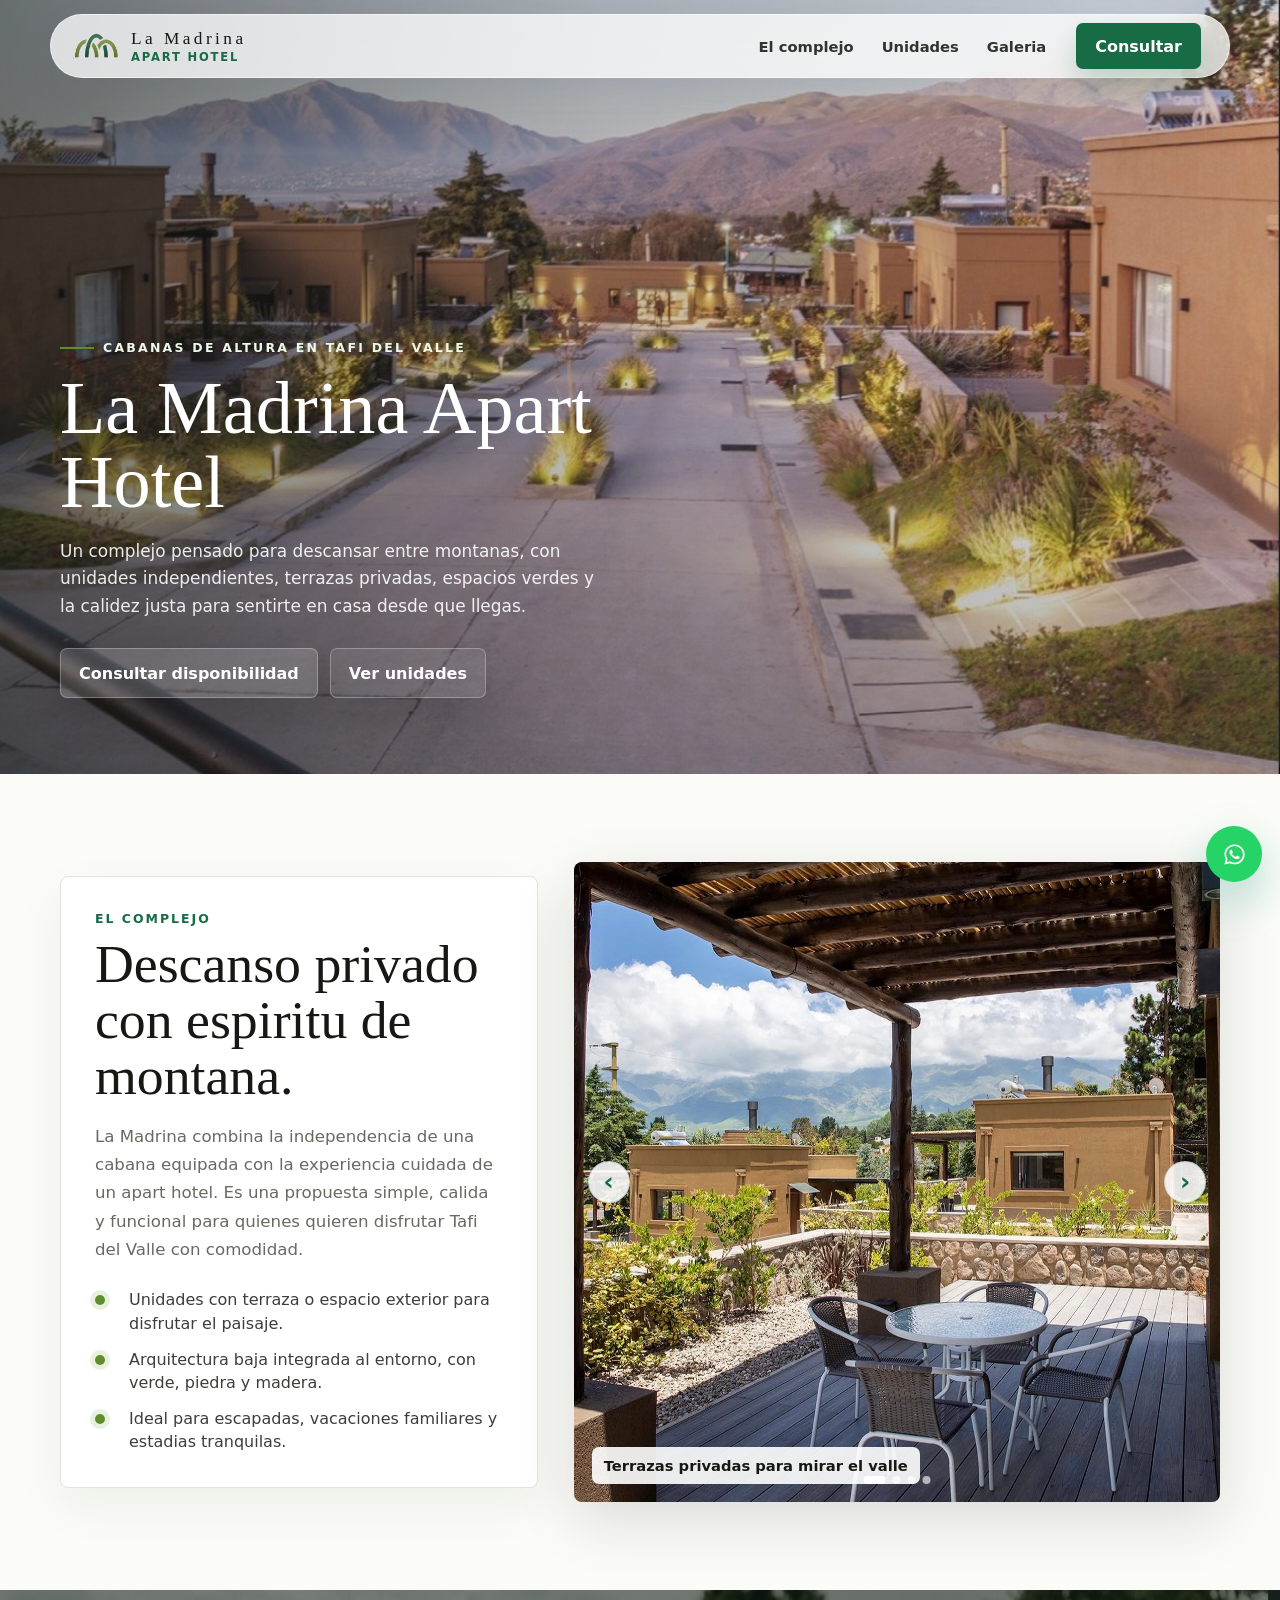
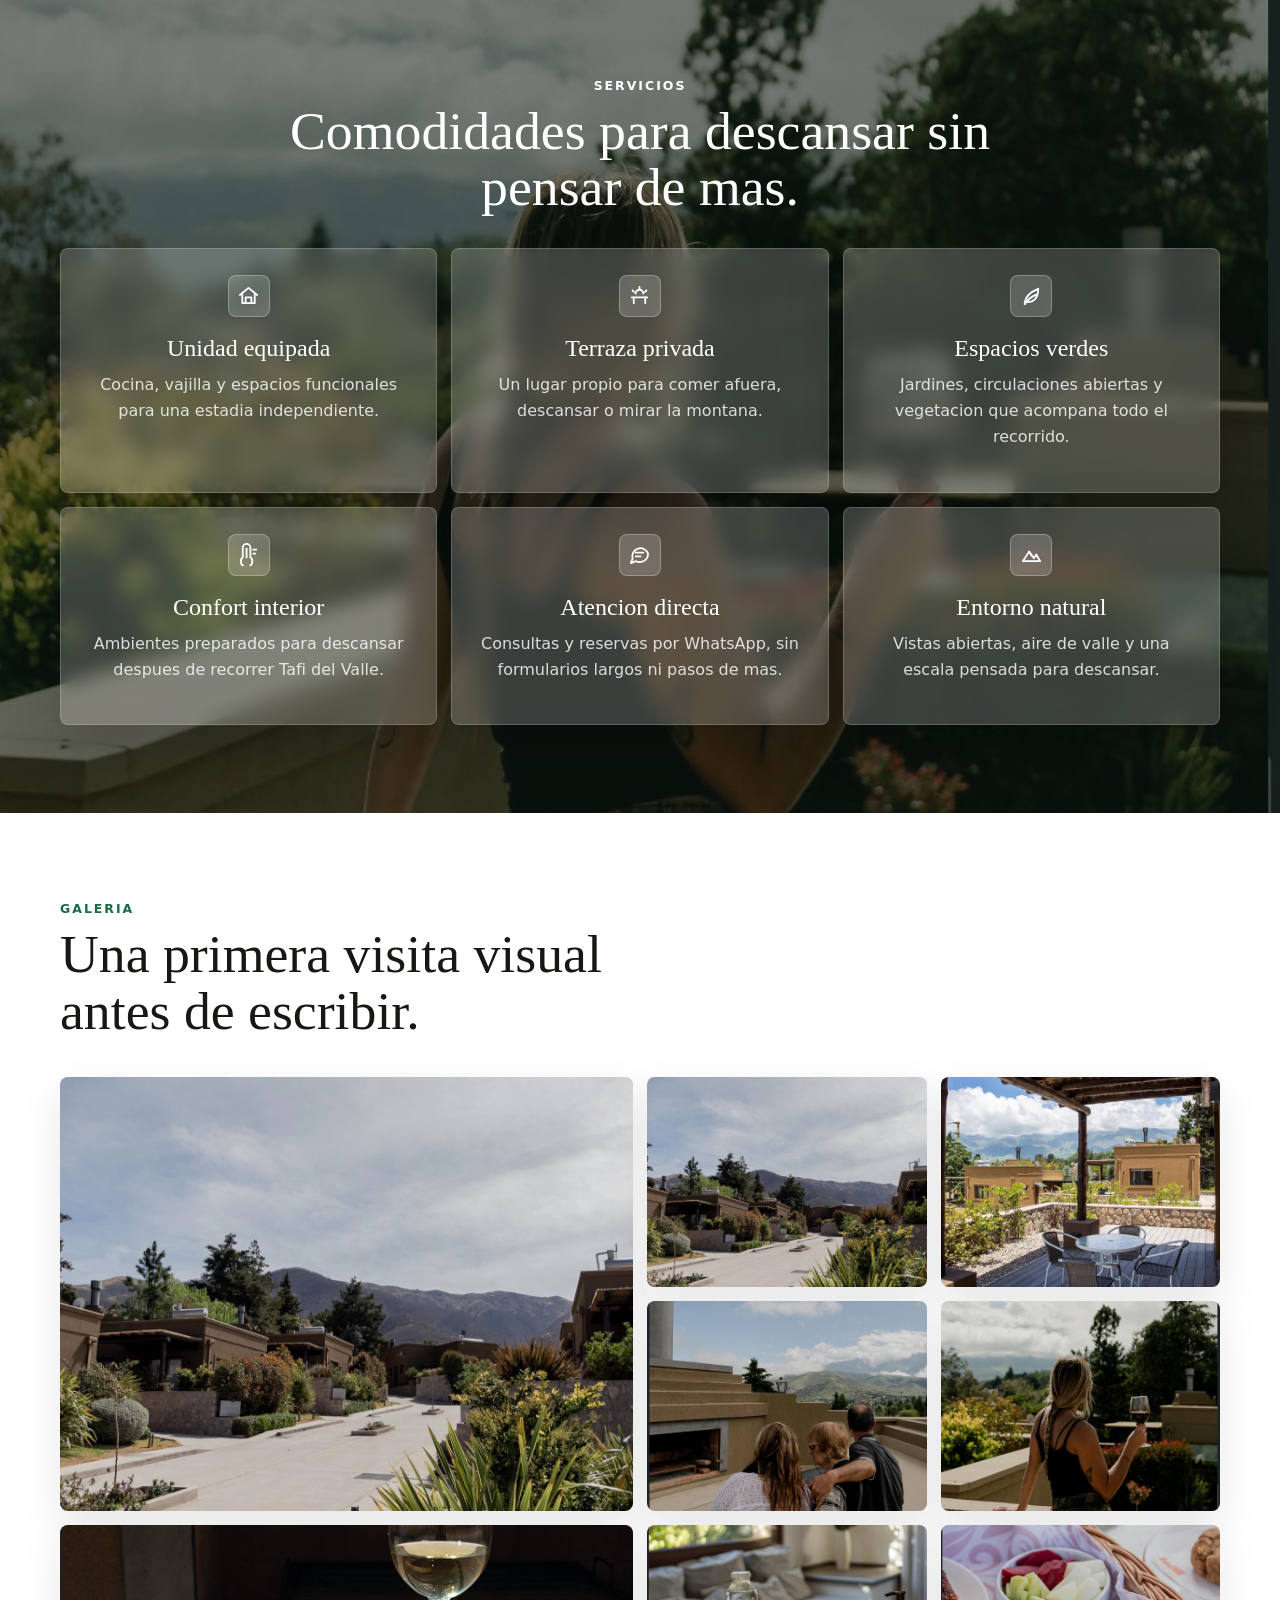
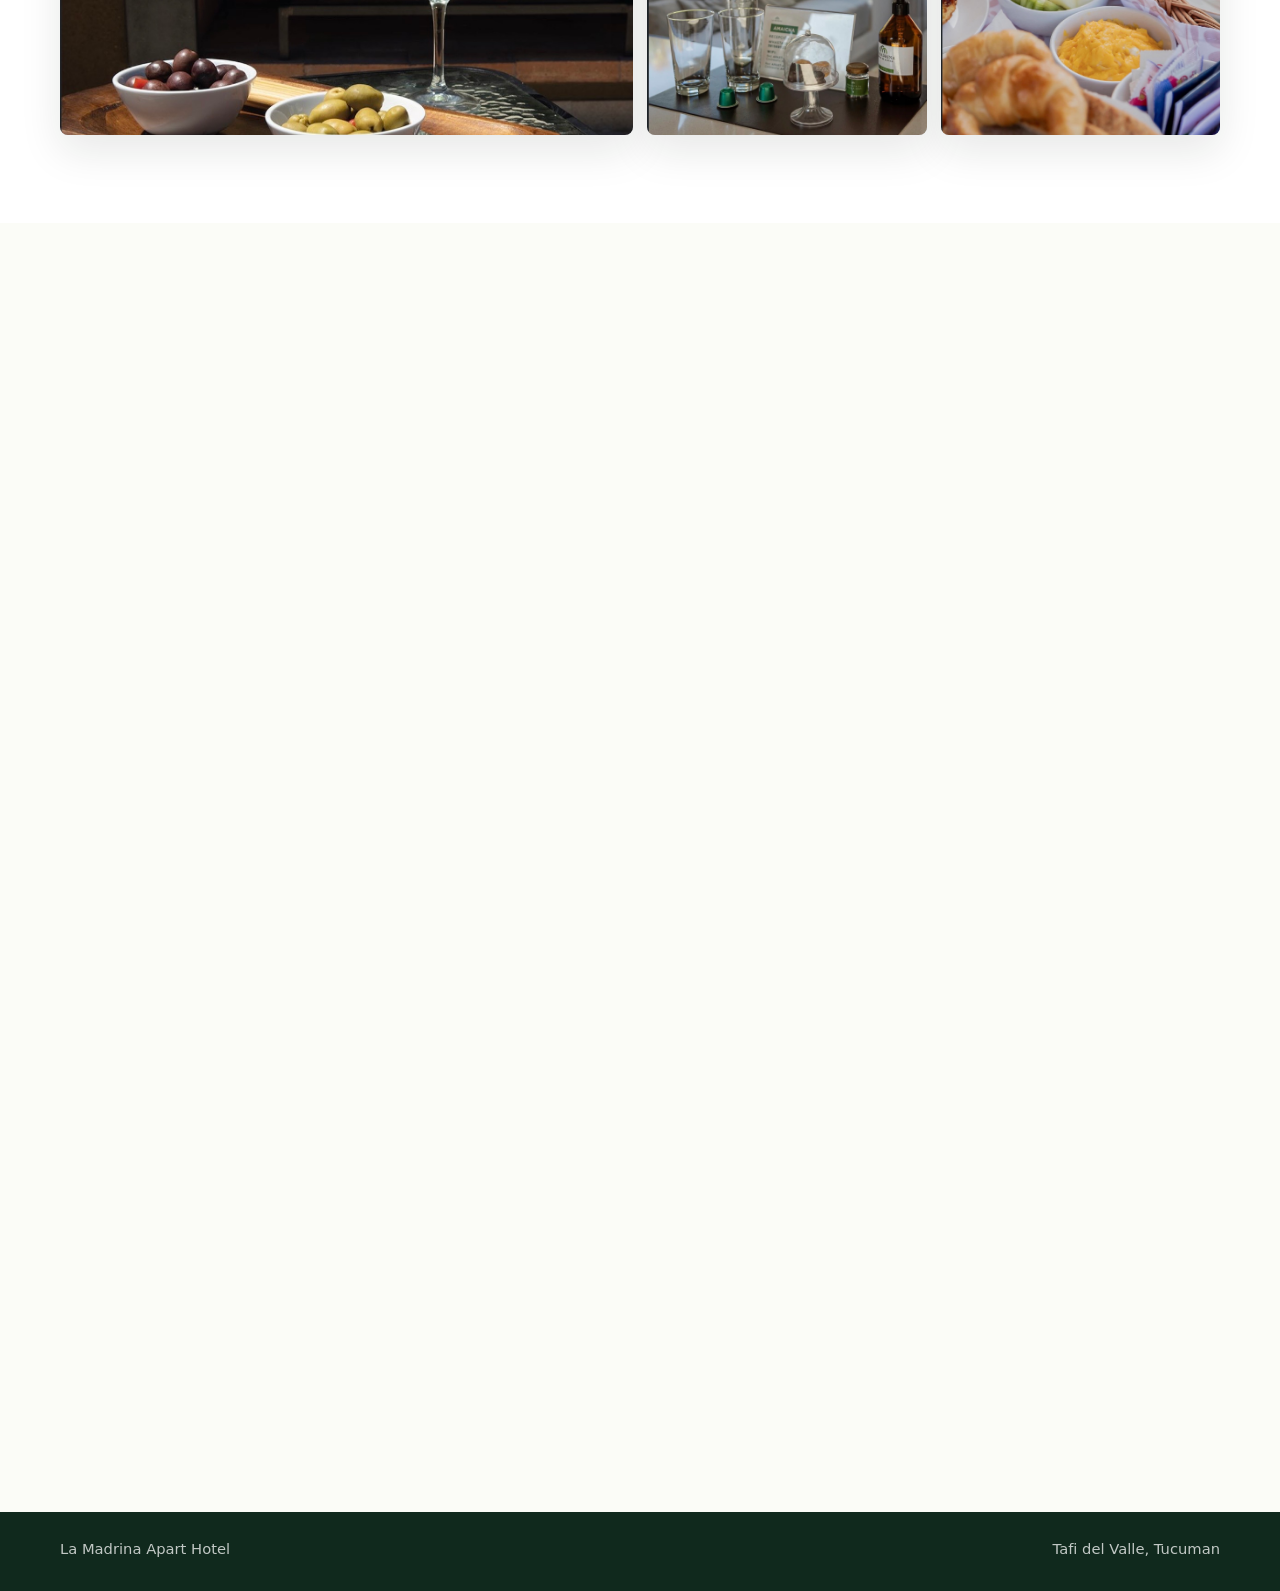
<file: index.html>
<!doctype html>
<html lang="es">
  <head>
    <meta charset="utf-8">
    <meta name="viewport" content="width=device-width, initial-scale=1">
    <title>La Madrina Apart Hotel</title>
    <meta
      name="description"
      content="La Madrina Apart Hotel, cabanas de altura para descansar entre montanas, terrazas privadas y naturaleza."
    >
    <style>
      :root {
        --green: #176b45;
        --green-soft: #5f8e2f;
        --ink: #171713;
        --muted: #676a61;
        --line: #e1e6d8;
        --paper: #fbfcf7;
        --white: #ffffff;
        --stone: #d5c9b5;
        --wood: #8a5f3e;
        --shadow: 0 18px 60px rgba(23, 23, 19, 0.14);
      }

      * {
        box-sizing: border-box;
      }

      html {
        scroll-behavior: smooth;
      }

      body {
        margin: 0;
        font-family: Inter, ui-sans-serif, system-ui, -apple-system, BlinkMacSystemFont, "Segoe UI", sans-serif;
        color: var(--ink);
        background: var(--paper);
        letter-spacing: 0;
      }

      img {
        display: block;
        max-width: 100%;
      }

      a {
        color: inherit;
        text-decoration: none;
      }

      button,
      .button {
        font: inherit;
      }

      .topbar {
        position: fixed;
        top: 0;
        left: 0;
        right: 0;
        z-index: 20;
        display: flex;
        justify-content: center;
        padding: 14px 18px;
        pointer-events: none;
        transition: padding 220ms ease, transform 220ms ease;
      }

      .topbar.is-scrolled {
        padding-block: 9px;
      }

      .nav {
        position: relative;
        width: min(1180px, 100%);
        min-height: 64px;
        display: grid;
        grid-template-columns: auto 1fr auto auto;
        align-items: center;
        gap: 18px;
        padding: 8px 10px 8px 22px;
        border: 1px solid rgba(255, 255, 255, 0.56);
        border-radius: 999px;
        background: rgba(255, 255, 255, 0.76);
        box-shadow: 0 18px 60px rgba(23, 23, 19, 0.12);
        backdrop-filter: blur(18px);
        pointer-events: auto;
        transition: background 220ms ease, border-color 220ms ease, box-shadow 220ms ease, min-height 220ms ease;
      }

      .topbar.is-scrolled .nav {
        min-height: 58px;
        border-color: rgba(255, 255, 255, 0.38);
        background: rgba(251, 252, 247, 0.58);
        box-shadow: 0 12px 38px rgba(23, 23, 19, 0.1);
      }

      .brand {
        display: flex;
        align-items: center;
        gap: 12px;
        min-width: 0;
        transition: transform 180ms ease;
      }

      .brand:hover {
        transform: translateY(-1px);
      }

      .brand-logo {
        width: 46px;
        height: 30px;
        object-fit: contain;
        flex: 0 0 auto;
      }

      .brand-text {
        display: grid;
        gap: 1px;
        min-width: 0;
      }

      .brand-name {
        font-family: Georgia, "Times New Roman", serif;
        font-size: 1.08rem;
        letter-spacing: 0.2em;
        white-space: nowrap;
      }

      .brand-type {
        color: var(--green);
        font-size: 0.72rem;
        font-weight: 800;
        letter-spacing: 0.16em;
        text-transform: uppercase;
      }

      .nav-links {
        display: flex;
        justify-content: flex-end;
        gap: 4px;
      }

      .nav-links a {
        position: relative;
        padding: 11px 12px;
        border-radius: 999px;
        color: #31342e;
        font-size: 0.92rem;
        font-weight: 700;
        transition: color 180ms ease, background 180ms ease, transform 180ms ease;
      }

      .nav-links a:hover,
      .nav-links a.is-active,
      .nav-links a[aria-current="page"] {
        background: var(--green);
        color: var(--white);
        transform: translateY(-1px);
      }

      .button {
        display: inline-flex;
        align-items: center;
        justify-content: center;
        min-height: 46px;
        padding: 0 18px;
        border: 1px solid transparent;
        border-radius: 7px;
        background: var(--green);
        color: var(--white);
        font-weight: 850;
        box-shadow: 0 14px 28px rgba(23, 107, 69, 0.24);
        cursor: pointer;
        white-space: nowrap;
        transition: transform 180ms ease, background 180ms ease, box-shadow 180ms ease, border-color 180ms ease;
      }

      .button:hover {
        background: #105b39;
        transform: translateY(-1px);
        box-shadow: 0 18px 34px rgba(23, 107, 69, 0.28);
      }

      .button.secondary {
        background: var(--white);
        color: var(--green);
        border-color: rgba(23, 107, 69, 0.22);
        box-shadow: none;
      }

      .button.secondary:hover {
        background: #f4f8ef;
        border-color: rgba(23, 107, 69, 0.34);
        box-shadow: none;
      }

      .menu-button {
        display: none;
        width: 46px;
        height: 46px;
        border: 1px solid var(--line);
        border-radius: 7px;
        background: var(--white);
        color: var(--green);
        cursor: pointer;
      }

      .menu-button span,
      .menu-button::before,
      .menu-button::after {
        content: "";
        display: block;
        width: 18px;
        height: 2px;
        margin: 4px auto;
        background: currentColor;
      }

      .hero {
        position: relative;
        min-height: 86vh;
        display: grid;
        align-items: end;
        padding: 150px 18px 76px;
        isolation: isolate;
        overflow: hidden;
        background: #2b3027;
      }

      .hero::before {
        content: "";
        position: absolute;
        inset: 0;
        z-index: -2;
        background-image: url("assets/la-madrina-hero.jpeg");
        background-size: cover;
        background-position: center center;
      }

      .hero::after {
        content: "";
        position: absolute;
        inset: 0;
        z-index: -1;
        background:
          linear-gradient(90deg, rgba(12, 20, 15, 0.54), rgba(12, 20, 15, 0.18) 47%, rgba(12, 20, 15, 0.02)),
          linear-gradient(0deg, rgba(12, 20, 15, 0.26), rgba(12, 20, 15, 0.02) 55%);
      }

      .hero-inner,
      .section-inner {
        width: min(1160px, 100%);
        margin: 0 auto;
      }

      .hero-content {
        width: min(560px, 100%);
        color: var(--white);
        animation: heroRise 820ms ease both;
      }

      .hero .button {
        min-height: 50px;
        border-color: rgba(255, 255, 255, 0.28);
        background: rgba(255, 255, 255, 0.16);
        color: var(--white);
        box-shadow: 0 18px 42px rgba(0, 0, 0, 0.18);
        backdrop-filter: blur(12px);
      }

      .hero .button:hover {
        border-color: rgba(255, 255, 255, 0.42);
        background: rgba(255, 255, 255, 0.24);
        box-shadow: 0 22px 52px rgba(0, 0, 0, 0.22);
      }

      .hero .button.secondary {
        background: rgba(255, 255, 255, 0.08);
        color: var(--white);
      }

      .hero .button.secondary:hover {
        background: rgba(255, 255, 255, 0.18);
      }

      .eyebrow {
        display: inline-flex;
        align-items: center;
        gap: 9px;
        margin: 0 0 16px;
        color: #eff7e9;
        font-size: 0.78rem;
        font-weight: 850;
        letter-spacing: 0.18em;
        text-transform: uppercase;
      }

      .eyebrow::before {
        content: "";
        width: 34px;
        height: 2px;
        background: var(--green-soft);
      }

      h1,
      h2,
      h3,
      p {
        margin-top: 0;
      }

      h1 {
        margin-bottom: 18px;
        font-family: Georgia, "Times New Roman", serif;
        font-size: clamp(2.7rem, 5.8vw, 4.8rem);
        line-height: 1;
        font-weight: 500;
      }

      .hero-copy {
        width: min(540px, 100%);
        margin-bottom: 28px;
        color: rgba(255, 255, 255, 0.9);
        font-size: 1.06rem;
        line-height: 1.62;
      }

      .hero-actions,
      .section-actions {
        display: flex;
        flex-wrap: wrap;
        gap: 12px;
        align-items: center;
      }

      section {
        scroll-margin-top: 96px;
      }

      .section {
        padding: 88px 18px;
      }

      .section.alt {
        background: var(--white);
      }

      .section-head {
        display: grid;
        grid-template-columns: minmax(0, 0.9fr) minmax(280px, 0.65fr);
        gap: 42px;
        align-items: end;
        margin-bottom: 38px;
      }

      .section-kicker {
        margin: 0 0 10px;
        color: var(--green);
        font-size: 0.78rem;
        font-weight: 900;
        letter-spacing: 0.16em;
        text-transform: uppercase;
      }

      h2 {
        margin-bottom: 0;
        font-family: Georgia, "Times New Roman", serif;
        font-size: clamp(2.1rem, 4.2vw, 3.6rem);
        line-height: 1.05;
        font-weight: 500;
      }

      .lead {
        margin-bottom: 0;
        color: var(--muted);
        font-size: 1.04rem;
        line-height: 1.7;
      }

      .intro-grid {
        display: grid;
        grid-template-columns: minmax(0, 0.85fr) minmax(0, 1.15fr);
        gap: 36px;
        align-items: center;
      }

      .intro-panel {
        padding: 34px;
        border: 1px solid var(--line);
        border-radius: 8px;
        background: var(--white);
        box-shadow: 0 18px 48px rgba(23, 31, 22, 0.06);
      }

      .intro-panel h2 {
        margin-bottom: 18px;
      }

      .check-list {
        display: grid;
        gap: 13px;
        margin: 24px 0 0;
        padding: 0;
        list-style: none;
      }

      .check-list li {
        display: grid;
        grid-template-columns: 24px 1fr;
        gap: 10px;
        color: #3b3f37;
        line-height: 1.45;
      }

      .check-list li::before {
        content: "";
        width: 10px;
        height: 10px;
        margin-top: 7px;
        border-radius: 50%;
        background: var(--green-soft);
        box-shadow: 0 0 0 5px #e8f1df;
      }

      .photo-carousel {
        position: relative;
        overflow: hidden;
        border-radius: 8px;
        background: #d9d9d9;
        box-shadow: var(--shadow);
        isolation: isolate;
        transition: transform 220ms ease, box-shadow 220ms ease;
      }

      .photo-carousel:hover {
        transform: translateY(-2px);
        box-shadow: 0 24px 70px rgba(23, 23, 19, 0.16);
      }

      .photo-carousel.is-complex {
        height: clamp(430px, 50vw, 640px);
      }

      .photo-carousel-track {
        height: 100%;
        display: flex;
        transition: transform 620ms ease;
      }

      .photo-slide {
        position: relative;
        min-width: 100%;
        height: 100%;
        margin: 0;
        overflow: hidden;
      }

      .photo-slide img {
        width: 100%;
        height: 100%;
        display: block;
        object-fit: cover;
      }

      .photo-slide figcaption {
        position: absolute;
        left: 18px;
        bottom: 18px;
        max-width: min(420px, calc(100% - 36px));
        padding: 10px 12px;
        border-radius: 7px;
        background: rgba(255, 255, 255, 0.9);
        color: var(--ink);
        font-size: 0.92rem;
        font-weight: 850;
      }

      .photo-arrow {
        position: absolute;
        top: 50%;
        z-index: 2;
        width: 42px;
        height: 42px;
        display: grid;
        place-items: center;
        border: 1px solid rgba(23, 107, 69, 0.2);
        border-radius: 999px;
        background: rgba(255, 255, 255, 0.88);
        color: var(--green);
        font-size: 1.55rem;
        font-weight: 900;
        line-height: 1;
        cursor: pointer;
        transform: translateY(-50%);
        transition: background 160ms ease, color 160ms ease;
      }

      .photo-arrow:hover {
        background: var(--green);
        color: var(--white);
      }

      .photo-arrow.prev {
        left: 14px;
      }

      .photo-arrow.next {
        right: 14px;
      }

      .photo-dots {
        position: absolute;
        left: 50%;
        bottom: 18px;
        z-index: 2;
        display: flex;
        gap: 7px;
        transform: translateX(-50%);
      }

      .photo-dot {
        width: 8px;
        height: 8px;
        padding: 0;
        border: 0;
        border-radius: 999px;
        background: rgba(255, 255, 255, 0.62);
        cursor: pointer;
      }

      .photo-dot.is-active {
        width: 22px;
        background: var(--white);
      }

      .gallery-mosaic {
        display: grid;
        grid-template-columns: repeat(4, minmax(0, 1fr));
        grid-auto-rows: 210px;
        gap: 14px;
      }

      .gallery-tile {
        position: relative;
        min-height: 210px;
        margin: 0;
        overflow: hidden;
        border-radius: 8px;
        background: #d9d9d9;
        box-shadow: 0 16px 42px rgba(23, 31, 22, 0.1);
      }

      .gallery-tile.is-featured {
        grid-column: span 2;
        grid-row: span 2;
      }

      .gallery-tile.is-wide {
        grid-column: span 2;
      }

      .gallery-tile img {
        width: 100%;
        height: 100%;
        display: block;
        object-fit: cover;
        transition: transform 260ms ease;
      }

      .gallery-tile:focus {
        outline: 3px solid rgba(23, 107, 69, 0.34);
        outline-offset: 3px;
      }

      .gallery-tile figcaption {
        position: absolute;
        inset: 0;
        display: flex;
        align-items: flex-end;
        padding: 18px;
        background: linear-gradient(
          rgba(23, 107, 69, 0.16),
          rgba(23, 107, 69, 0.78)
        );
        color: var(--white);
        font-size: 0.95rem;
        font-weight: 850;
        opacity: 0;
        transition: opacity 180ms ease;
      }

      .gallery-tile:hover img,
      .gallery-tile:focus img,
      .gallery-tile:focus-within img {
        transform: scale(1.04);
      }

      .gallery-tile:hover figcaption,
      .gallery-tile:focus figcaption,
      .gallery-tile:focus-within figcaption {
        opacity: 1;
      }

      .units-grid {
        display: grid;
        grid-template-columns: repeat(auto-fit, minmax(240px, 1fr));
        gap: 16px;
      }

      .home-capacity-groups {
        display: grid;
        gap: 34px;
      }

      .home-capacity-group {
        display: grid;
        gap: 16px;
        padding-top: 22px;
        border-top: 1px solid var(--line);
      }

      .home-capacity-head {
        display: grid;
        grid-template-columns: minmax(0, 0.55fr) minmax(240px, 0.45fr);
        gap: 22px;
        align-items: end;
      }

      .home-capacity-head h3 {
        margin-bottom: 0;
        font-size: clamp(1.55rem, 2.7vw, 2.25rem);
      }

      .home-capacity-head p {
        margin-bottom: 0;
        color: var(--muted);
        line-height: 1.55;
      }

      .unit-card,
      .service-card {
        border: 1px solid var(--line);
        border-radius: 8px;
        background: var(--white);
        overflow: hidden;
      }

      .unit-card {
        display: grid;
        min-height: 350px;
        transition: transform 160ms ease, box-shadow 160ms ease;
      }

      .unit-card:hover {
        transform: translateY(-3px);
        box-shadow: var(--shadow);
      }

      .unit-card .unit-media {
        min-height: 150px;
        background-size: cover;
        background-position: center;
      }

      .unit-body {
        padding: 24px;
        display: grid;
        align-content: space-between;
        gap: 24px;
      }

      .capacity {
        width: fit-content;
        padding: 7px 10px;
        border-radius: 999px;
        background: #eff5e7;
        color: var(--green);
        font-size: 0.78rem;
        font-weight: 900;
        text-transform: uppercase;
      }

      h3 {
        margin-bottom: 10px;
        font-family: Georgia, "Times New Roman", serif;
        font-size: 1.5rem;
        font-weight: 500;
      }

      .unit-card p,
      .service-card p,
      .location-copy p {
        color: var(--muted);
        line-height: 1.62;
      }

      .text-link {
        color: var(--green);
        font-weight: 850;
      }

      .text-link::after {
        content: " ->";
      }

      .services-grid {
        display: grid;
        grid-template-columns: repeat(3, minmax(0, 1fr));
        gap: 14px;
      }

      .services-section {
        position: relative;
        overflow: hidden;
        background:
          linear-gradient(rgba(16, 29, 22, 0.5), rgba(16, 29, 22, 0.56)),
          url("assets/la-madrina-vino-vista.jpeg") center / cover;
        color: var(--white);
      }

      .services-section::before,
      .services-section::after {
        content: "";
        position: absolute;
        left: -4vw;
        right: -4vw;
        height: 46px;
        z-index: 0;
        background: var(--soft);
      }

      .services-section::before {
        top: -18px;
        border-radius: 0 0 50% 50%;
      }

      .services-section::after {
        bottom: -18px;
        border-radius: 50% 50% 0 0;
      }

      .services-section .section-inner {
        position: relative;
        z-index: 1;
      }

      .services-section .section-head {
        display: block;
        max-width: 760px;
        margin: 0 auto 32px;
        text-align: center;
      }

      .services-section .section-kicker,
      .services-section h2 {
        color: var(--white);
      }

      .service-card {
        min-height: 190px;
        padding: 24px;
      }

      .services-section .service-card {
        min-height: 210px;
        padding: 26px 22px;
        border: 1px solid rgba(255, 255, 255, 0.18);
        background: rgba(255, 255, 255, 0.2);
        color: var(--white);
        text-align: center;
        box-shadow: 0 24px 60px rgba(0, 0, 0, 0.2);
        backdrop-filter: blur(10px);
        transition: transform 180ms ease, background 180ms ease, border-color 180ms ease;
      }

      .services-section .service-card:hover {
        transform: translateY(-4px);
        border-color: rgba(255, 255, 255, 0.34);
        background: rgba(255, 255, 255, 0.26);
      }

      .services-section .service-card p {
        color: rgba(255, 255, 255, 0.82);
      }

      .service-icon {
        width: 42px;
        height: 42px;
        display: grid;
        place-items: center;
        margin-bottom: 20px;
        border-radius: 8px;
        border: 1px solid rgba(23, 107, 69, 0.18);
        background: #eff5e7;
        color: var(--green);
      }

      .services-section .service-icon {
        margin: 0 auto 18px;
        border-color: rgba(255, 255, 255, 0.26);
        background: rgba(255, 255, 255, 0.18);
        color: var(--white);
      }

      .service-icon svg {
        width: 23px;
        height: 23px;
        stroke: currentColor;
        stroke-width: 1.9;
        stroke-linecap: round;
        stroke-linejoin: round;
        fill: none;
      }

      .location-grid {
        display: grid;
        grid-template-columns: minmax(0, 0.85fr) minmax(0, 1.15fr);
        gap: 28px;
        align-items: stretch;
      }

      .location-copy {
        padding: 36px;
        border: 1px solid var(--line);
        border-radius: 8px;
        background: rgba(255, 255, 255, 0.72);
        box-shadow: 0 18px 48px rgba(23, 31, 22, 0.08);
      }

      .reveal {
        opacity: 0;
        transform: translateY(24px);
        transition: opacity 680ms ease, transform 680ms ease;
      }

      .reveal.is-visible {
        opacity: 1;
        transform: translateY(0);
      }

      @keyframes heroRise {
        from {
          opacity: 0;
          transform: translateY(18px);
        }
        to {
          opacity: 1;
          transform: translateY(0);
        }
      }

      @media (prefers-reduced-motion: reduce) {
        html {
          scroll-behavior: auto;
        }

        *,
        *::before,
        *::after {
          animation-duration: 1ms !important;
          animation-iteration-count: 1 !important;
          scroll-behavior: auto !important;
          transition-duration: 1ms !important;
        }

        .reveal {
          opacity: 1;
          transform: none;
        }
      }

      .map-frame {
        min-height: 380px;
        border: 1px solid var(--line);
        border-radius: 8px;
        background: var(--white);
        box-shadow: var(--shadow);
        overflow: hidden;
      }

      .map-frame iframe {
        width: 100%;
        height: 100%;
        min-height: 380px;
        display: block;
        border: 0;
      }

      .cta-band {
        padding: 82px 18px;
        background: #fbfcf7;
        color: var(--ink);
      }

      .cta-inner {
        width: min(1160px, 100%);
        margin: 0 auto;
        display: grid;
        grid-template-columns: minmax(0, 0.9fr) minmax(300px, 1.1fr);
        gap: 34px;
        align-items: center;
        padding: clamp(22px, 4vw, 34px);
        border: 1px solid var(--line);
        border-radius: 8px;
        background: var(--white);
        box-shadow: 0 18px 52px rgba(23, 31, 22, 0.08);
      }

      .cta-content {
        padding: clamp(10px, 2vw, 18px);
      }

      .cta-kicker {
        margin: 0 0 13px;
        color: var(--green);
        font-size: 0.78rem;
        font-weight: 900;
        letter-spacing: 0.16em;
        text-transform: uppercase;
      }

      .cta-inner h2 {
        margin-bottom: 18px;
        color: var(--ink);
      }

      .cta-inner p {
        width: min(620px, 100%);
        margin: 0 0 28px;
        color: var(--muted);
        font-size: 1.04rem;
        line-height: 1.68;
      }

      .cta-content::before {
        content: "";
        display: block;
        width: 72px;
        height: 1px;
        margin-bottom: 26px;
        background: rgba(23, 107, 69, 0.3);
      }

      .cta-inner .button {
        border-color: transparent;
        background: var(--green);
        color: var(--white);
        box-shadow: 0 16px 34px rgba(23, 107, 69, 0.22);
      }

      .cta-inner .button:hover {
        background: #105b39;
        box-shadow: 0 20px 40px rgba(23, 107, 69, 0.27);
      }

      .cta-photo {
        min-height: 360px;
        border-radius: 8px;
        background: url("assets/la-madrina-familia-terraza.jpeg") center / cover;
        box-shadow: 0 18px 48px rgba(23, 31, 22, 0.12);
      }

      footer {
        padding: 28px 18px 34px;
        background: #10291d;
        color: rgba(255, 255, 255, 0.74);
      }

      .footer-inner {
        width: min(1160px, 100%);
        margin: 0 auto;
        display: flex;
        justify-content: space-between;
        gap: 16px;
        flex-wrap: wrap;
        font-size: 0.92rem;
      }

      .floating-cta {
        position: fixed;
        right: 18px;
        bottom: 18px;
        z-index: 25;
        width: 56px;
        height: 56px;
        min-height: 0;
        padding: 0;
        border-radius: 999px;
        background: #25d366;
        color: var(--white);
        box-shadow: 0 18px 44px rgba(18, 140, 126, 0.32);
      }

      .floating-cta:hover {
        background: #1ebe5d;
        box-shadow: 0 22px 52px rgba(18, 140, 126, 0.38);
      }

      .floating-cta svg {
        width: 27px;
        height: 27px;
        fill: currentColor;
      }

      @media (max-width: 920px) {
        .nav {
          grid-template-columns: auto 1fr auto;
        }

        .nav-links {
          position: absolute;
          top: calc(100% + 8px);
          left: 18px;
          right: 18px;
          display: none;
          grid-column: 1 / -1;
          padding: 10px;
          border: 1px solid var(--line);
          border-radius: 8px;
          background: var(--white);
          box-shadow: var(--shadow);
        }

        .nav-links.is-open {
          display: grid;
        }

        .nav-links a {
          min-height: 44px;
          display: flex;
          align-items: center;
        }

        .menu-button {
          display: block;
        }

        .nav > .button {
          display: none;
        }

        .hero {
          min-height: 86vh;
          padding-top: 130px;
          padding-bottom: 60px;
        }

        .section-head,
        .intro-grid,
        .location-grid,
        .cta-inner {
          grid-template-columns: 1fr;
        }

        .section-head {
          gap: 18px;
        }

        .cta-photo {
          min-height: 280px;
          order: -1;
        }

        .units-grid,
        .services-grid {
          grid-template-columns: repeat(2, minmax(0, 1fr));
        }

        .photo-carousel.is-complex {
          height: min(520px, 66vh);
        }

        .gallery-mosaic {
          grid-template-columns: repeat(2, minmax(0, 1fr));
          grid-auto-rows: 220px;
        }

        .gallery-tile.is-featured,
        .gallery-tile.is-wide {
          grid-column: span 2;
        }
      }

      @media (max-width: 620px) {
        .topbar {
          padding: 10px;
        }

        .nav {
          min-height: 58px;
          gap: 10px;
          padding: 7px 8px 7px 10px;
        }

        .brand-name {
          max-width: 170px;
          overflow: hidden;
          text-overflow: ellipsis;
          font-size: 0.92rem;
          letter-spacing: 0.14em;
        }

        .brand-type {
          font-size: 0.66rem;
        }

        .hero {
          min-height: auto;
          padding: 132px 16px 54px;
        }

        h1 {
          font-size: clamp(2.7rem, 16vw, 4.3rem);
        }

        .hero-copy {
          font-size: 1rem;
        }

        .hero-actions,
        .section-actions {
          align-items: stretch;
          flex-direction: column;
        }

        .button {
          width: 100%;
          white-space: normal;
          text-align: center;
          line-height: 1.2;
        }

        .units-grid,
        .home-capacity-head,
        .services-grid {
          grid-template-columns: 1fr;
        }

        .photo-carousel.is-complex {
          height: min(430px, 70vh);
        }

        .photo-arrow {
          width: 36px;
          height: 36px;
        }

        .photo-slide figcaption {
          right: 14px;
          left: 14px;
          bottom: 14px;
          max-width: none;
        }

        .gallery-mosaic {
          grid-template-columns: 1fr;
          grid-auto-rows: 260px;
        }

        .gallery-tile.is-featured,
        .gallery-tile.is-wide {
          grid-column: auto;
          grid-row: auto;
        }

        .gallery-tile figcaption {
          opacity: 1;
        }

        .section {
          padding: 64px 16px;
        }

        .intro-panel,
        .location-copy {
          padding: 24px;
        }

        .service-card {
          min-height: 0;
        }

        .floating-cta {
          display: none;
        }

        footer {
          padding-bottom: 34px;
        }
      }
    </style>
  </head>
  <body>
    <header class="topbar" data-topbar>
      <nav class="nav" aria-label="Navegacion principal">
        <a class="brand" href="#inicio" aria-label="Ir al inicio">
          <img class="brand-logo" src="assets/la-madrina-mark.png" alt="">
          <span class="brand-text">
            <span class="brand-name">La Madrina</span>
            <span class="brand-type">Apart Hotel</span>
          </span>
        </a>
        <div class="nav-links" data-menu>
          <a href="#complejo" data-nav-link="complejo">El complejo</a>
          <a href="unidades.html" data-nav-link="unidades">Unidades</a>
          <a href="#galeria" data-nav-link="galeria">Galeria</a>
        </div>
        <a class="button" data-whatsapp href="#" target="_blank" rel="noreferrer">Consultar</a>
        <button class="menu-button" data-menu-button aria-label="Abrir menu" aria-expanded="false">
          <span></span>
        </button>
      </nav>
    </header>

    <main>
      <section class="hero" id="inicio">
        <div class="hero-inner">
          <div class="hero-content">
            <p class="eyebrow">Cabanas de altura en Tafi del Valle</p>
            <h1>La Madrina Apart Hotel</h1>
            <p class="hero-copy">
              Un complejo pensado para descansar entre montanas, con unidades independientes,
              terrazas privadas, espacios verdes y la calidez justa para sentirte en casa desde que llegas.
            </p>
            <div class="hero-actions">
              <a class="button" data-whatsapp href="#" target="_blank" rel="noreferrer">Consultar disponibilidad</a>
              <a class="button secondary" href="unidades.html">Ver unidades</a>
            </div>
          </div>
        </div>
      </section>

      <section class="section" id="complejo">
        <div class="section-inner intro-grid">
          <div class="intro-panel">
            <p class="section-kicker">El complejo</p>
            <h2>Descanso privado con espiritu de montana.</h2>
            <p class="lead">
              La Madrina combina la independencia de una cabana equipada con la experiencia cuidada
              de un apart hotel. Es una propuesta simple, calida y funcional para quienes quieren
              disfrutar Tafi del Valle con comodidad.
            </p>
            <ul class="check-list">
              <li>Unidades con terraza o espacio exterior para disfrutar el paisaje.</li>
              <li>Arquitectura baja integrada al entorno, con verde, piedra y madera.</li>
              <li>Ideal para escapadas, vacaciones familiares y estadias tranquilas.</li>
            </ul>
          </div>
          <div class="photo-carousel is-complex" data-photo-carousel aria-label="Fotos del complejo">
            <div class="photo-carousel-track" data-photo-track>
              <figure class="photo-slide">
                <img src="assets/la-madrina-terraza.jpeg" alt="Terraza privada con vista a las montanas">
                <figcaption>Terrazas privadas para mirar el valle</figcaption>
              </figure>
              <figure class="photo-slide">
                <img src="assets/la-madrina-complejo-dia.jpeg" alt="Calle interna del complejo La Madrina">
                <figcaption>Arquitectura baja integrada al paisaje</figcaption>
              </figure>
              <figure class="photo-slide">
                <img src="assets/la-madrina-complejo-calle.jpeg" alt="Calle interna de La Madrina con vegetacion y montanas">
                <figcaption>Senderos, jardines y montanas cerca</figcaption>
              </figure>
              <figure class="photo-slide">
                <img src="assets/la-madrina-vino-vista.jpeg" alt="Persona con copa de vino mirando el paisaje">
                <figcaption>Momentos tranquilos frente al valle</figcaption>
              </figure>
            </div>
            <button class="photo-arrow prev" type="button" aria-label="Foto anterior" data-photo-prev>‹</button>
            <button class="photo-arrow next" type="button" aria-label="Foto siguiente" data-photo-next>›</button>
            <div class="photo-dots" data-photo-dots aria-label="Seleccionar foto"></div>
          </div>
        </div>
      </section>

      <section class="section services-section" id="servicios">
        <div class="section-inner">
          <div class="section-head">
            <div>
              <p class="section-kicker">Servicios</p>
              <h2>Comodidades para descansar sin pensar de mas.</h2>
            </div>
          </div>

          <div class="services-grid">
            <article class="service-card">
              <div class="service-icon" aria-hidden="true">
                <svg viewBox="0 0 24 24">
                  <path d="M3 11.5 12 4l9 7.5"></path>
                  <path d="M5.5 10.5V20h13v-9.5"></path>
                  <path d="M9 20v-6h6v6"></path>
                </svg>
              </div>
              <h3>Unidad equipada</h3>
              <p>Cocina, vajilla y espacios funcionales para una estadia independiente.</p>
            </article>
            <article class="service-card">
              <div class="service-icon" aria-hidden="true">
                <svg viewBox="0 0 24 24">
                  <path d="M4 14h16"></path>
                  <path d="M6 14v6"></path>
                  <path d="M18 14v6"></path>
                  <path d="M8 10a4 4 0 0 1 8 0"></path>
                  <path d="M12 3v2"></path>
                  <path d="M4.8 6.8 6.2 8.2"></path>
                  <path d="M19.2 6.8 17.8 8.2"></path>
                </svg>
              </div>
              <h3>Terraza privada</h3>
              <p>Un lugar propio para comer afuera, descansar o mirar la montana.</p>
            </article>
            <article class="service-card">
              <div class="service-icon" aria-hidden="true">
                <svg viewBox="0 0 24 24">
                  <path d="M5 21c0-7 4-12 14-16 0 9-4 14-12 14"></path>
                  <path d="M5 21c3-5 7-8 12-10"></path>
                </svg>
              </div>
              <h3>Espacios verdes</h3>
              <p>Jardines, circulaciones abiertas y vegetacion que acompana todo el recorrido.</p>
            </article>
            <article class="service-card">
              <div class="service-icon" aria-hidden="true">
                <svg viewBox="0 0 24 24">
                  <path d="M14 14.8V5a4 4 0 0 0-8 0v9.8a6 6 0 1 0 8 0Z"></path>
                  <path d="M10 6v9"></path>
                  <path d="M17 7h3"></path>
                  <path d="M17 11h2"></path>
                </svg>
              </div>
              <h3>Confort interior</h3>
              <p>Ambientes preparados para descansar despues de recorrer Tafi del Valle.</p>
            </article>
            <article class="service-card">
              <div class="service-icon" aria-hidden="true">
                <svg viewBox="0 0 24 24">
                  <path d="M21 11.5a8.4 8.4 0 0 1-9 8.3 8.8 8.8 0 0 1-3.7-.8L3 21l1.8-4.7A8.3 8.3 0 1 1 21 11.5Z"></path>
                  <path d="M8 10h8"></path>
                  <path d="M8 14h5"></path>
                </svg>
              </div>
              <h3>Atencion directa</h3>
              <p>Consultas y reservas por WhatsApp, sin formularios largos ni pasos de mas.</p>
            </article>
            <article class="service-card">
              <div class="service-icon" aria-hidden="true">
                <svg viewBox="0 0 24 24">
                  <path d="m3 19 6.5-10 5 7 2.5-4 4 7H3Z"></path>
                  <path d="M9.5 9 12 13"></path>
                </svg>
              </div>
              <h3>Entorno natural</h3>
              <p>Vistas abiertas, aire de valle y una escala pensada para descansar.</p>
            </article>
          </div>
        </div>
      </section>

      <section class="section alt" id="galeria">
        <div class="section-inner">
          <div class="section-head">
            <div>
              <p class="section-kicker">Galeria</p>
              <h2>Una primera visita visual antes de escribir.</h2>
            </div>
          </div>

          <div class="gallery-mosaic" aria-label="Galeria de La Madrina">
            <figure class="gallery-tile is-featured" tabindex="0">
              <img src="assets/la-madrina-complejo-dia.jpeg" alt="Calle interna del complejo La Madrina">
              <figcaption>Complejo integrado al paisaje</figcaption>
            </figure>
            <figure class="gallery-tile" tabindex="0">
              <img src="assets/la-madrina-complejo-calle.jpeg" alt="Calle interna de La Madrina con vegetacion y montanas">
              <figcaption>Senderos y verde del complejo</figcaption>
            </figure>
            <figure class="gallery-tile" tabindex="0">
              <img src="assets/la-madrina-terraza.jpeg" alt="Terraza con mesa y vista al valle">
              <figcaption>Terrazas privadas</figcaption>
            </figure>
            <figure class="gallery-tile" tabindex="0">
              <img src="assets/la-madrina-familia-terraza.jpeg" alt="Familia descansando en terraza con vista a las montanas">
              <figcaption>Espacios para compartir</figcaption>
            </figure>
            <figure class="gallery-tile" tabindex="0">
              <img src="assets/la-madrina-vino-vista.jpeg" alt="Persona con copa de vino mirando el paisaje">
              <figcaption>Momentos frente al valle</figcaption>
            </figure>
            <figure class="gallery-tile is-wide" tabindex="0">
              <img src="assets/la-madrina-vino.jpeg" alt="Detalle de copa de vino y aperitivos">
              <figcaption>Momentos de descanso</figcaption>
            </figure>
            <figure class="gallery-tile" tabindex="0">
              <img src="assets/la-madrina-amaicha-bienvenida.jpeg" alt="Detalle de bienvenida en la cabana Amaicha">
              <figcaption>Bienvenida en la unidad</figcaption>
            </figure>
            <figure class="gallery-tile" tabindex="0">
              <img src="assets/la-madrina-desayuno.jpeg" alt="Desayuno con medialunas, frutas y huevos">
              <figcaption>Desayunos para empezar el dia</figcaption>
            </figure>
          </div>
        </div>
      </section>

      <section class="section" id="ubicacion">
        <div class="section-inner location-grid">
          <div class="location-copy">
            <p class="section-kicker">Ubicacion</p>
            <h2>Cerca del paisaje que venis a buscar.</h2>
            <p>
              La Madrina se presenta como una base tranquila para recorrer Tafi del Valle,
              descansar entre salidas y volver a un entorno cuidado.
            </p>
            <div class="section-actions">
              <a class="button" data-whatsapp href="#" target="_blank" rel="noreferrer">Consultar por WhatsApp</a>
              <a class="button secondary" href="#inicio">Volver arriba</a>
            </div>
          </div>
          <div class="map-frame" aria-label="Mapa de La Madrina">
            <iframe
              src="https://www.google.com/maps/embed?pb=!1m18!1m12!1m3!1d14222.153965187437!2d-65.69985829356787!3d-26.851126834847406!2m3!1f0!2f0!3f0!3m2!1i1024!2i768!4f13.1!3m3!1m2!1s0x9422230004ee1edf%3A0xf31bd4cf93602bbd!2sLa%20Madrina!5e0!3m2!1ses!2sar!4v1784560262444!5m2!1ses!2sar"
              allowfullscreen
              loading="lazy"
              referrerpolicy="strict-origin-when-cross-origin"
              title="Ubicacion de La Madrina en Google Maps"
            ></iframe>
          </div>
        </div>
      </section>

      <section class="cta-band" id="reserva">
        <div class="cta-inner">
          <div class="cta-content">
            <p class="cta-kicker">Reservas</p>
            <h2>Listo para tu escapada a Tafi del Valle?</h2>
            <p>
              Escribinos con tus fechas ideales, cantidad de huespedes y tipo de viaje.
              Te respondemos con opciones disponibles para La Madrina.
            </p>
            <a class="button" data-whatsapp href="#" target="_blank" rel="noreferrer">Enviar consulta de reserva</a>
          </div>
          <div class="cta-photo" role="img" aria-label="Familia disfrutando la terraza de La Madrina"></div>
        </div>
      </section>
    </main>

    <footer>
      <div class="footer-inner">
        <span>La Madrina Apart Hotel</span>
        <span>Tafi del Valle, Tucuman</span>
      </div>
    </footer>

    <a class="button floating-cta" data-whatsapp href="#" target="_blank" rel="noreferrer" aria-label="Consultar por WhatsApp">
      <svg viewBox="0 0 32 32" aria-hidden="true">
        <path d="M16.04 4.01c-6.62 0-12 5.28-12 11.78 0 2.08.56 4.11 1.62 5.9l-1.72 6.3 6.52-1.68a12.26 12.26 0 0 0 5.58 1.35c6.62 0 12-5.28 12-11.78s-5.38-11.87-12-11.87Zm0 21.66c-1.76 0-3.49-.46-5-1.34l-.36-.21-3.87 1 1.03-3.72-.24-.38a9.53 9.53 0 0 1-1.49-5.22c0-5.41 4.46-9.81 9.93-9.81 2.66 0 5.15 1.02 7.03 2.88a9.66 9.66 0 0 1 2.9 6.96c0 5.41-4.46 9.84-9.93 9.84Zm5.45-7.36c-.3-.15-1.77-.86-2.04-.96-.27-.1-.47-.15-.67.15-.2.29-.77.96-.95 1.15-.17.2-.35.22-.65.07-.3-.15-1.25-.45-2.38-1.45-.88-.77-1.47-1.72-1.65-2.01-.17-.3-.02-.46.13-.61.13-.13.3-.35.45-.52.15-.17.2-.3.3-.5.1-.2.05-.37-.02-.52-.07-.15-.67-1.58-.92-2.16-.24-.56-.49-.49-.67-.5h-.57c-.2 0-.52.07-.79.37-.27.3-1.04 1-1.04 2.43s1.07 2.82 1.22 3.02c.15.2 2.1 3.16 5.09 4.43.71.3 1.27.48 1.7.62.71.22 1.36.19 1.88.12.57-.08 1.77-.71 2.02-1.4.25-.69.25-1.28.17-1.4-.08-.13-.27-.2-.57-.35Z"/>
      </svg>
    </a>

    <script>
      const whatsappText = "Hola! Quisiera consultar disponibilidad en La Madrina Apart Hotel.";
      const whatsappUrl = `https://wa.me/?text=${encodeURIComponent(whatsappText)}`;

      document.querySelectorAll("[data-whatsapp]").forEach((link) => {
        link.href = whatsappUrl;
      });

      const topbar = document.querySelector("[data-topbar]");
      const menu = document.querySelector("[data-menu]");
      const menuButton = document.querySelector("[data-menu-button]");

      const updateTopbar = () => {
        topbar.classList.toggle("is-scrolled", window.scrollY > 18);
      };

      updateTopbar();
      window.addEventListener("scroll", updateTopbar, { passive: true });

      const navSectionLinks = document.querySelectorAll("[data-nav-link]");
      const trackedSections = ["complejo", "galeria", "reserva"]
        .map((id) => document.getElementById(id))
        .filter(Boolean);

      const setActiveNav = (id) => {
        navSectionLinks.forEach((link) => {
          link.classList.toggle("is-active", link.dataset.navLink === id);
        });
      };

      const updateActiveNav = () => {
        const scrollProbe = window.scrollY + window.innerHeight * 0.34;
        let activeId = "";

        trackedSections.forEach((section) => {
          if (section.offsetTop <= scrollProbe) {
            activeId = section.id;
          }
        });

        if (window.location.hash === "#galeria") activeId = "galeria";
        if (window.location.hash === "#complejo") activeId = "complejo";
        setActiveNav(activeId);
      };

      updateActiveNav();
      window.addEventListener("scroll", updateActiveNav, { passive: true });
      window.addEventListener("hashchange", updateActiveNav);

      const revealTargets = document.querySelectorAll(
        ".section .section-inner, .cta-inner, .gallery-tile, .unit-card, .service-card, .location-copy, .map-frame"
      );

      revealTargets.forEach((element) => {
        element.classList.add("reveal");
      });

      if ("IntersectionObserver" in window) {
        const revealObserver = new IntersectionObserver(
          (entries) => {
            entries.forEach((entry) => {
              if (entry.isIntersecting) {
                entry.target.classList.add("is-visible");
                revealObserver.unobserve(entry.target);
              }
            });
          },
          { threshold: 0.16 }
        );

        revealTargets.forEach((element) => revealObserver.observe(element));
      } else {
        revealTargets.forEach((element) => element.classList.add("is-visible"));
      }

      menuButton.addEventListener("click", () => {
        const isOpen = menu.classList.toggle("is-open");
        menuButton.setAttribute("aria-expanded", String(isOpen));
      });

      menu.querySelectorAll("a").forEach((link) => {
        link.addEventListener("click", () => {
          menu.classList.remove("is-open");
          menuButton.setAttribute("aria-expanded", "false");
        });
      });

      document.querySelectorAll("[data-photo-carousel]").forEach((carousel) => {
        const track = carousel.querySelector("[data-photo-track]");
        const slides = Array.from(carousel.querySelectorAll(".photo-slide"));
        const prev = carousel.querySelector("[data-photo-prev]");
        const next = carousel.querySelector("[data-photo-next]");
        const dots = carousel.querySelector("[data-photo-dots]");
        let current = 0;
        let timer;

        slides.forEach((_, index) => {
          const dot = document.createElement("button");
          dot.className = "photo-dot";
          dot.type = "button";
          dot.setAttribute("aria-label", `Ver foto ${index + 1}`);
          dot.addEventListener("click", () => {
            goTo(index);
            restart();
          });
          dots.append(dot);
        });

        const dotButtons = Array.from(dots.querySelectorAll(".photo-dot"));

        const goTo = (index) => {
          current = (index + slides.length) % slides.length;
          track.style.transform = `translateX(-${current * 100}%)`;
          dotButtons.forEach((dot, dotIndex) => {
            dot.classList.toggle("is-active", dotIndex === current);
          });
        };

        const start = () => {
          timer = window.setInterval(() => goTo(current + 1), 4200);
        };

        const stop = () => {
          window.clearInterval(timer);
        };

        const restart = () => {
          stop();
          start();
        };

        prev.addEventListener("click", () => {
          goTo(current - 1);
          restart();
        });

        next.addEventListener("click", () => {
          goTo(current + 1);
          restart();
        });

        carousel.addEventListener("mouseenter", stop);
        carousel.addEventListener("mouseleave", start);
        carousel.addEventListener("focusin", stop);
        carousel.addEventListener("focusout", start);

        goTo(0);
        start();
      });
    </script>
  </body>
</html>
</file>
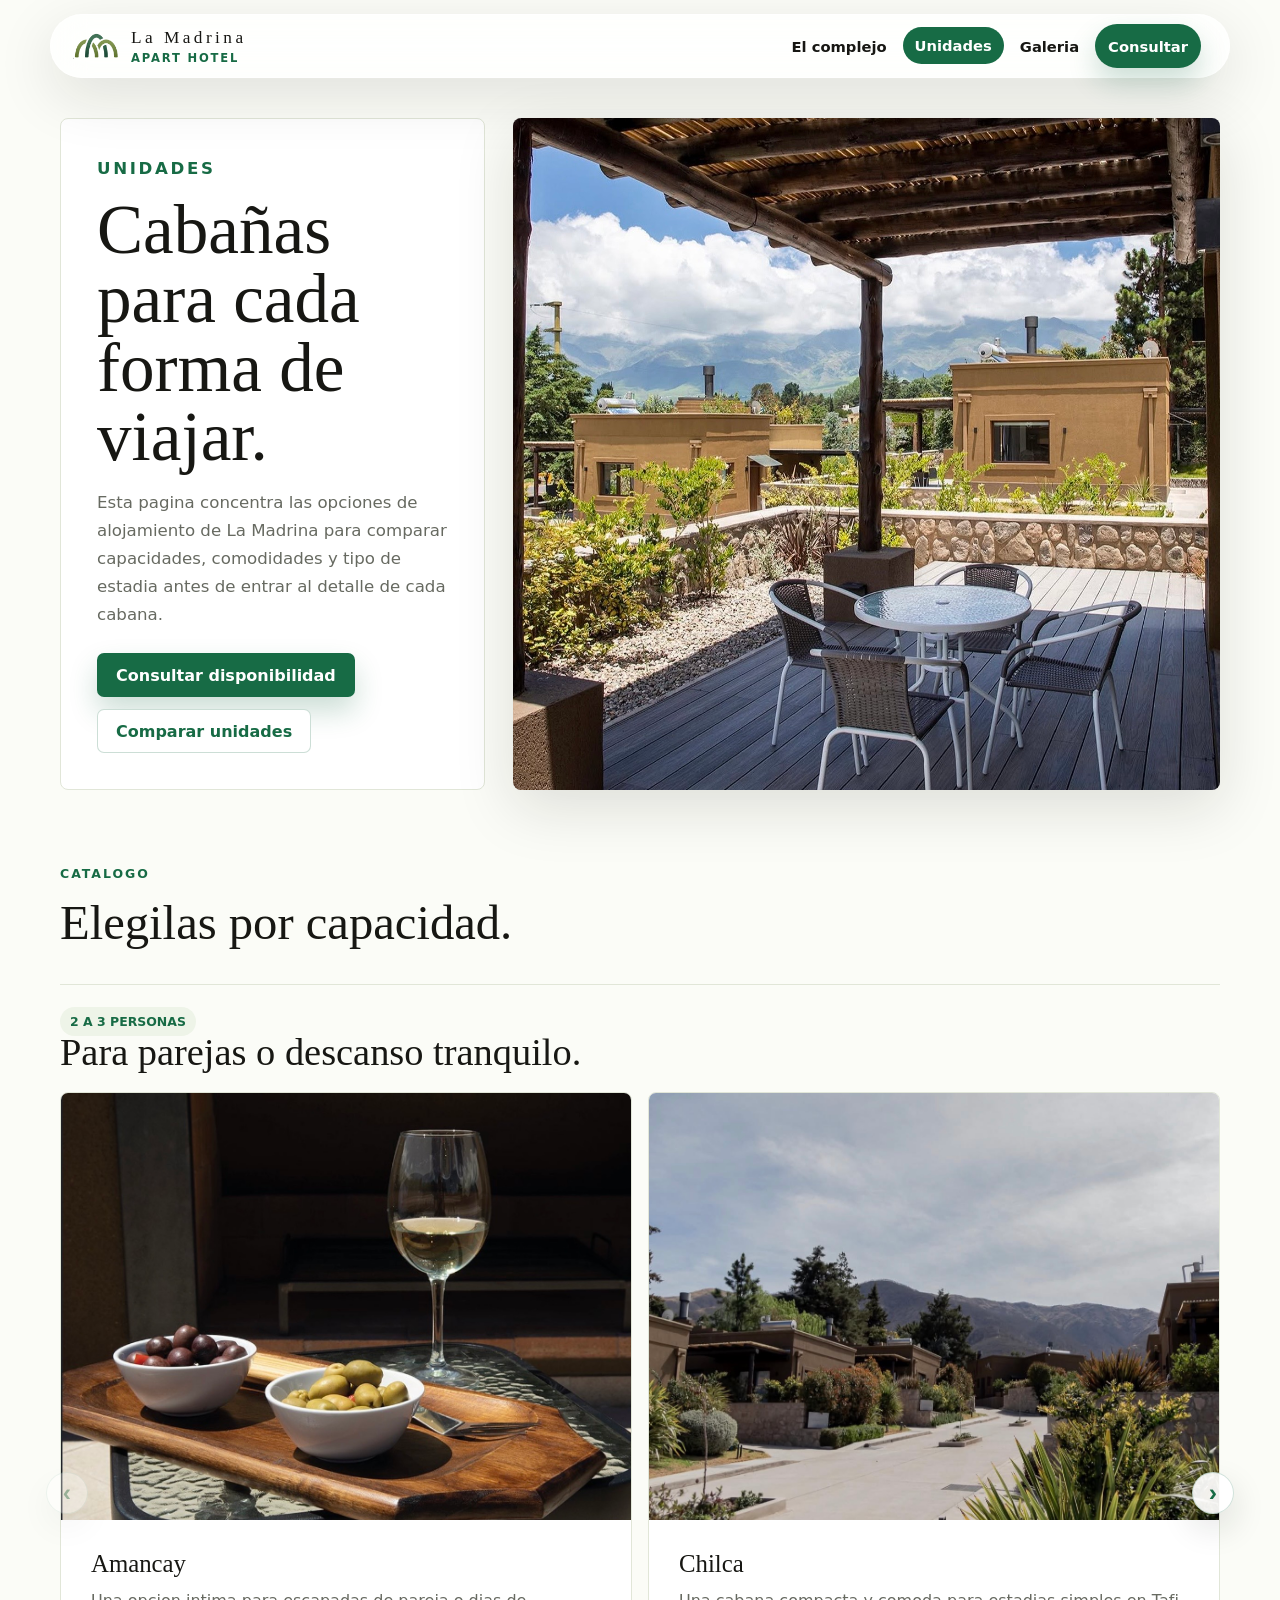
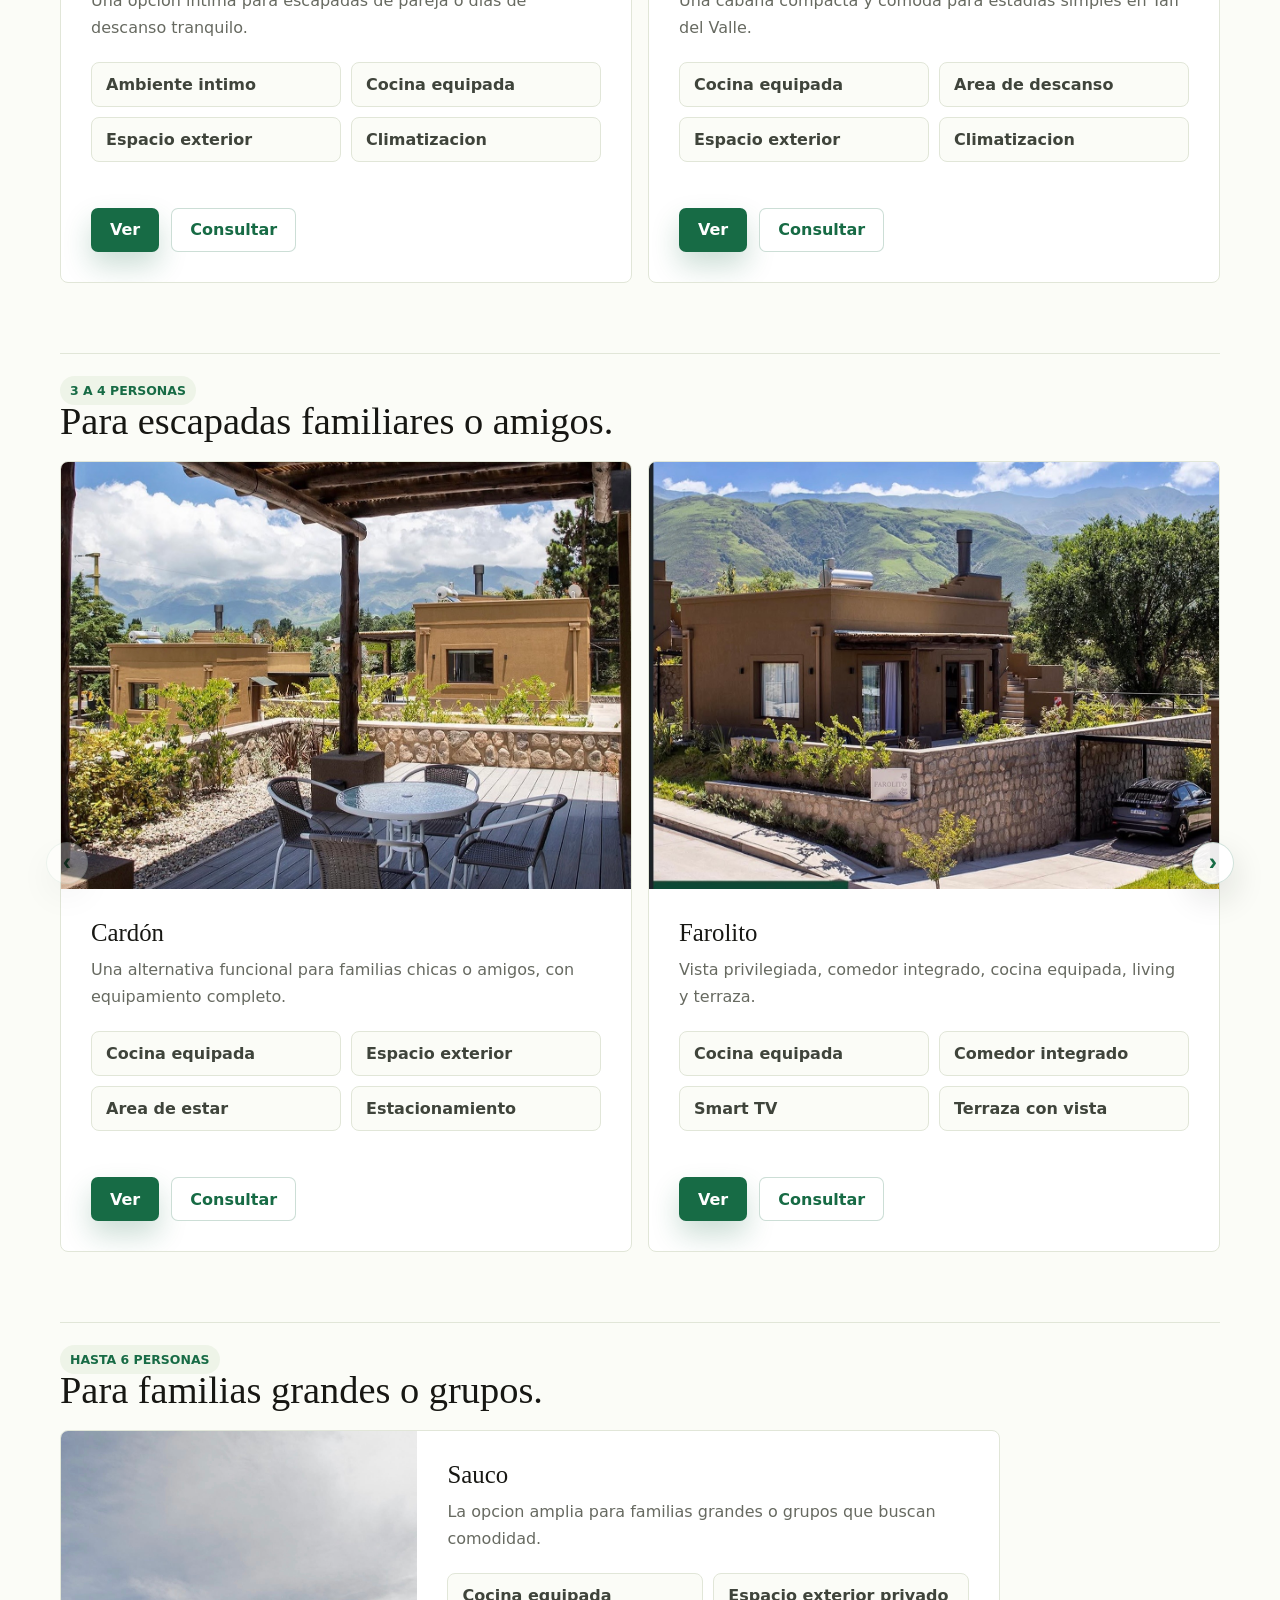
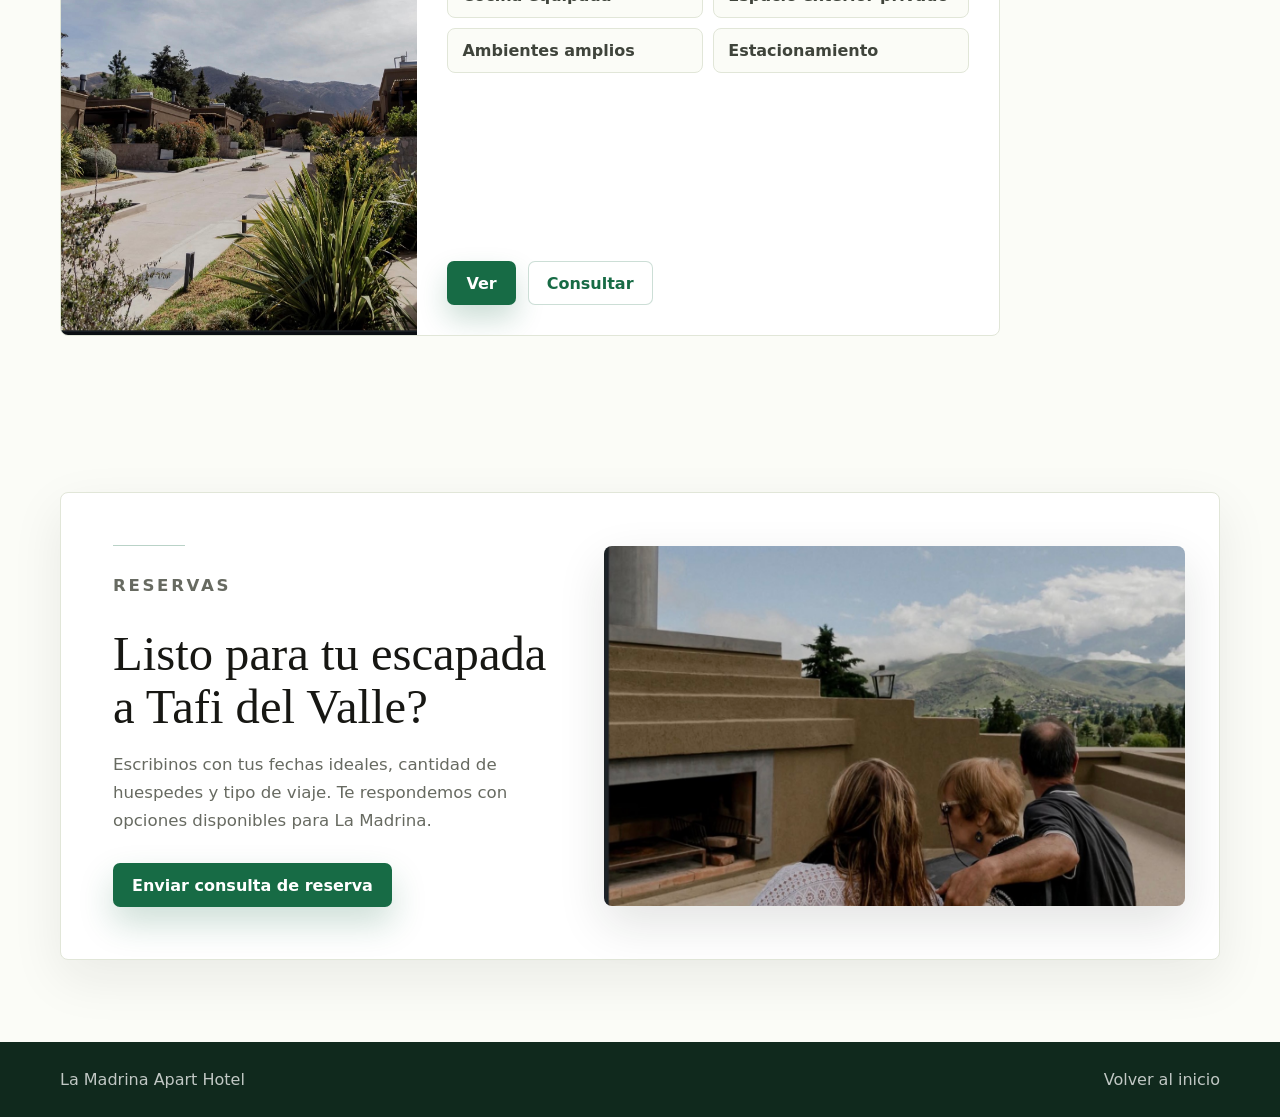
<file: unidades.html>
<!doctype html>
<html lang="es">
  <head>
    <meta charset="utf-8">
    <meta name="viewport" content="width=device-width, initial-scale=1">
    <title>Unidades | La Madrina Apart Hotel</title>
    <meta
      name="description"
      content="Conoce las unidades de La Madrina Apart Hotel por capacidad, amenities y tipo de estadia."
    >
    <style>
      :root {
        --green: #176b45;
        --green-soft: #5f8e2f;
        --ink: #171713;
        --muted: #676a61;
        --line: #e1e6d8;
        --paper: #fbfcf7;
        --white: #ffffff;
        --sage: #eef4e8;
        --shadow: 0 18px 60px rgba(23, 23, 19, 0.13);
      }

      * {
        box-sizing: border-box;
      }

      html {
        scroll-behavior: smooth;
      }

      body {
        margin: 0;
        font-family: Inter, ui-sans-serif, system-ui, -apple-system, BlinkMacSystemFont, "Segoe UI", sans-serif;
        color: var(--ink);
        background: var(--paper);
      }

      a {
        color: inherit;
        text-decoration: none;
      }

      img {
        display: block;
        width: 100%;
      }

      .topbar {
        position: fixed;
        top: 0;
        left: 0;
        right: 0;
        z-index: 20;
        display: flex;
        justify-content: center;
        padding: 14px 18px;
        pointer-events: none;
        transition: padding 220ms ease;
      }

      .topbar.is-scrolled {
        padding-block: 9px;
      }

      .nav {
        position: relative;
        width: min(1180px, 100%);
        min-height: 64px;
        display: grid;
        grid-template-columns: auto 1fr auto;
        align-items: center;
        gap: 18px;
        padding: 8px 10px 8px 22px;
        border: 1px solid rgba(255, 255, 255, 0.56);
        border-radius: 999px;
        background: rgba(255, 255, 255, 0.76);
        box-shadow: 0 18px 60px rgba(23, 23, 19, 0.12);
        backdrop-filter: blur(18px);
        pointer-events: auto;
        transition: background 220ms ease, border-color 220ms ease, box-shadow 220ms ease, min-height 220ms ease;
      }

      .topbar.is-scrolled .nav {
        min-height: 58px;
        border-color: rgba(255, 255, 255, 0.38);
        background: rgba(251, 252, 247, 0.58);
        box-shadow: 0 12px 38px rgba(23, 23, 19, 0.1);
      }

      .brand {
        display: flex;
        align-items: center;
        gap: 12px;
        min-width: 0;
        transition: transform 180ms ease;
      }

      .brand:hover {
        transform: translateY(-1px);
      }

      .brand-logo {
        width: 46px;
        height: 30px;
        object-fit: contain;
        flex: 0 0 auto;
      }

      .brand-text {
        display: grid;
        gap: 1px;
        min-width: 0;
      }

      .brand-name {
        display: block;
        font-family: Georgia, "Times New Roman", serif;
        letter-spacing: 0.2em;
        font-size: 1.08rem;
      }

      .brand-type {
        display: block;
        margin-top: 2px;
        color: var(--green);
        font-size: 0.72rem;
        font-weight: 800;
        letter-spacing: 0.16em;
        text-transform: uppercase;
      }

      .nav-links {
        display: flex;
        align-items: center;
        justify-content: end;
        gap: 4px;
        flex-wrap: wrap;
      }

      .nav-links a {
        position: relative;
        padding: 10px 12px;
        border-radius: 999px;
        font-size: 0.92rem;
        font-weight: 750;
        transition: color 180ms ease, background 180ms ease, transform 180ms ease;
      }

      .nav-links a:hover,
      .nav-links a[aria-current="page"] {
        background: var(--green);
        color: var(--white);
        transform: translateY(-1px);
      }

      .button {
        display: inline-flex;
        align-items: center;
        justify-content: center;
        min-height: 44px;
        padding: 0 18px;
        border: 1px solid transparent;
        border-radius: 7px;
        background: var(--green);
        color: var(--white);
        font-weight: 850;
        white-space: nowrap;
        box-shadow: 0 14px 28px rgba(23, 107, 69, 0.22);
        transition: transform 180ms ease, background 180ms ease, box-shadow 180ms ease, border-color 180ms ease;
      }

      .button:hover {
        background: #105b39;
        transform: translateY(-1px);
        box-shadow: 0 18px 34px rgba(23, 107, 69, 0.28);
      }

      .button.secondary {
        background: var(--white);
        color: var(--green);
        border-color: rgba(23, 107, 69, 0.22);
        box-shadow: none;
      }

      .button.secondary:hover {
        background: #f4f8ef;
        border-color: rgba(23, 107, 69, 0.34);
        box-shadow: none;
      }

      .hero {
        width: min(1160px, calc(100% - 36px));
        margin: 118px auto 0;
        display: grid;
        grid-template-columns: minmax(300px, 0.6fr) minmax(0, 1fr);
        gap: 28px;
        align-items: stretch;
      }

      .hero-copy {
        padding: 36px;
        border: 1px solid var(--line);
        border-radius: 8px;
        background: var(--white);
      }

      .hero-media {
        min-height: 520px;
        border-radius: 8px;
        background: url("assets/la-madrina-terraza.jpeg") center / cover;
        box-shadow: var(--shadow);
      }

      .kicker {
        margin: 0 0 12px;
        color: var(--green);
        font-size: 0.78rem;
        font-weight: 900;
        letter-spacing: 0.16em;
        text-transform: uppercase;
      }

      h1,
      h2,
      h3,
      p {
        margin-top: 0;
      }

      h1,
      h2,
      h3 {
        font-family: Georgia, "Times New Roman", serif;
        font-weight: 500;
      }

      h1 {
        margin-bottom: 18px;
        font-size: clamp(2.6rem, 5.4vw, 4.8rem);
        line-height: 1;
      }

      h2 {
        margin-bottom: 0;
        font-size: clamp(2rem, 3.8vw, 3.2rem);
        line-height: 1.08;
      }

      h3 {
        margin-bottom: 10px;
        font-size: 1.55rem;
      }

      p {
        color: var(--muted);
        line-height: 1.68;
      }

      .hero-copy p {
        font-size: 1.04rem;
      }

      .hero-actions,
      .section-actions {
        display: flex;
        flex-wrap: wrap;
        gap: 12px;
        margin-top: 24px;
      }

      .section {
        padding: 74px 18px;
      }

      .section.alt {
        background: var(--white);
      }

      .inner {
        width: min(1160px, 100%);
        margin: 0 auto;
      }

      .section-head {
        display: grid;
        grid-template-columns: minmax(0, 0.9fr) minmax(280px, 0.65fr);
        gap: 38px;
        align-items: end;
        margin-bottom: 34px;
      }

      .lead {
        margin-bottom: 0;
        font-size: 1.04rem;
      }

      .capacity-sections {
        display: grid;
        gap: 58px;
      }

      .capacity-group {
        display: grid;
        gap: 18px;
      }

      .capacity-title {
        display: grid;
        grid-template-columns: 1fr;
        gap: 24px;
        align-items: end;
        padding-top: 26px;
        border-top: 1px solid var(--line);
      }

      .capacity-title h3 {
        margin-bottom: 0;
        font-size: clamp(1.8rem, 3vw, 2.6rem);
      }

      .cabin-choice-grid {
        display: grid;
        grid-auto-flow: column;
        grid-auto-columns: calc((100% - 16px) / 2);
        gap: 16px;
        overflow-x: auto;
        padding-bottom: 12px;
        scroll-snap-type: x mandatory;
        scrollbar-color: rgba(23, 107, 69, 0.45) transparent;
      }

      .carousel-shell {
        position: relative;
      }

      .carousel-arrow {
        position: absolute;
        top: 50%;
        z-index: 2;
        width: 42px;
        height: 42px;
        display: grid;
        place-items: center;
        border: 1px solid rgba(23, 107, 69, 0.2);
        border-radius: 999px;
        background: rgba(255, 255, 255, 0.92);
        color: var(--green);
        font-size: 1.55rem;
        font-weight: 900;
        line-height: 1;
        box-shadow: 0 14px 34px rgba(23, 31, 22, 0.14);
        cursor: pointer;
        transform: translateY(-50%);
        transition: background 160ms ease, color 160ms ease, opacity 160ms ease;
      }

      .carousel-arrow:hover {
        background: var(--green);
        color: var(--white);
      }

      .carousel-arrow.prev {
        left: -14px;
      }

      .carousel-arrow.next {
        right: -14px;
      }

      .carousel-arrow[disabled] {
        opacity: 0.35;
        pointer-events: none;
      }

      .cabin-choice {
        position: relative;
        display: grid;
        grid-template-rows: auto 1fr;
        border: 1px solid var(--line);
        border-radius: 8px;
        background: var(--white);
        overflow: hidden;
        scroll-snap-align: start;
        cursor: pointer;
        transition: transform 160ms ease, box-shadow 160ms ease;
      }

      .cabin-choice:hover {
        transform: translateY(-3px);
        box-shadow: var(--shadow);
      }

      #hasta-6 .cabin-choice-grid {
        grid-auto-flow: row;
        grid-auto-columns: initial;
        grid-template-columns: minmax(0, 940px);
        justify-content: start;
        overflow: visible;
        padding-bottom: 0;
        scroll-snap-type: none;
      }

      #hasta-6 .cabin-choice {
        grid-template-columns: minmax(260px, 0.38fr) minmax(0, 0.62fr);
        grid-template-rows: auto;
        min-height: 310px;
      }

      #hasta-6 .cabin-choice img {
        min-height: 100%;
        aspect-ratio: auto;
      }

      .cabin-choice img {
        height: 100%;
        min-height: 230px;
        aspect-ratio: 4 / 3;
        object-fit: cover;
      }

      .cabin-info {
        padding: 30px;
        display: grid;
        align-content: space-between;
        gap: 22px;
        transition: background 180ms ease, color 180ms ease;
      }

      .cabin-choice:hover .cabin-info,
      .cabin-choice:active .cabin-info,
      .cabin-choice:focus-within .cabin-info {
        background: rgba(23, 107, 69, 0.88);
        color: var(--white);
      }

      .cabin-choice:hover .cabin-info p,
      .cabin-choice:active .cabin-info p,
      .cabin-choice:focus-within .cabin-info p,
      .cabin-choice:hover .amenity-list li,
      .cabin-choice:active .amenity-list li,
      .cabin-choice:focus-within .amenity-list li {
        color: rgba(255, 255, 255, 0.88);
      }

      .cabin-choice:hover .amenity-list li,
      .cabin-choice:active .amenity-list li,
      .cabin-choice:focus-within .amenity-list li {
        border-color: rgba(255, 255, 255, 0.28);
        background: rgba(255, 255, 255, 0.12);
      }

      .capacity {
        width: fit-content;
        margin-bottom: 14px;
        padding: 7px 10px;
        border-radius: 999px;
        background: var(--sage);
        color: var(--green);
        font-size: 0.78rem;
        font-weight: 900;
        text-transform: uppercase;
      }

      .amenity-list {
        display: grid;
        grid-template-columns: repeat(2, minmax(0, 1fr));
        gap: 10px;
        margin: 20px 0 0;
        padding: 0;
        list-style: none;
      }

      .amenity-list li {
        padding: 12px 14px;
        border: 1px solid var(--line);
        border-radius: 8px;
        background: #fbfcf7;
        color: #3f443b;
        font-weight: 700;
      }

      .compare-grid {
        display: grid;
        grid-template-columns: repeat(auto-fit, minmax(230px, 1fr));
        gap: 14px;
      }

      .compare-card {
        padding: 24px;
        border: 1px solid var(--line);
        border-radius: 8px;
        background: var(--white);
      }

      .compare-card strong {
        display: block;
        margin-bottom: 8px;
        color: var(--green);
      }

      .compare-card p {
        margin-bottom: 0;
      }

      .cta-band {
        padding: 82px 18px;
        background: #fbfcf7;
        color: var(--ink);
      }

      .cta-inner {
        width: min(1160px, 100%);
        margin: 0 auto;
        display: grid;
        grid-template-columns: minmax(0, 0.9fr) minmax(300px, 1.1fr);
        gap: 34px;
        align-items: center;
        padding: clamp(22px, 4vw, 34px);
        border: 1px solid var(--line);
        border-radius: 8px;
        background: var(--white);
        box-shadow: 0 18px 52px rgba(23, 31, 22, 0.08);
      }

      .cta-content {
        padding: clamp(10px, 2vw, 18px);
      }

      .cta-kicker {
        margin: 0 0 13px;
        color: var(--green);
        font-size: 0.78rem;
        font-weight: 900;
        letter-spacing: 0.16em;
        text-transform: uppercase;
      }

      .cta-inner h2 {
        margin-bottom: 18px;
        color: var(--ink);
      }

      .cta-inner p {
        width: min(620px, 100%);
        margin: 0 0 28px;
        color: var(--muted);
        font-size: 1.04rem;
        line-height: 1.68;
      }

      .cta-content::before {
        content: "";
        display: block;
        width: 72px;
        height: 1px;
        margin-bottom: 26px;
        background: rgba(23, 107, 69, 0.3);
      }

      .cta-inner .button {
        border-color: transparent;
        background: var(--green);
        color: var(--white);
        box-shadow: 0 16px 34px rgba(23, 107, 69, 0.22);
      }

      .cta-inner .button:hover {
        background: #105b39;
        box-shadow: 0 20px 40px rgba(23, 107, 69, 0.27);
      }

      .cta-photo {
        min-height: 360px;
        border-radius: 8px;
        background: url("assets/la-madrina-familia-terraza.jpeg") center / cover;
        box-shadow: 0 18px 48px rgba(23, 31, 22, 0.12);
      }

      footer {
        padding: 28px 18px;
        background: #10291d;
        color: rgba(255, 255, 255, 0.74);
      }

      .footer-inner {
        width: min(1160px, 100%);
        margin: 0 auto;
        display: flex;
        justify-content: space-between;
        gap: 14px;
        flex-wrap: wrap;
      }

      @media (max-width: 860px) {
        .carousel-arrow.prev {
          left: 8px;
        }

        .carousel-arrow.next {
          right: 8px;
        }

        .topbar {
          padding: 12px;
        }

        .nav {
          grid-template-columns: 1fr;
          align-items: flex-start;
          border-radius: 28px;
          padding: 12px;
        }

        .hero,
        .section-head,
        .capacity-title,
        .cta-inner {
          grid-template-columns: 1fr;
        }

        .cta-photo {
          min-height: 280px;
          order: -1;
        }

        .compare-grid {
          grid-template-columns: 1fr;
        }

        #hasta-6 .cabin-choice {
          grid-template-columns: 1fr;
          min-height: 0;
        }

        #hasta-6 .cabin-choice img {
          min-height: 230px;
          aspect-ratio: 4 / 3;
        }

      }

      @media (max-width: 560px) {
        .cabin-choice-grid {
          grid-auto-columns: minmax(260px, 86%);
        }

        .hero {
          width: calc(100% - 28px);
          margin-top: 112px;
        }

        .topbar {
          padding: 10px;
        }

        .nav {
          gap: 10px;
          border-radius: 24px;
        }

        .brand-name {
          font-size: 1rem;
        }

        .hero-copy,
        .cabin-info {
          padding: 24px;
        }

        .button {
          width: 100%;
          white-space: normal;
          text-align: center;
        }

        .amenity-list {
          grid-template-columns: 1fr;
        }
      }
    </style>
  </head>
  <body>
    <header class="topbar" data-topbar>
      <nav class="nav" aria-label="Navegacion principal">
        <a class="brand" href="index.html">
          <img class="brand-logo" src="assets/la-madrina-mark.png" alt="">
          <span class="brand-text">
            <span class="brand-name">La Madrina</span>
            <span class="brand-type">Apart Hotel</span>
          </span>
        </a>
        <div class="nav-links">
          <a href="index.html#complejo">El complejo</a>
          <a href="unidades.html" aria-current="page">Unidades</a>
          <a href="index.html#galeria">Galeria</a>
          <a class="button" data-whatsapp href="#">Consultar</a>
        </div>
      </nav>
    </header>

    <main>
      <section class="hero">
        <div class="hero-copy">
          <p class="kicker">Unidades</p>
          <h1>Cabañas para cada forma de viajar.</h1>
          <p>
            Esta pagina concentra las opciones de alojamiento de La Madrina para comparar capacidades,
            comodidades y tipo de estadia antes de entrar al detalle de cada cabana.
          </p>
          <div class="hero-actions">
            <a class="button" data-whatsapp href="#">Consultar disponibilidad</a>
            <a class="button secondary" href="#detalle">Comparar unidades</a>
          </div>
        </div>
        <div class="hero-media" role="img" aria-label="Terraza privada de La Madrina"></div>
      </section>

      <section class="section" id="detalle">
        <div class="inner">
          <div class="section-head">
            <div>
              <p class="kicker">Catalogo</p>
              <h2>Elegilas por capacidad.</h2>
            </div>
          </div>

          <div class="capacity-sections">
            <section class="capacity-group" id="2-a-3">
              <div class="capacity-title">
                <div>
                  <span class="capacity">2 a 3 personas</span>
                  <h3>Para parejas o descanso tranquilo.</h3>
                </div>
              </div>
              <div class="carousel-shell" data-carousel>
                <button class="carousel-arrow prev" type="button" aria-label="Ver unidades anteriores" data-carousel-prev>‹</button>
                <div class="cabin-choice-grid" data-carousel-track>
                  <article class="cabin-choice">
                    <img src="assets/la-madrina-vino.jpeg" alt="Detalle de descanso en La Madrina">
                    <div class="cabin-info">
                      <div>
                        <h3>Amancay</h3>
                        <p>Una opcion intima para escapadas de pareja o dias de descanso tranquilo.</p>
                        <ul class="amenity-list">
                          <li>Ambiente intimo</li>
                          <li>Cocina equipada</li>
                          <li>Espacio exterior</li>
                          <li>Climatizacion</li>
                        </ul>
                      </div>
                      <div class="section-actions">
                        <a class="button" href="cabanas/amancay.html">Ver</a>
                        <a class="button secondary" data-whatsapp href="#">Consultar</a>
                      </div>
                    </div>
                  </article>

                  <article class="cabin-choice">
                    <img src="assets/la-madrina-complejo-dia.jpeg" alt="Vista exterior de La Madrina">
                    <div class="cabin-info">
                      <div>
                        <h3>Chilca</h3>
                        <p>Una cabana compacta y comoda para estadias simples en Tafi del Valle.</p>
                        <ul class="amenity-list">
                          <li>Cocina equipada</li>
                          <li>Area de descanso</li>
                          <li>Espacio exterior</li>
                          <li>Climatizacion</li>
                        </ul>
                      </div>
                      <div class="section-actions">
                        <a class="button" href="cabanas/chilca.html">Ver</a>
                        <a class="button secondary" data-whatsapp href="#">Consultar</a>
                      </div>
                    </div>
                  </article>

                  <article class="cabin-choice">
                    <img src="assets/la-madrina-terraza.jpeg" alt="Terraza privada en La Madrina">
                    <div class="cabin-info">
                      <div>
                        <h3>Amaicha</h3>
                        <p>Una opcion tranquila para desconectar, descansar y disfrutar el entorno.</p>
                        <ul class="amenity-list">
                          <li>Ambiente intimo</li>
                          <li>Cocina equipada</li>
                          <li>Espacio exterior</li>
                          <li>Climatizacion</li>
                        </ul>
                      </div>
                      <div class="section-actions">
                        <a class="button" href="cabanas/amaicha.html">Ver</a>
                        <a class="button secondary" data-whatsapp href="#">Consultar</a>
                      </div>
                    </div>
                  </article>
                </div>
                <button class="carousel-arrow next" type="button" aria-label="Ver mas unidades" data-carousel-next>›</button>
              </div>
            </section>

            <section class="capacity-group" id="3-a-4">
              <div class="capacity-title">
                <div>
                  <span class="capacity">3 a 4 personas</span>
                  <h3>Para escapadas familiares o amigos.</h3>
                </div>
              </div>
              <div class="carousel-shell" data-carousel>
                <button class="carousel-arrow prev" type="button" aria-label="Ver unidades anteriores" data-carousel-prev>‹</button>
                <div class="cabin-choice-grid" data-carousel-track>
                  <article class="cabin-choice">
                    <img src="assets/la-madrina-terraza.jpeg" alt="Terraza de La Madrina">
                    <div class="cabin-info">
                      <div>
                        <h3>Cardón</h3>
                        <p>Una alternativa funcional para familias chicas o amigos, con equipamiento completo.</p>
                        <ul class="amenity-list">
                          <li>Cocina equipada</li>
                          <li>Espacio exterior</li>
                          <li>Area de estar</li>
                          <li>Estacionamiento</li>
                        </ul>
                      </div>
                      <div class="section-actions">
                        <a class="button" href="cabanas/cardon.html">Ver</a>
                        <a class="button secondary" data-whatsapp href="#">Consultar</a>
                      </div>
                    </div>
                  </article>

                  <article class="cabin-choice">
                    <img src="assets/farolito-exterior.jpeg" alt="Exterior de la cabana Farolito">
                    <div class="cabin-info">
                      <div>
                        <h3>Farolito</h3>
                        <p>Vista privilegiada, comedor integrado, cocina equipada, living y terraza.</p>
                        <ul class="amenity-list">
                          <li>Cocina equipada</li>
                          <li>Comedor integrado</li>
                          <li>Smart TV</li>
                          <li>Terraza con vista</li>
                        </ul>
                      </div>
                      <div class="section-actions">
                        <a class="button" href="cabanas/farolito.html">Ver</a>
                        <a class="button secondary" data-whatsapp href="#">Consultar</a>
                      </div>
                    </div>
                  </article>

                  <article class="cabin-choice">
                    <img src="assets/penca-living.jpeg" alt="Living de la cabana Penca">
                    <div class="cabin-info">
                      <div>
                        <h3>Penca</h3>
                        <p>Living calido, cocina equipada, bano completo y terraza con vista al entorno.</p>
                        <ul class="amenity-list">
                          <li>Cocina equipada</li>
                          <li>Living con sillones</li>
                          <li>Smart TV</li>
                          <li>Terraza con vista</li>
                        </ul>
                      </div>
                      <div class="section-actions">
                        <a class="button" href="cabanas/penca.html">Ver</a>
                        <a class="button secondary" data-whatsapp href="#">Consultar</a>
                      </div>
                    </div>
                  </article>
                </div>
                <button class="carousel-arrow next" type="button" aria-label="Ver mas unidades" data-carousel-next>›</button>
              </div>
            </section>

            <section class="capacity-group" id="hasta-6">
              <div class="capacity-title">
                <div>
                  <span class="capacity">Hasta 6 personas</span>
                  <h3>Para familias grandes o grupos.</h3>
                </div>
              </div>
              <div class="cabin-choice-grid">
                <article class="cabin-choice">
                  <img src="assets/la-madrina-complejo-dia.jpeg" alt="Vista exterior de La Madrina">
                  <div class="cabin-info">
                    <div>
                      <h3>Sauco</h3>
                      <p>La opcion amplia para familias grandes o grupos que buscan comodidad.</p>
                      <ul class="amenity-list">
                        <li>Cocina equipada</li>
                        <li>Espacio exterior privado</li>
                        <li>Ambientes amplios</li>
                        <li>Estacionamiento</li>
                      </ul>
                    </div>
                    <div class="section-actions">
                      <a class="button" href="cabanas/sauco.html">Ver</a>
                      <a class="button secondary" data-whatsapp href="#">Consultar</a>
                    </div>
                  </div>
                </article>
              </div>
            </section>
          </div>
        </div>
      </section>

      <section class="cta-band" id="reserva">
        <div class="cta-inner">
          <div class="cta-content">
            <p class="cta-kicker">Reservas</p>
            <h2>Listo para tu escapada a Tafi del Valle?</h2>
            <p>
              Escribinos con tus fechas ideales, cantidad de huespedes y tipo de viaje.
              Te respondemos con opciones disponibles para La Madrina.
            </p>
            <a class="button" data-whatsapp href="#">Enviar consulta de reserva</a>
          </div>
          <div class="cta-photo" role="img" aria-label="Familia disfrutando la terraza de La Madrina"></div>
        </div>
      </section>
    </main>

    <footer>
      <div class="footer-inner">
        <span>La Madrina Apart Hotel</span>
        <span><a href="index.html">Volver al inicio</a></span>
      </div>
    </footer>

    <script>
      const whatsappText = "Hola! Quisiera consultar disponibilidad de unidades en La Madrina Apart Hotel.";
      const whatsappUrl = `https://wa.me/?text=${encodeURIComponent(whatsappText)}`;
      document.querySelectorAll("[data-whatsapp]").forEach((link) => {
        link.href = whatsappUrl;
        link.target = "_blank";
        link.rel = "noreferrer";
      });

      const topbar = document.querySelector("[data-topbar]");
      const updateTopbar = () => {
        topbar.classList.toggle("is-scrolled", window.scrollY > 18);
      };
      updateTopbar();
      window.addEventListener("scroll", updateTopbar, { passive: true });

      document.querySelectorAll("[data-carousel]").forEach((carousel) => {
        const track = carousel.querySelector("[data-carousel-track]");
        const prev = carousel.querySelector("[data-carousel-prev]");
        const next = carousel.querySelector("[data-carousel-next]");

        const updateButtons = () => {
          const maxScroll = track.scrollWidth - track.clientWidth - 4;
          prev.disabled = track.scrollLeft <= 4;
          next.disabled = track.scrollLeft >= maxScroll;
        };

        const move = (direction) => {
          track.scrollBy({
            left: direction * track.clientWidth,
            behavior: "smooth"
          });
        };

        prev.addEventListener("click", () => move(-1));
        next.addEventListener("click", () => move(1));
        track.addEventListener("scroll", updateButtons, { passive: true });
        window.addEventListener("resize", updateButtons);
        updateButtons();
      });

      document.querySelectorAll(".cabin-choice").forEach((card) => {
        card.addEventListener("click", (event) => {
          if (event.target.closest("a, button")) return;
          const detailLink = card.querySelector(".section-actions .button:not(.secondary)");
          detailLink?.click();
        });
      });
    </script>
  </body>
</html>
</file>
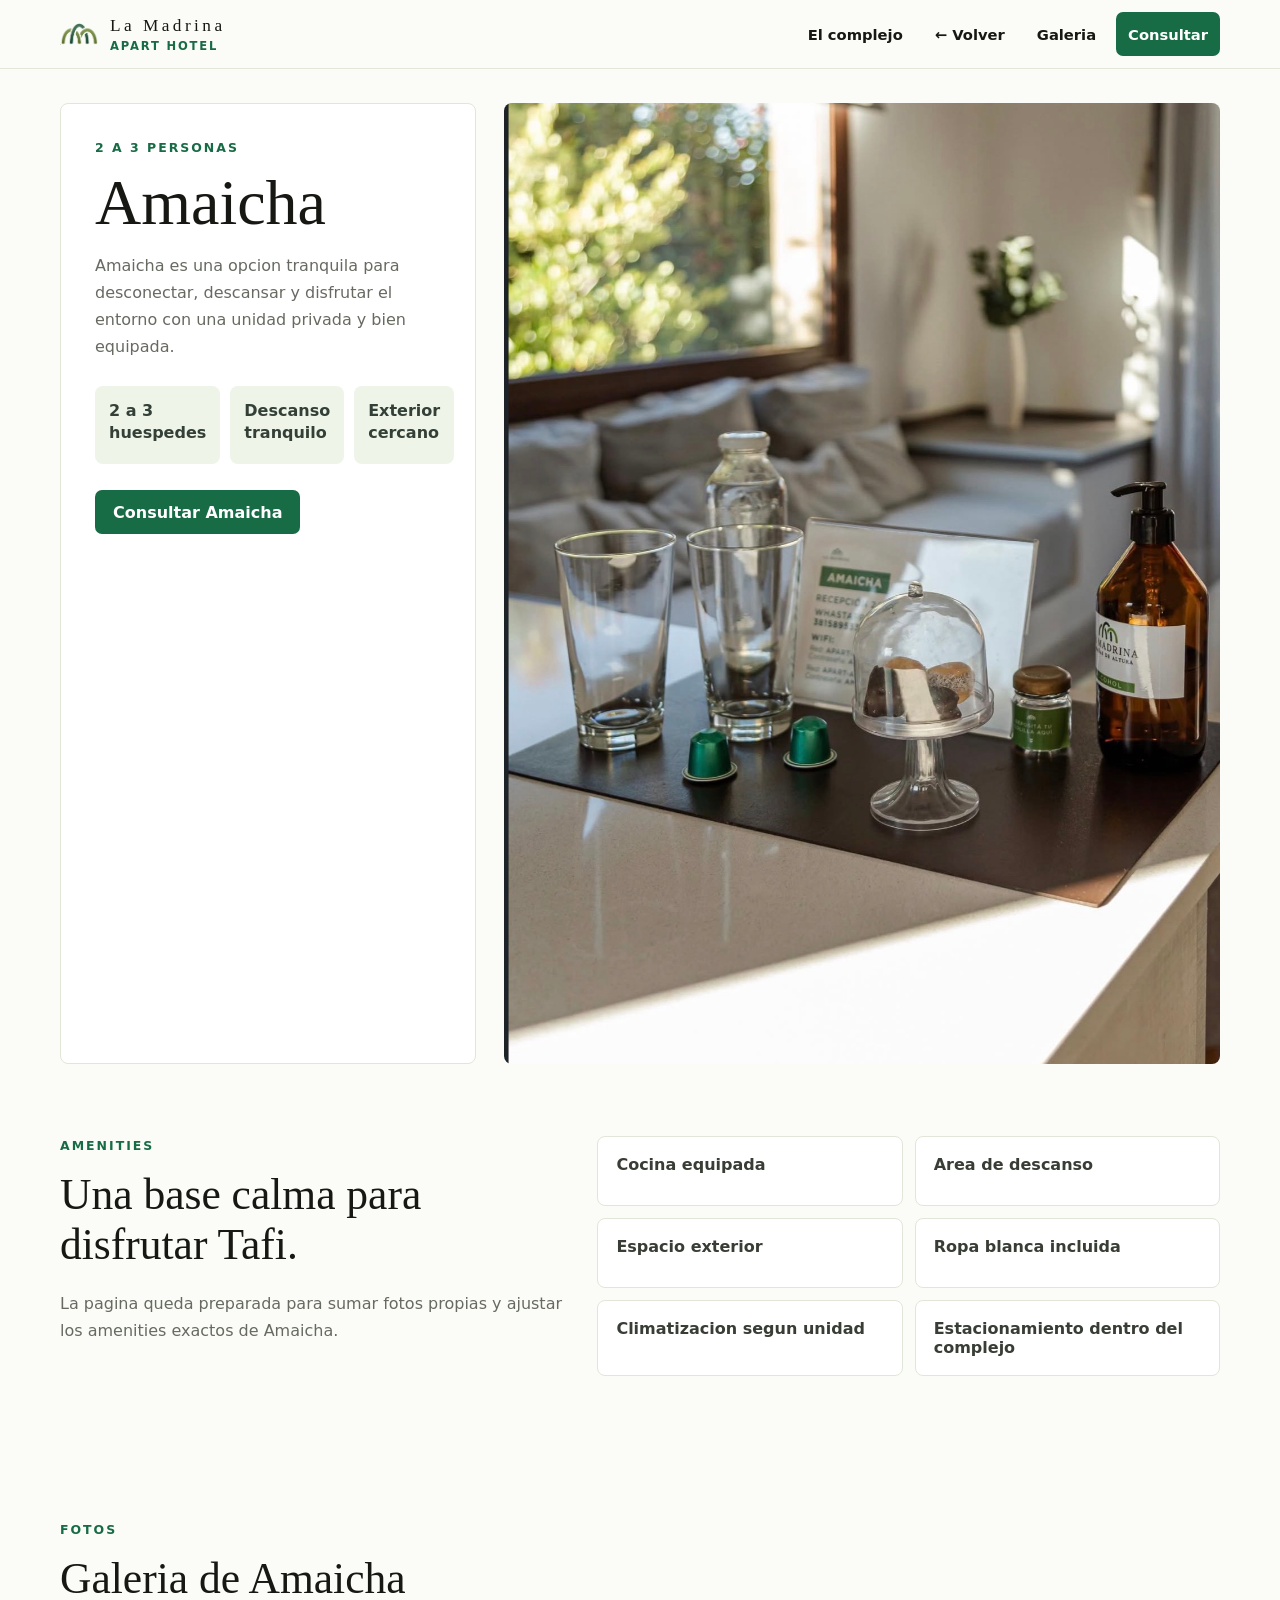
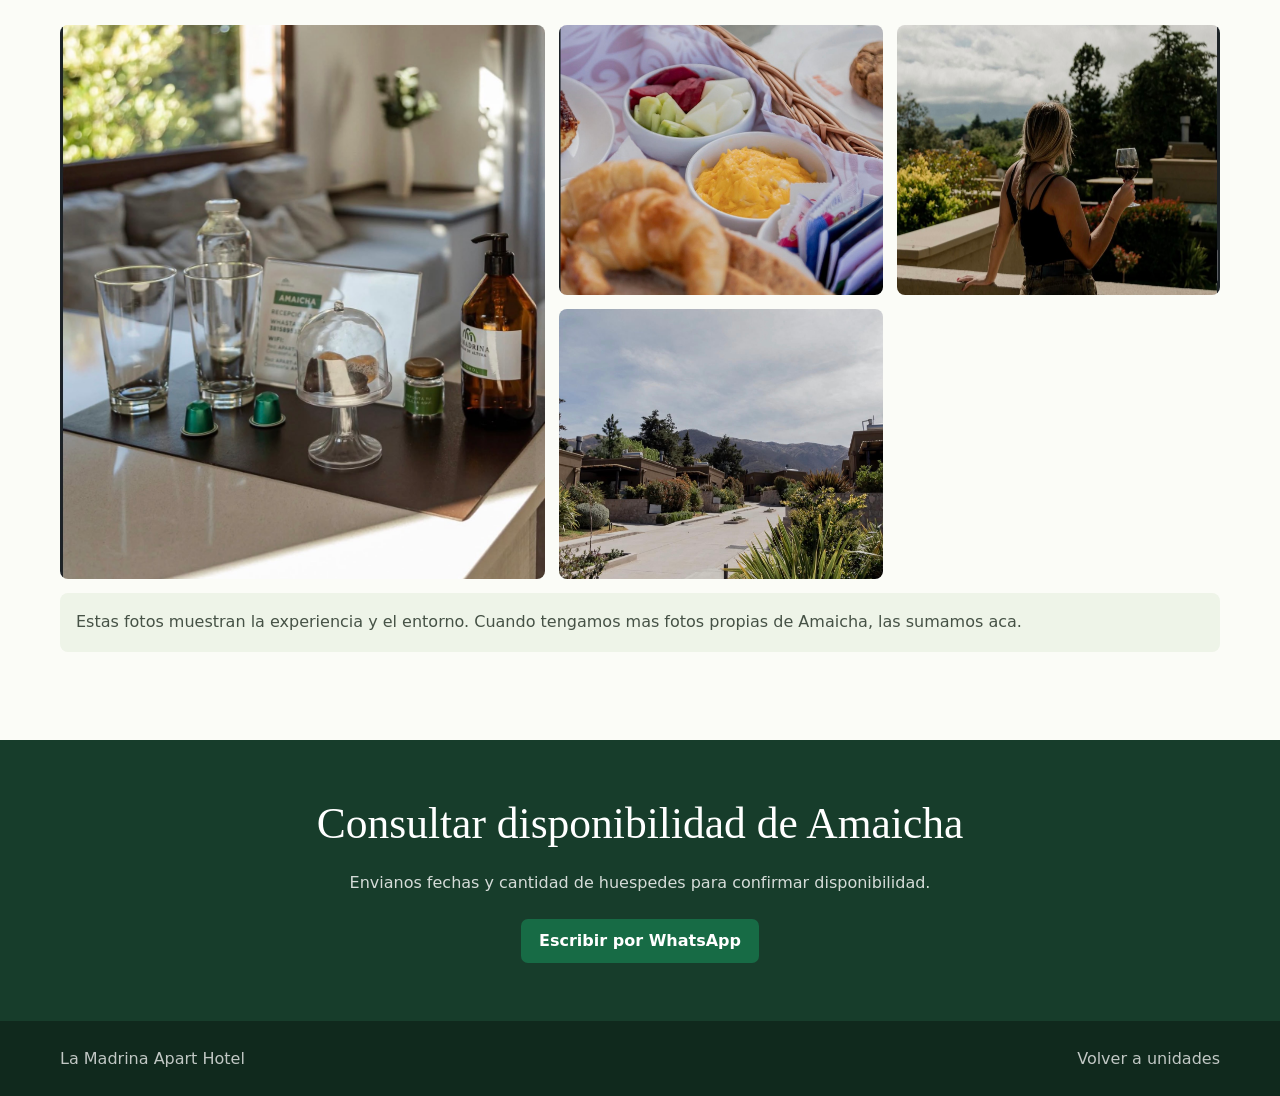
<file: cabanas/amaicha.html>
<!doctype html>
<html lang="es">
  <head>
    <meta charset="utf-8">
    <meta name="viewport" content="width=device-width, initial-scale=1">
    <title>Cabana Amaicha | La Madrina</title>
    <link rel="stylesheet" href="cabana-detalle.css">
  </head>
  <body data-cabana="Amaicha">
    <header class="nav">
      <a class="brand" href="../index.html"><img class="brand-logo" src="../assets/la-madrina-mark.png" alt=""><span class="brand-text"><span class="brand-name">La Madrina</span><span class="brand-type">Apart Hotel</span></span></a>
      <div class="nav-links">
        <a href="../index.html#complejo">El complejo</a>
        <a class="back-link" href="../unidades.html">← Volver</a>
        <a href="../index.html#galeria">Galeria</a>
        <a class="button" data-whatsapp href="#">Consultar</a>
      </div>
    </header>
    <main>
      <section class="page-hero">
        <div class="hero-copy">
          <p class="kicker">2 a 3 personas</p>
          <h1>Amaicha</h1>
          <p>Amaicha es una opcion tranquila para desconectar, descansar y disfrutar el entorno con una unidad privada y bien equipada.</p>
          <div class="meta"><span>2 a 3 huespedes</span><span>Descanso tranquilo</span><span>Exterior cercano</span></div>
          <a class="button" data-whatsapp href="#">Consultar Amaicha</a>
        </div>
        <div class="hero-media"><img src="../assets/la-madrina-amaicha-bienvenida.jpeg" alt="Detalle de bienvenida en la cabana Amaicha"></div>
      </section>
      <section class="section">
        <div class="inner two-col">
          <div>
            <p class="kicker">Amenities</p>
            <h2>Una base calma para disfrutar Tafi.</h2>
            <p>La pagina queda preparada para sumar fotos propias y ajustar los amenities exactos de Amaicha.</p>
          </div>
          <ul class="amenities">
            <li>Cocina equipada</li>
            <li>Area de descanso</li>
            <li>Espacio exterior</li>
            <li>Ropa blanca incluida</li>
            <li>Climatizacion segun unidad</li>
            <li>Estacionamiento dentro del complejo</li>
          </ul>
        </div>
      </section>
      <section class="section" id="fotos">
        <div class="inner">
          <p class="kicker">Fotos</p>
          <h2>Galeria de Amaicha</h2>
          <div class="gallery">
            <img src="../assets/la-madrina-amaicha-bienvenida.jpeg" alt="Detalle de bienvenida en Amaicha">
            <img src="../assets/la-madrina-desayuno.jpeg" alt="Desayuno servido en La Madrina">
            <img src="../assets/la-madrina-vino-vista.jpeg" alt="Momento de descanso con vista al valle">
            <img src="../assets/la-madrina-complejo-calle.jpeg" alt="Vista del complejo y sus jardines">
          </div>
          <p class="note">Estas fotos muestran la experiencia y el entorno. Cuando tengamos mas fotos propias de Amaicha, las sumamos aca.</p>
        </div>
      </section>
      <section class="cta"><h2>Consultar disponibilidad de Amaicha</h2><p>Envianos fechas y cantidad de huespedes para confirmar disponibilidad.</p><a class="button" data-whatsapp href="#">Escribir por WhatsApp</a></section>
    </main>
    <footer><div class="footer-inner"><span>La Madrina Apart Hotel</span><span><a href="../unidades.html">Volver a unidades</a></span></div></footer>
    <script src="cabana-detalle.js"></script>
  </body>
</html>
</file>
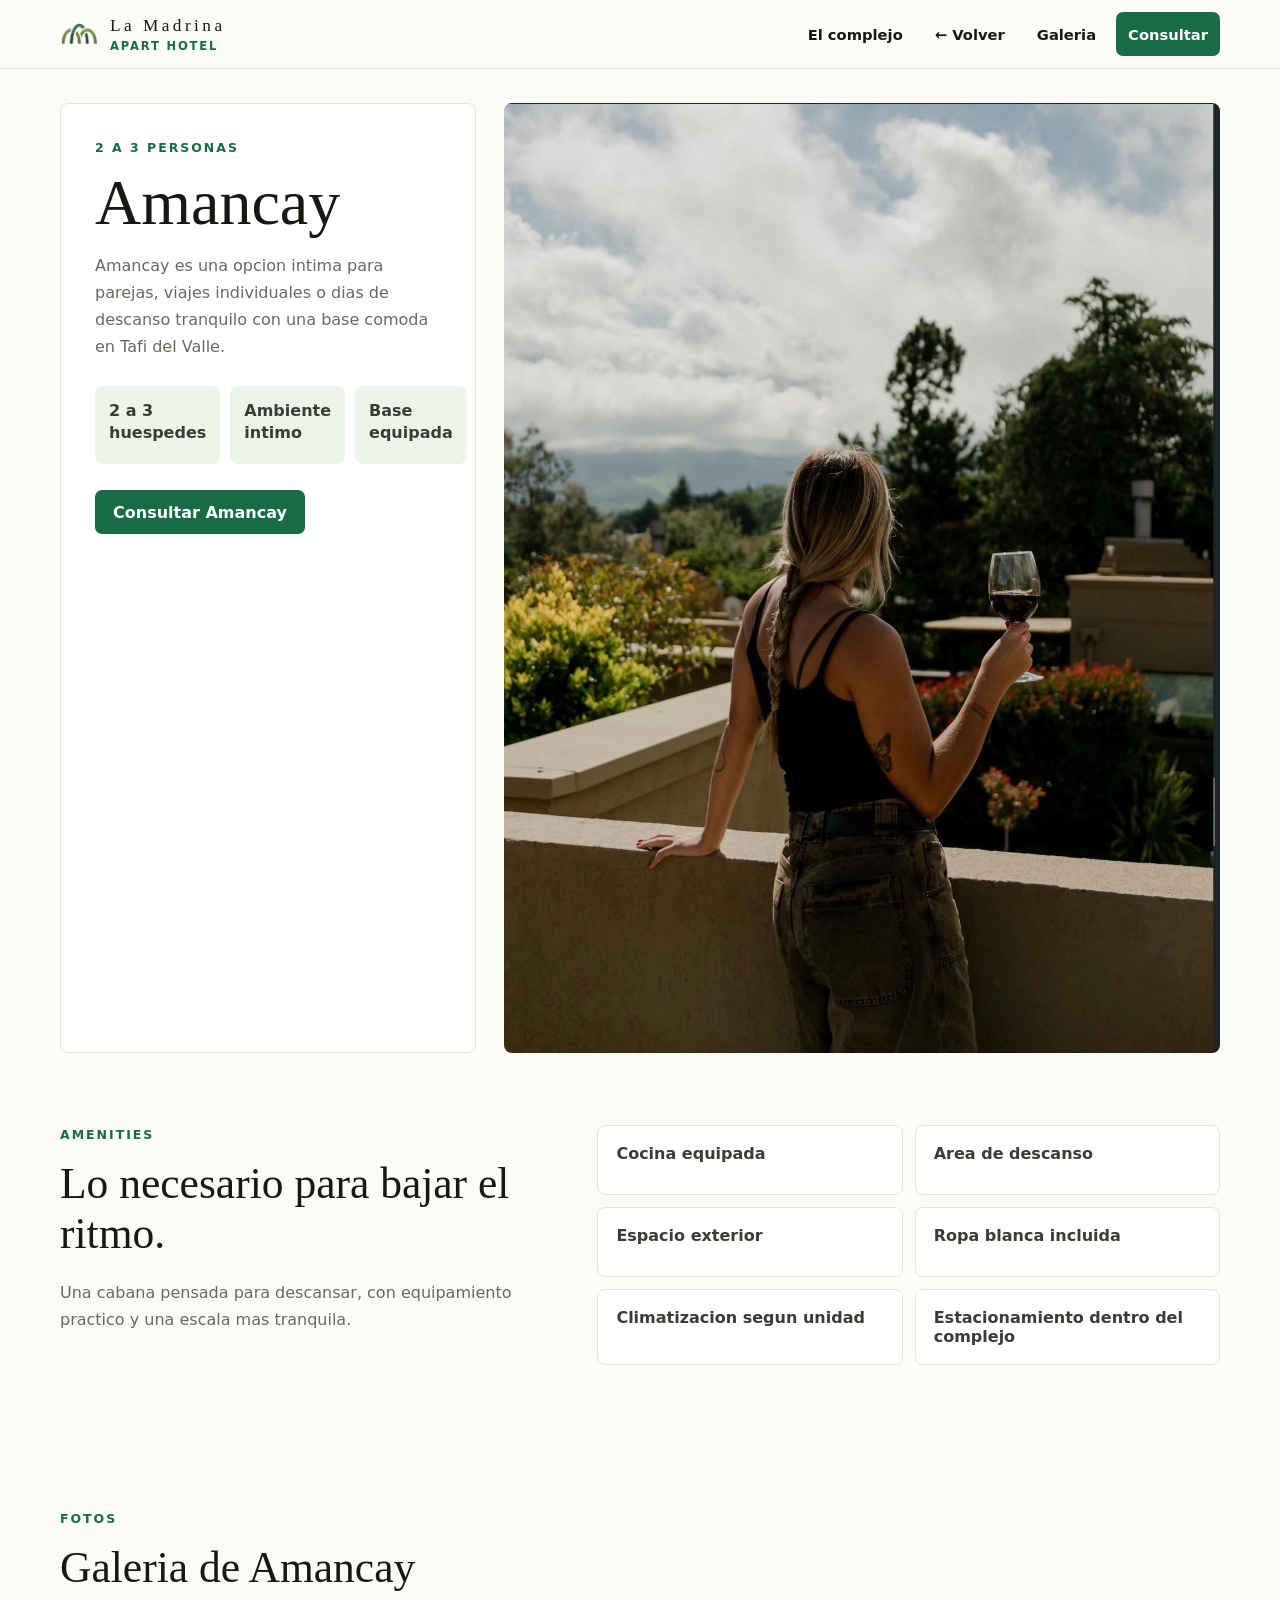
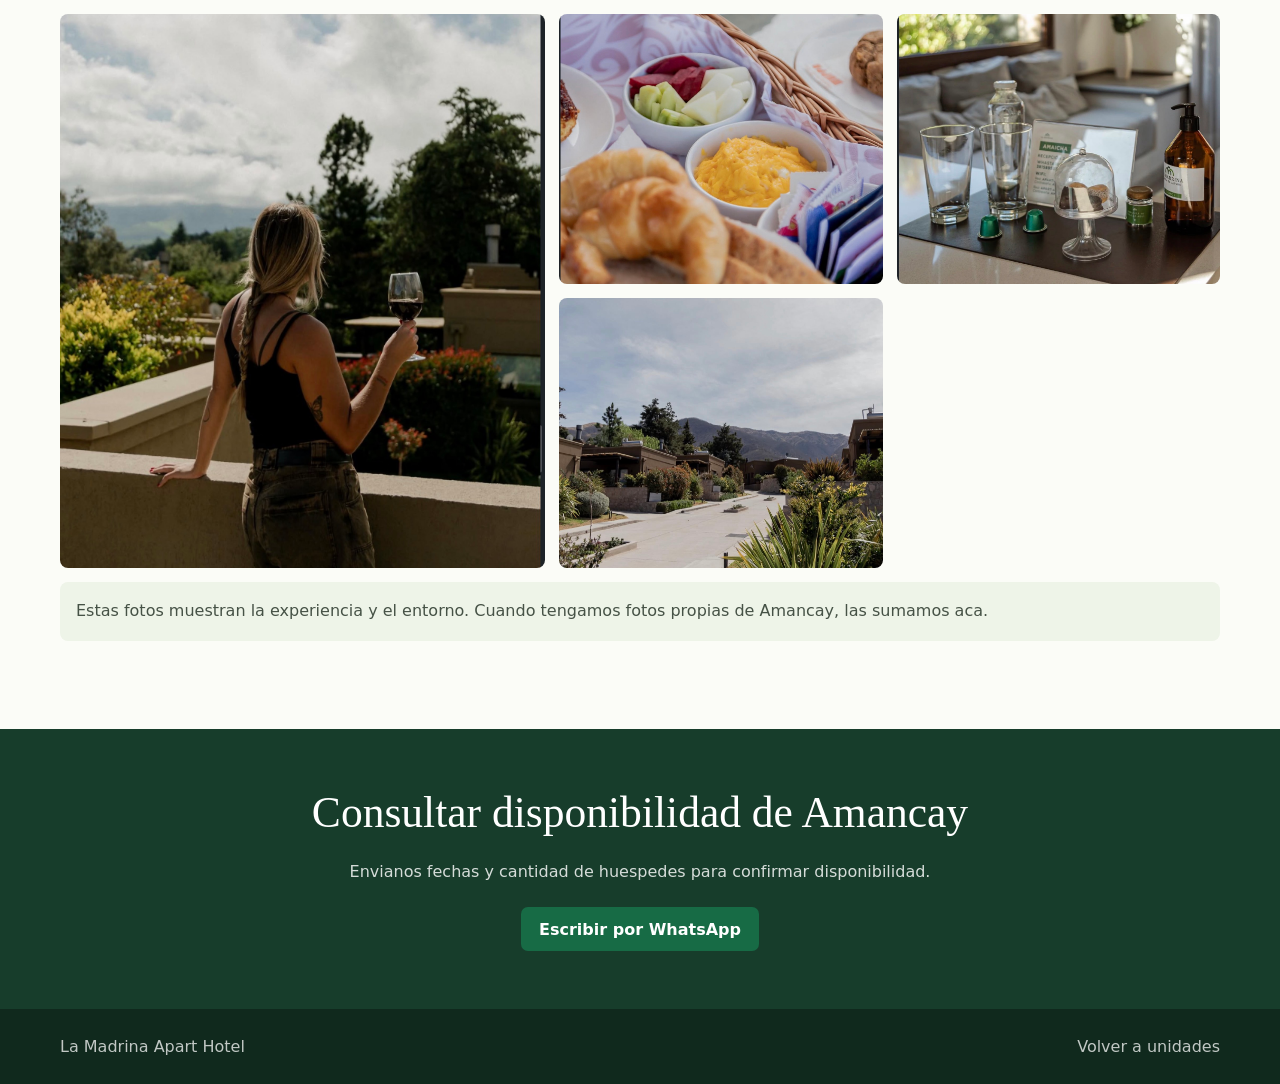
<file: cabanas/amancay.html>
<!doctype html>
<html lang="es">
  <head>
    <meta charset="utf-8">
    <meta name="viewport" content="width=device-width, initial-scale=1">
    <title>Cabana Amancay | La Madrina</title>
    <link rel="stylesheet" href="cabana-detalle.css">
  </head>
  <body data-cabana="Amancay">
    <header class="nav">
      <a class="brand" href="../index.html"><img class="brand-logo" src="../assets/la-madrina-mark.png" alt=""><span class="brand-text"><span class="brand-name">La Madrina</span><span class="brand-type">Apart Hotel</span></span></a>
      <div class="nav-links">
        <a href="../index.html#complejo">El complejo</a>
        <a class="back-link" href="../unidades.html">← Volver</a>
        <a href="../index.html#galeria">Galeria</a>
        <a class="button" data-whatsapp href="#">Consultar</a>
      </div>
    </header>
    <main>
      <section class="page-hero">
        <div class="hero-copy">
          <p class="kicker">2 a 3 personas</p>
          <h1>Amancay</h1>
          <p>Amancay es una opcion intima para parejas, viajes individuales o dias de descanso tranquilo con una base comoda en Tafi del Valle.</p>
          <div class="meta"><span>2 a 3 huespedes</span><span>Ambiente intimo</span><span>Base equipada</span></div>
          <a class="button" data-whatsapp href="#">Consultar Amancay</a>
        </div>
        <div class="hero-media"><img src="../assets/la-madrina-vino-vista.jpeg" alt="Persona con copa de vino mirando el paisaje"></div>
      </section>
      <section class="section">
        <div class="inner two-col">
          <div>
            <p class="kicker">Amenities</p>
            <h2>Lo necesario para bajar el ritmo.</h2>
            <p>Una cabana pensada para descansar, con equipamiento practico y una escala mas tranquila.</p>
          </div>
          <ul class="amenities">
            <li>Cocina equipada</li>
            <li>Area de descanso</li>
            <li>Espacio exterior</li>
            <li>Ropa blanca incluida</li>
            <li>Climatizacion segun unidad</li>
            <li>Estacionamiento dentro del complejo</li>
          </ul>
        </div>
      </section>
      <section class="section" id="fotos">
        <div class="inner">
          <p class="kicker">Fotos</p>
          <h2>Galeria de Amancay</h2>
          <div class="gallery">
            <img src="../assets/la-madrina-vino-vista.jpeg" alt="Momento de descanso con vista al valle">
            <img src="../assets/la-madrina-desayuno.jpeg" alt="Desayuno servido en La Madrina">
            <img src="../assets/la-madrina-amaicha-bienvenida.jpeg" alt="Detalle de bienvenida en la unidad">
            <img src="../assets/la-madrina-complejo-calle.jpeg" alt="Vista del complejo y sus jardines">
          </div>
          <p class="note">Estas fotos muestran la experiencia y el entorno. Cuando tengamos fotos propias de Amancay, las sumamos aca.</p>
        </div>
      </section>
      <section class="cta"><h2>Consultar disponibilidad de Amancay</h2><p>Envianos fechas y cantidad de huespedes para confirmar disponibilidad.</p><a class="button" data-whatsapp href="#">Escribir por WhatsApp</a></section>
    </main>
    <footer><div class="footer-inner"><span>La Madrina Apart Hotel</span><span><a href="../unidades.html">Volver a unidades</a></span></div></footer>
    <script src="cabana-detalle.js"></script>
  </body>
</html>
</file>
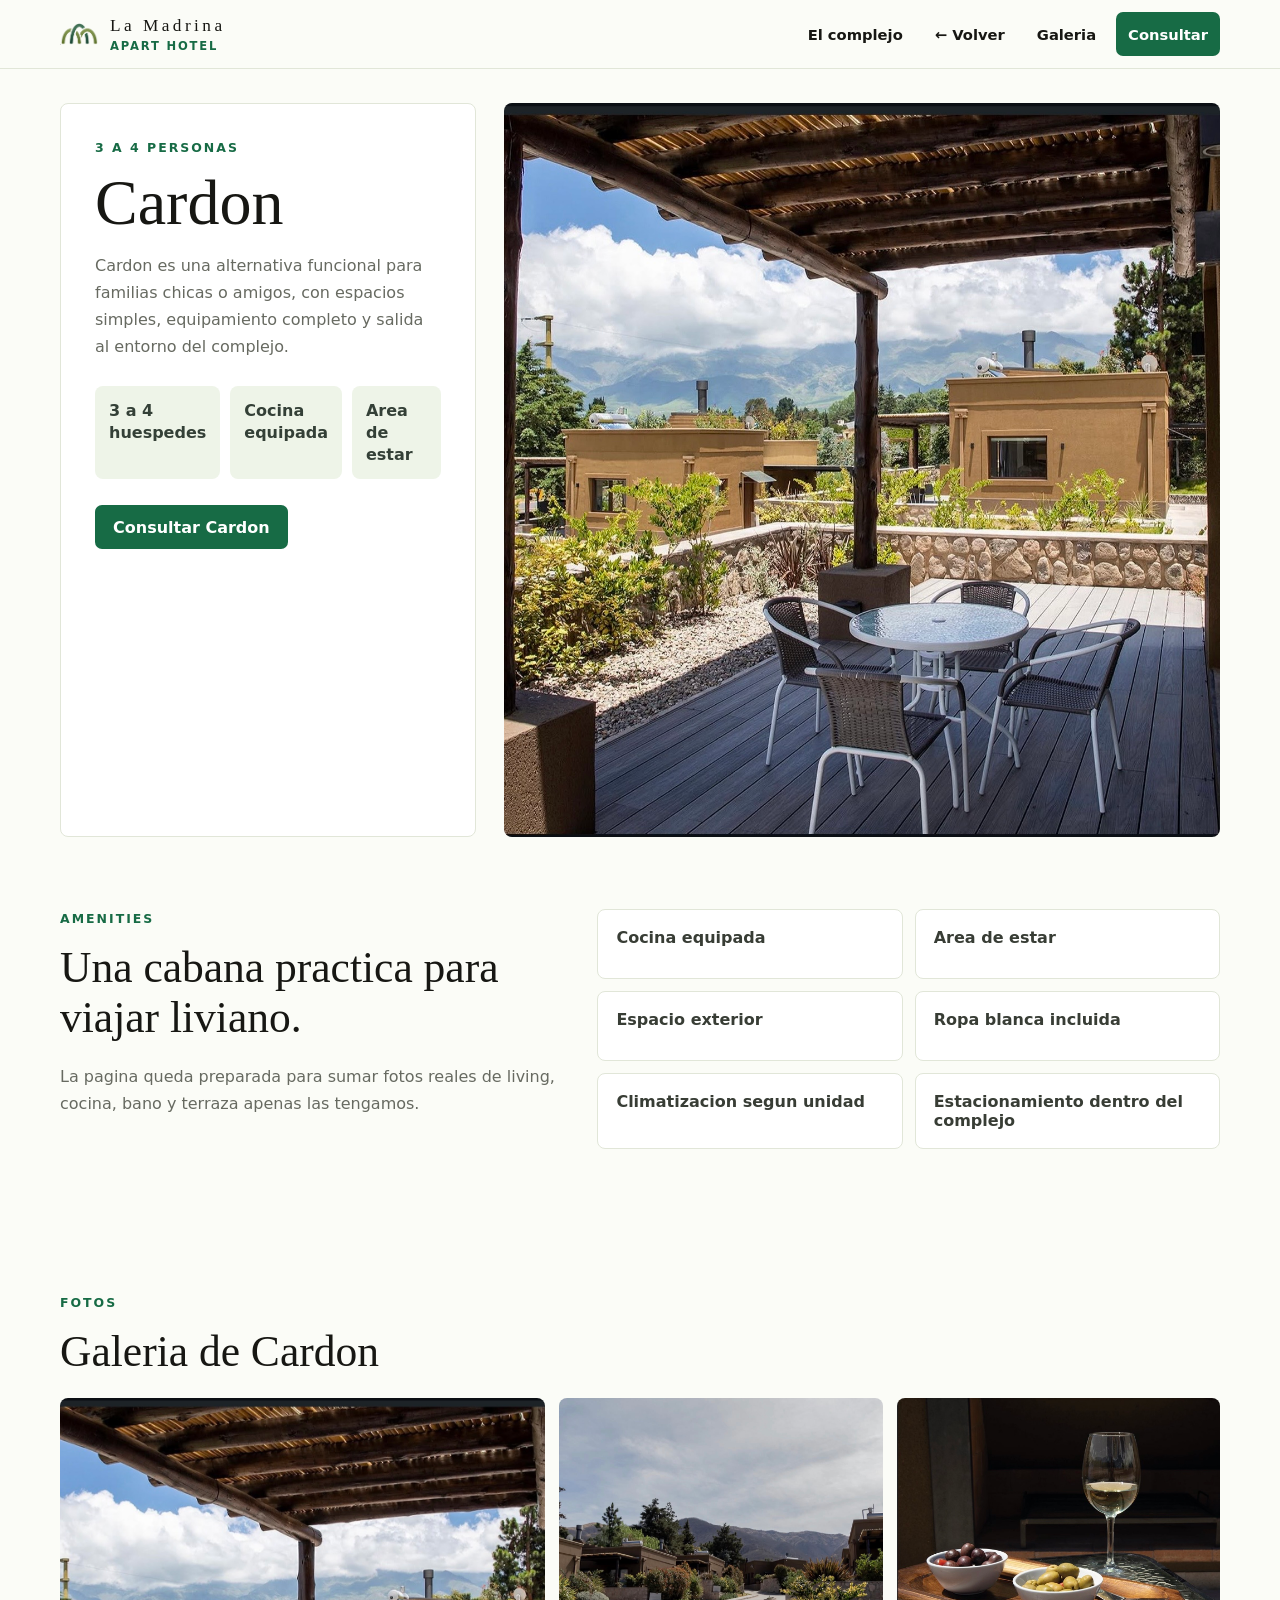
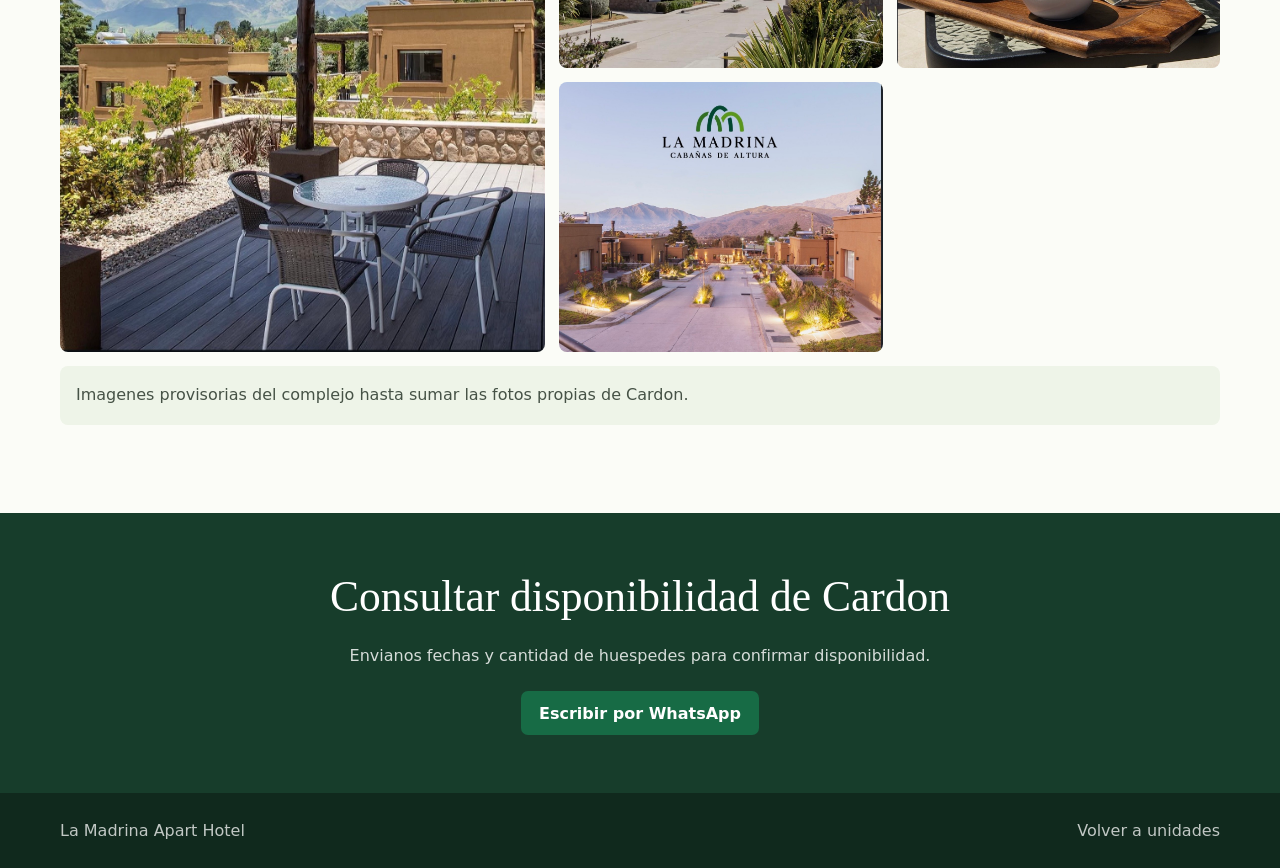
<file: cabanas/cardon.html>
<!doctype html>
<html lang="es">
  <head>
    <meta charset="utf-8">
    <meta name="viewport" content="width=device-width, initial-scale=1">
    <title>Cabana Cardon | La Madrina</title>
    <link rel="stylesheet" href="cabana-detalle.css">
  </head>
  <body data-cabana="Cardon">
    <header class="nav">
      <a class="brand" href="../index.html"><img class="brand-logo" src="../assets/la-madrina-mark.png" alt=""><span class="brand-text"><span class="brand-name">La Madrina</span><span class="brand-type">Apart Hotel</span></span></a>
      <div class="nav-links">
        <a href="../index.html#complejo">El complejo</a>
        <a class="back-link" href="../unidades.html">← Volver</a>
        <a href="../index.html#galeria">Galeria</a>
        <a class="button" data-whatsapp href="#">Consultar</a>
      </div>
    </header>
    <main>
      <section class="page-hero">
        <div class="hero-copy">
          <p class="kicker">3 a 4 personas</p>
          <h1>Cardon</h1>
          <p>Cardon es una alternativa funcional para familias chicas o amigos, con espacios simples, equipamiento completo y salida al entorno del complejo.</p>
          <div class="meta"><span>3 a 4 huespedes</span><span>Cocina equipada</span><span>Area de estar</span></div>
          <a class="button" data-whatsapp href="#">Consultar Cardon</a>
        </div>
        <div class="hero-media"><img src="../assets/la-madrina-terraza.jpeg" alt="Terraza de La Madrina"></div>
      </section>
      <section class="section">
        <div class="inner two-col">
          <div>
            <p class="kicker">Amenities</p>
            <h2>Una cabana practica para viajar liviano.</h2>
            <p>La pagina queda preparada para sumar fotos reales de living, cocina, bano y terraza apenas las tengamos.</p>
          </div>
          <ul class="amenities">
            <li>Cocina equipada</li>
            <li>Area de estar</li>
            <li>Espacio exterior</li>
            <li>Ropa blanca incluida</li>
            <li>Climatizacion segun unidad</li>
            <li>Estacionamiento dentro del complejo</li>
          </ul>
        </div>
      </section>
      <section class="section" id="fotos">
        <div class="inner">
          <p class="kicker">Fotos</p>
          <h2>Galeria de Cardon</h2>
          <div class="gallery">
            <img src="../assets/la-madrina-terraza.jpeg" alt="Terraza privada">
            <img src="../assets/la-madrina-complejo-dia.jpeg" alt="Vista del complejo">
            <img src="../assets/la-madrina-vino.jpeg" alt="Detalle de descanso">
            <img src="../assets/la-madrina-complejo-atardecer.jpeg" alt="Complejo al atardecer">
          </div>
          <p class="note">Imagenes provisorias del complejo hasta sumar las fotos propias de Cardon.</p>
        </div>
      </section>
      <section class="cta"><h2>Consultar disponibilidad de Cardon</h2><p>Envianos fechas y cantidad de huespedes para confirmar disponibilidad.</p><a class="button" data-whatsapp href="#">Escribir por WhatsApp</a></section>
    </main>
    <footer><div class="footer-inner"><span>La Madrina Apart Hotel</span><span><a href="../unidades.html">Volver a unidades</a></span></div></footer>
    <script src="cabana-detalle.js"></script>
  </body>
</html>
</file>
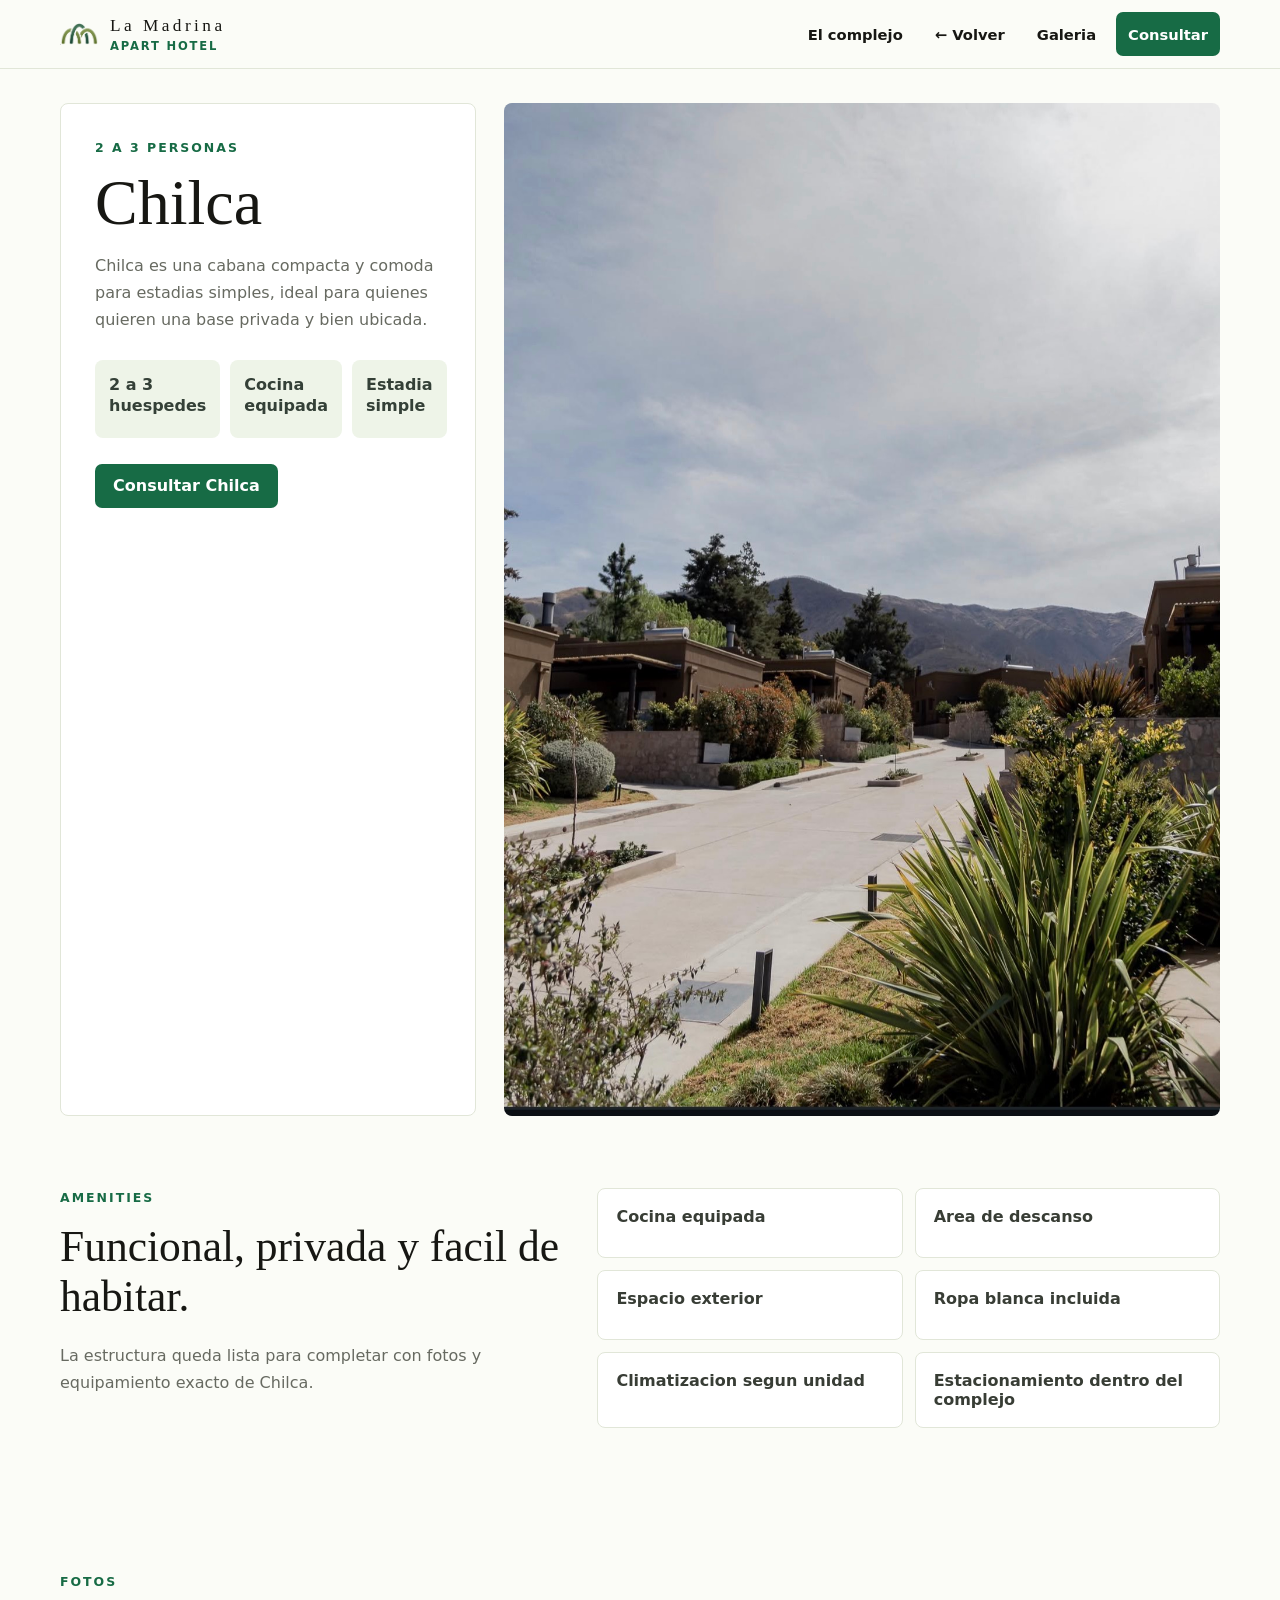
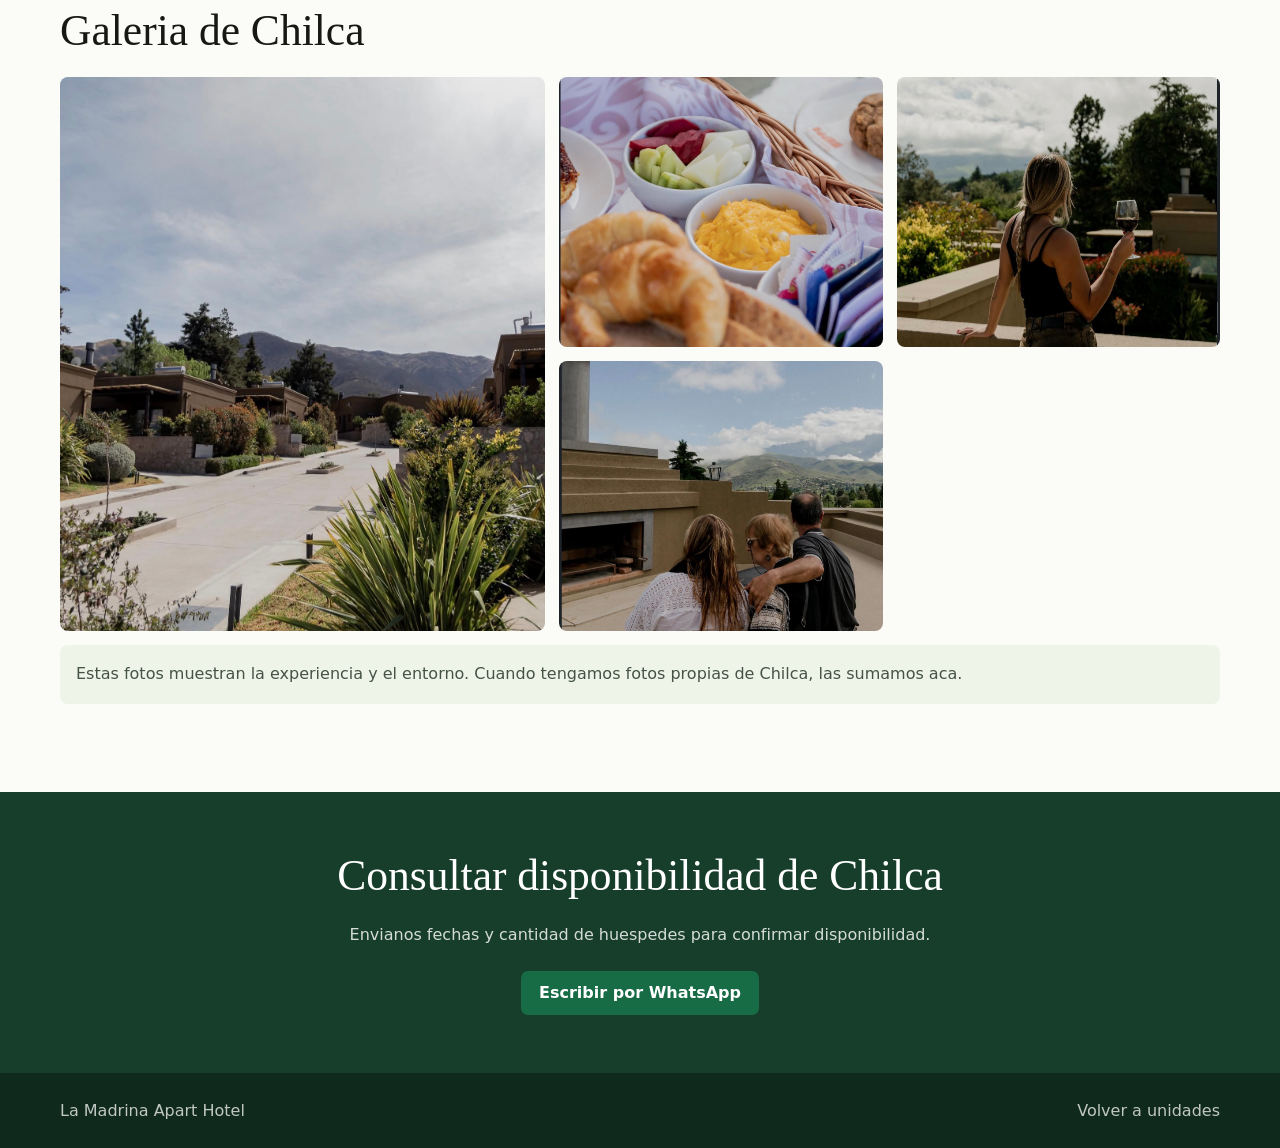
<file: cabanas/chilca.html>
<!doctype html>
<html lang="es">
  <head>
    <meta charset="utf-8">
    <meta name="viewport" content="width=device-width, initial-scale=1">
    <title>Cabana Chilca | La Madrina</title>
    <link rel="stylesheet" href="cabana-detalle.css">
  </head>
  <body data-cabana="Chilca">
    <header class="nav">
      <a class="brand" href="../index.html"><img class="brand-logo" src="../assets/la-madrina-mark.png" alt=""><span class="brand-text"><span class="brand-name">La Madrina</span><span class="brand-type">Apart Hotel</span></span></a>
      <div class="nav-links">
        <a href="../index.html#complejo">El complejo</a>
        <a class="back-link" href="../unidades.html">← Volver</a>
        <a href="../index.html#galeria">Galeria</a>
        <a class="button" data-whatsapp href="#">Consultar</a>
      </div>
    </header>
    <main>
      <section class="page-hero">
        <div class="hero-copy">
          <p class="kicker">2 a 3 personas</p>
          <h1>Chilca</h1>
          <p>Chilca es una cabana compacta y comoda para estadias simples, ideal para quienes quieren una base privada y bien ubicada.</p>
          <div class="meta"><span>2 a 3 huespedes</span><span>Cocina equipada</span><span>Estadia simple</span></div>
          <a class="button" data-whatsapp href="#">Consultar Chilca</a>
        </div>
        <div class="hero-media"><img src="../assets/la-madrina-complejo-calle.jpeg" alt="Calle interna de La Madrina con vegetacion y montanas"></div>
      </section>
      <section class="section">
        <div class="inner two-col">
          <div>
            <p class="kicker">Amenities</p>
            <h2>Funcional, privada y facil de habitar.</h2>
            <p>La estructura queda lista para completar con fotos y equipamiento exacto de Chilca.</p>
          </div>
          <ul class="amenities">
            <li>Cocina equipada</li>
            <li>Area de descanso</li>
            <li>Espacio exterior</li>
            <li>Ropa blanca incluida</li>
            <li>Climatizacion segun unidad</li>
            <li>Estacionamiento dentro del complejo</li>
          </ul>
        </div>
      </section>
      <section class="section" id="fotos">
        <div class="inner">
          <p class="kicker">Fotos</p>
          <h2>Galeria de Chilca</h2>
          <div class="gallery">
            <img src="../assets/la-madrina-complejo-calle.jpeg" alt="Vista del complejo y sus jardines">
            <img src="../assets/la-madrina-desayuno.jpeg" alt="Desayuno servido en La Madrina">
            <img src="../assets/la-madrina-vino-vista.jpeg" alt="Momento de descanso con vista al valle">
            <img src="../assets/la-madrina-familia-terraza.jpeg" alt="Terraza con vista a las montanas">
          </div>
          <p class="note">Estas fotos muestran la experiencia y el entorno. Cuando tengamos fotos propias de Chilca, las sumamos aca.</p>
        </div>
      </section>
      <section class="cta"><h2>Consultar disponibilidad de Chilca</h2><p>Envianos fechas y cantidad de huespedes para confirmar disponibilidad.</p><a class="button" data-whatsapp href="#">Escribir por WhatsApp</a></section>
    </main>
    <footer><div class="footer-inner"><span>La Madrina Apart Hotel</span><span><a href="../unidades.html">Volver a unidades</a></span></div></footer>
    <script src="cabana-detalle.js"></script>
  </body>
</html>
</file>
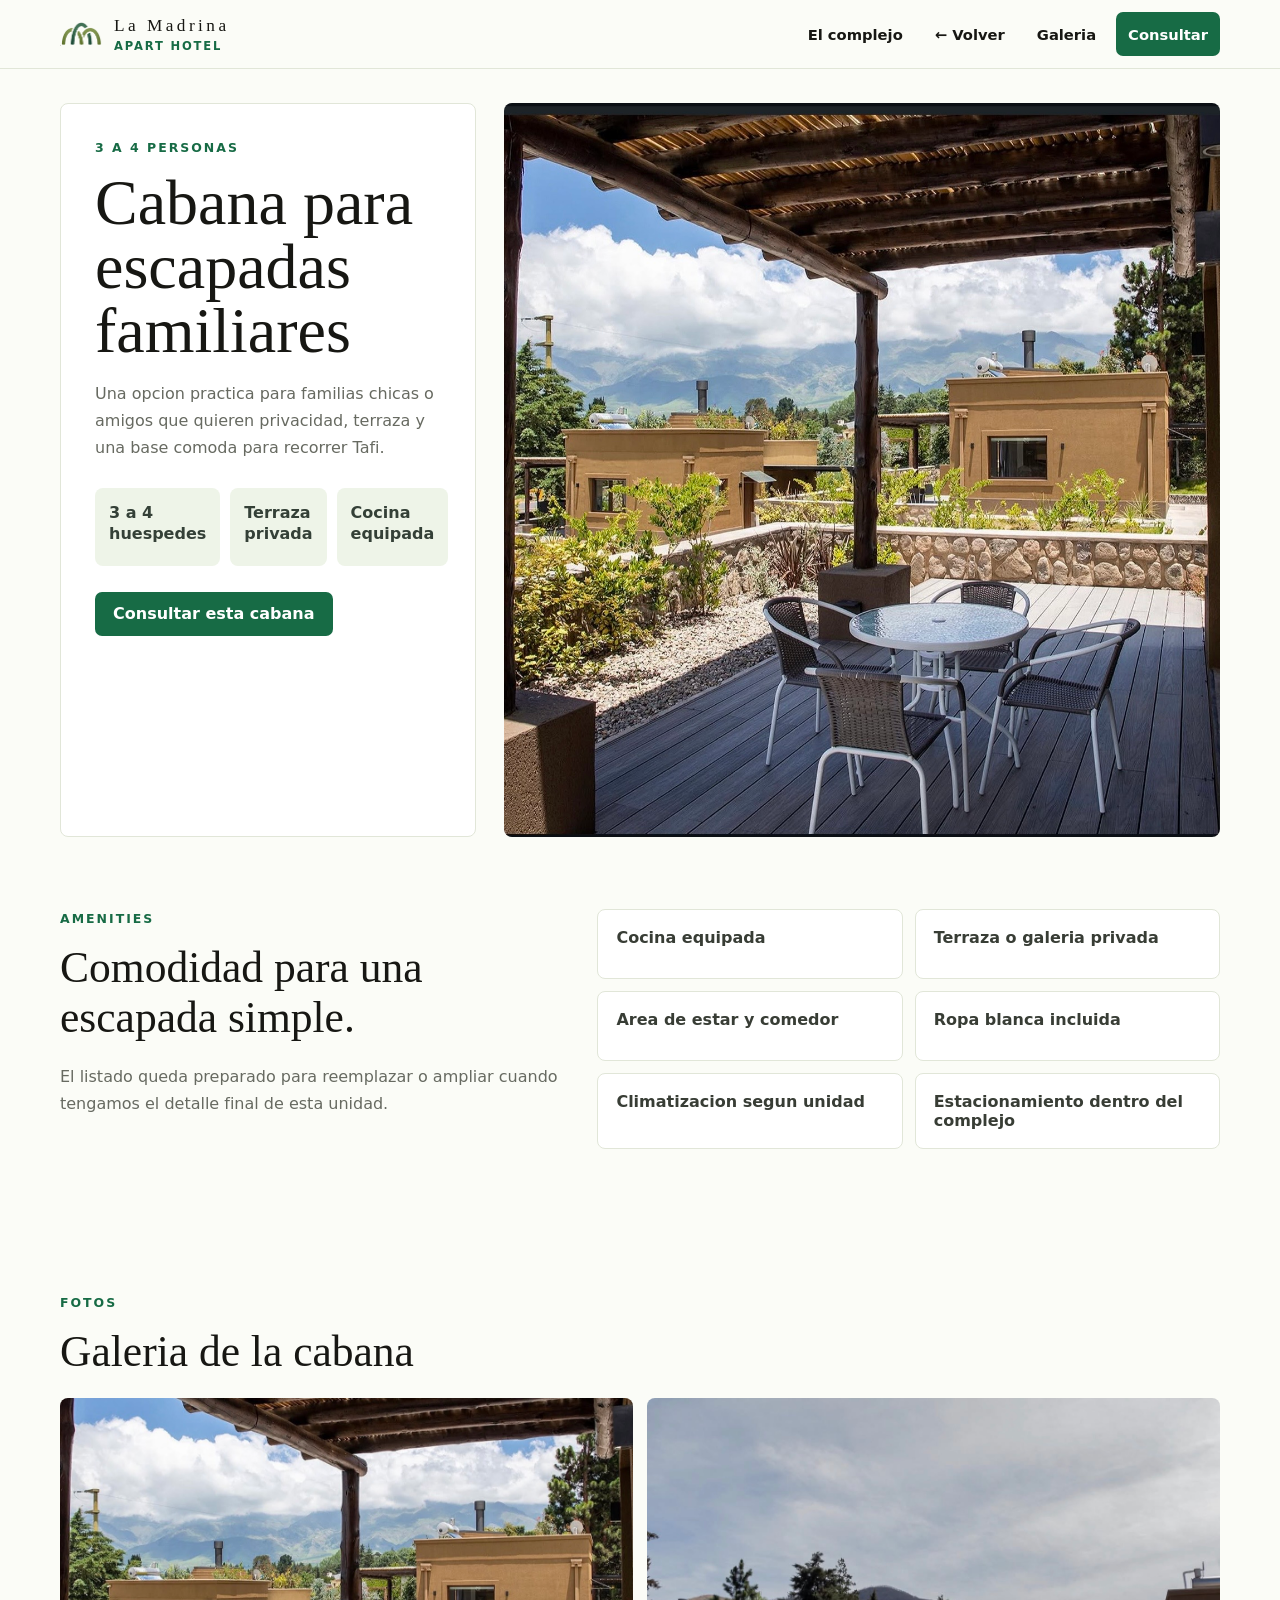
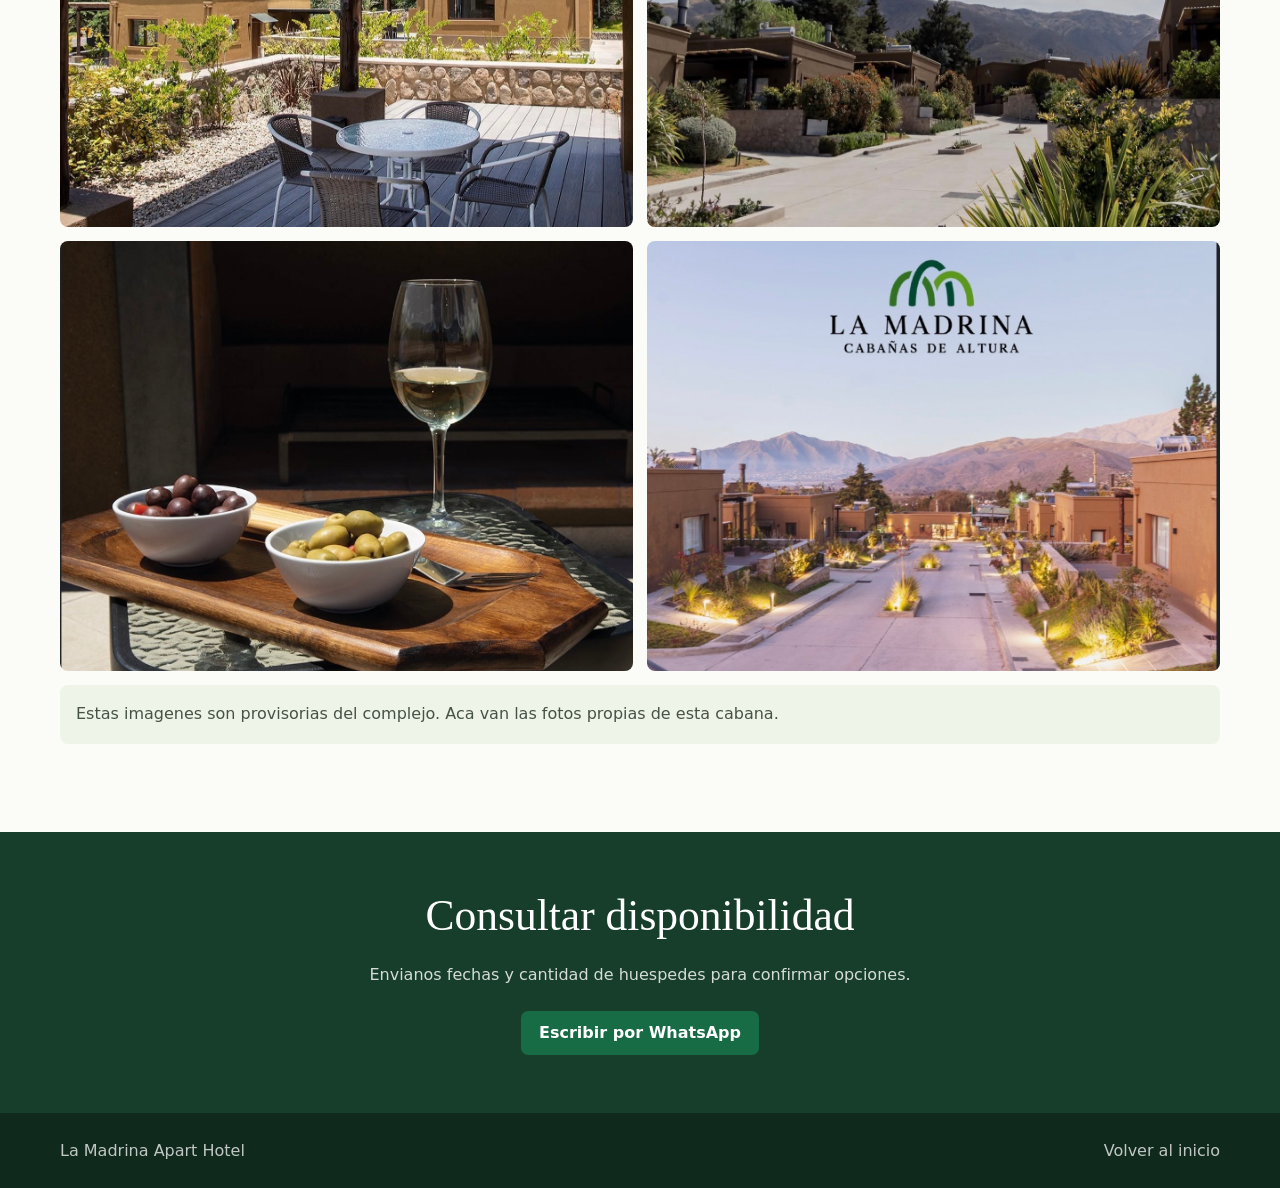
<file: cabanas/escapadas-familiares.html>
<!doctype html>
<html lang="es">
  <head>
    <meta charset="utf-8">
    <meta name="viewport" content="width=device-width, initial-scale=1">
    <title>Cabana para escapadas familiares | La Madrina</title>
    <style>
      :root { --green:#176b45; --ink:#171713; --muted:#676a61; --line:#e1e6d8; --paper:#fbfcf7; --white:#fff; --sage:#eef4e8; }
      * { box-sizing:border-box; } html { scroll-behavior:smooth; }
      body { margin:0; font-family:Inter, ui-sans-serif, system-ui, -apple-system, BlinkMacSystemFont, "Segoe UI", sans-serif; color:var(--ink); background:var(--paper); }
      a { color:inherit; text-decoration:none; } img { display:block; width:100%; }
      .nav { position:sticky; top:0; z-index:10; min-height:68px; display:flex; align-items:center; justify-content:space-between; gap:18px; padding:12px max(18px, calc((100vw - 1160px) / 2)); border-bottom:1px solid var(--line); background:rgba(251,252,247,.94); backdrop-filter:blur(14px); }
      .brand-name { display:block; font-family:Georgia, "Times New Roman", serif; letter-spacing:.2em; font-size:1.08rem; }
      .brand-type { display:block; margin-top:2px; color:var(--green); font-size:.72rem; font-weight:800; letter-spacing:.16em; text-transform:uppercase; }
      .brand { display:flex; align-items:center; gap:12px; min-width:0; }
      .brand-logo { width:42px; height:34px; object-fit:contain; flex:0 0 auto; }
      .brand-text { display:grid; gap:1px; min-width:0; }
      .nav-links { display:flex; align-items:center; gap:8px; flex-wrap:wrap; justify-content:end; }
      .nav-links a { padding:10px 12px; border-radius:7px; font-size:.92rem; font-weight:750; }
      .nav-links a:hover { background:var(--sage); color:var(--green); }
      .button { display:inline-flex; align-items:center; justify-content:center; min-height:44px; padding:0 18px; border-radius:7px; background:var(--green); color:var(--white); font-weight:850; }
      .page-hero { width:min(1160px, calc(100% - 36px)); margin:34px auto 0; display:grid; grid-template-columns:minmax(280px,.58fr) minmax(0,1fr); gap:28px; align-items:stretch; }
      .hero-copy { padding:34px; border:1px solid var(--line); border-radius:8px; background:var(--white); }
      .kicker { margin:0 0 12px; color:var(--green); font-size:.78rem; font-weight:900; letter-spacing:.16em; text-transform:uppercase; }
      h1,h2,h3,p { margin-top:0; } h1,h2,h3 { font-family:Georgia, "Times New Roman", serif; font-weight:500; }
      h1 { margin-bottom:18px; font-size:clamp(2.4rem,5vw,4.4rem); line-height:1; } h2 { margin-bottom:22px; font-size:clamp(1.9rem,3.4vw,3rem); } h3 { margin-bottom:8px; font-size:1.32rem; }
      p { color:var(--muted); line-height:1.68; }
      .hero-media img { height:100%; min-height:470px; object-fit:cover; border-radius:8px; }
      .meta { display:grid; grid-template-columns:repeat(3,1fr); gap:10px; margin:26px 0; }
      .meta span { min-height:78px; padding:14px; border-radius:8px; background:var(--sage); color:#344037; font-weight:800; line-height:1.35; }
      .section { padding:72px 18px; } .inner { width:min(1160px,100%); margin:0 auto; }
      .two-col { display:grid; grid-template-columns:.9fr 1.1fr; gap:28px; align-items:start; }
      .amenities { display:grid; grid-template-columns:repeat(2,minmax(0,1fr)); gap:12px; margin:0; padding:0; list-style:none; }
      .amenities li { min-height:70px; padding:18px; border:1px solid var(--line); border-radius:8px; background:var(--white); color:#383d35; font-weight:700; }
      .gallery { display:grid; grid-template-columns:1fr 1fr; gap:14px; }
      .gallery img { aspect-ratio:4/3; object-fit:cover; border-radius:8px; }
      .note { margin-top:14px; padding:16px; border-radius:8px; background:var(--sage); color:#465246; }
      .cta { padding:58px 18px; background:#173d2b; color:var(--white); text-align:center; }
      .cta p { width:min(620px,100%); margin:0 auto 22px; color:rgba(255,255,255,.82); }
      footer { padding:28px 18px; background:#10291d; color:rgba(255,255,255,.74); }
      .footer-inner { width:min(1160px,100%); margin:0 auto; display:flex; justify-content:space-between; gap:14px; flex-wrap:wrap; }
      @media (max-width:820px) { .page-hero,.two-col { grid-template-columns:1fr; } .hero-media img { min-height:320px; } .meta,.amenities,.gallery { grid-template-columns:1fr; } .nav { align-items:flex-start; flex-direction:column; } }
    </style>
  </head>
  <body>
    <header class="nav">
      <a class="brand" href="../index.html"><img class="brand-logo" src="../assets/la-madrina-mark.png" alt=""><span class="brand-text"><span class="brand-name">La Madrina</span><span class="brand-type">Apart Hotel</span></span></a>
      <div class="nav-links">
        <a href="../index.html#complejo">El complejo</a>
        <a class="back-link" href="../unidades.html">← Volver</a>
        <a href="../index.html#galeria">Galeria</a>
        <a class="button" data-whatsapp href="#">Consultar</a>
      </div>
    </header>
    <main>
      <section class="page-hero">
        <div class="hero-copy">
          <p class="kicker">3 a 4 personas</p>
          <h1>Cabana para escapadas familiares</h1>
          <p>Una opcion practica para familias chicas o amigos que quieren privacidad, terraza y una base comoda para recorrer Tafi.</p>
          <div class="meta"><span>3 a 4 huespedes</span><span>Terraza privada</span><span>Cocina equipada</span></div>
          <a class="button" data-whatsapp href="#">Consultar esta cabana</a>
        </div>
        <div class="hero-media"><img src="../assets/la-madrina-terraza.jpeg" alt="Terraza de La Madrina"></div>
      </section>
      <section class="section">
        <div class="inner two-col">
          <div>
            <p class="kicker">Amenities</p>
            <h2>Comodidad para una escapada simple.</h2>
            <p>El listado queda preparado para reemplazar o ampliar cuando tengamos el detalle final de esta unidad.</p>
          </div>
          <ul class="amenities">
            <li>Cocina equipada</li>
            <li>Terraza o galeria privada</li>
            <li>Area de estar y comedor</li>
            <li>Ropa blanca incluida</li>
            <li>Climatizacion segun unidad</li>
            <li>Estacionamiento dentro del complejo</li>
          </ul>
        </div>
      </section>
      <section class="section" id="fotos">
        <div class="inner">
          <p class="kicker">Fotos</p>
          <h2>Galeria de la cabana</h2>
          <div class="gallery">
            <img src="../assets/la-madrina-terraza.jpeg" alt="Terraza privada">
            <img src="../assets/la-madrina-complejo-dia.jpeg" alt="Vista del complejo">
            <img src="../assets/la-madrina-vino.jpeg" alt="Detalle de descanso">
            <img src="../assets/la-madrina-complejo-atardecer.jpeg" alt="Atardecer en el complejo">
          </div>
          <p class="note">Estas imagenes son provisorias del complejo. Aca van las fotos propias de esta cabana.</p>
        </div>
      </section>
      <section class="cta"><h2>Consultar disponibilidad</h2><p>Envianos fechas y cantidad de huespedes para confirmar opciones.</p><a class="button" data-whatsapp href="#">Escribir por WhatsApp</a></section>
    </main>
    <footer><div class="footer-inner"><span>La Madrina Apart Hotel</span><span><a href="../index.html">Volver al inicio</a></span></div></footer>
    <script>
      const whatsappText = "Hola! Quisiera consultar disponibilidad para la cabana de 3 a 4 personas de La Madrina.";
      const whatsappUrl = `https://wa.me/?text=${encodeURIComponent(whatsappText)}`;
      document.querySelectorAll("[data-whatsapp]").forEach((link) => { link.href = whatsappUrl; link.target = "_blank"; link.rel = "noreferrer"; });
    </script>
  </body>
</html>
</file>
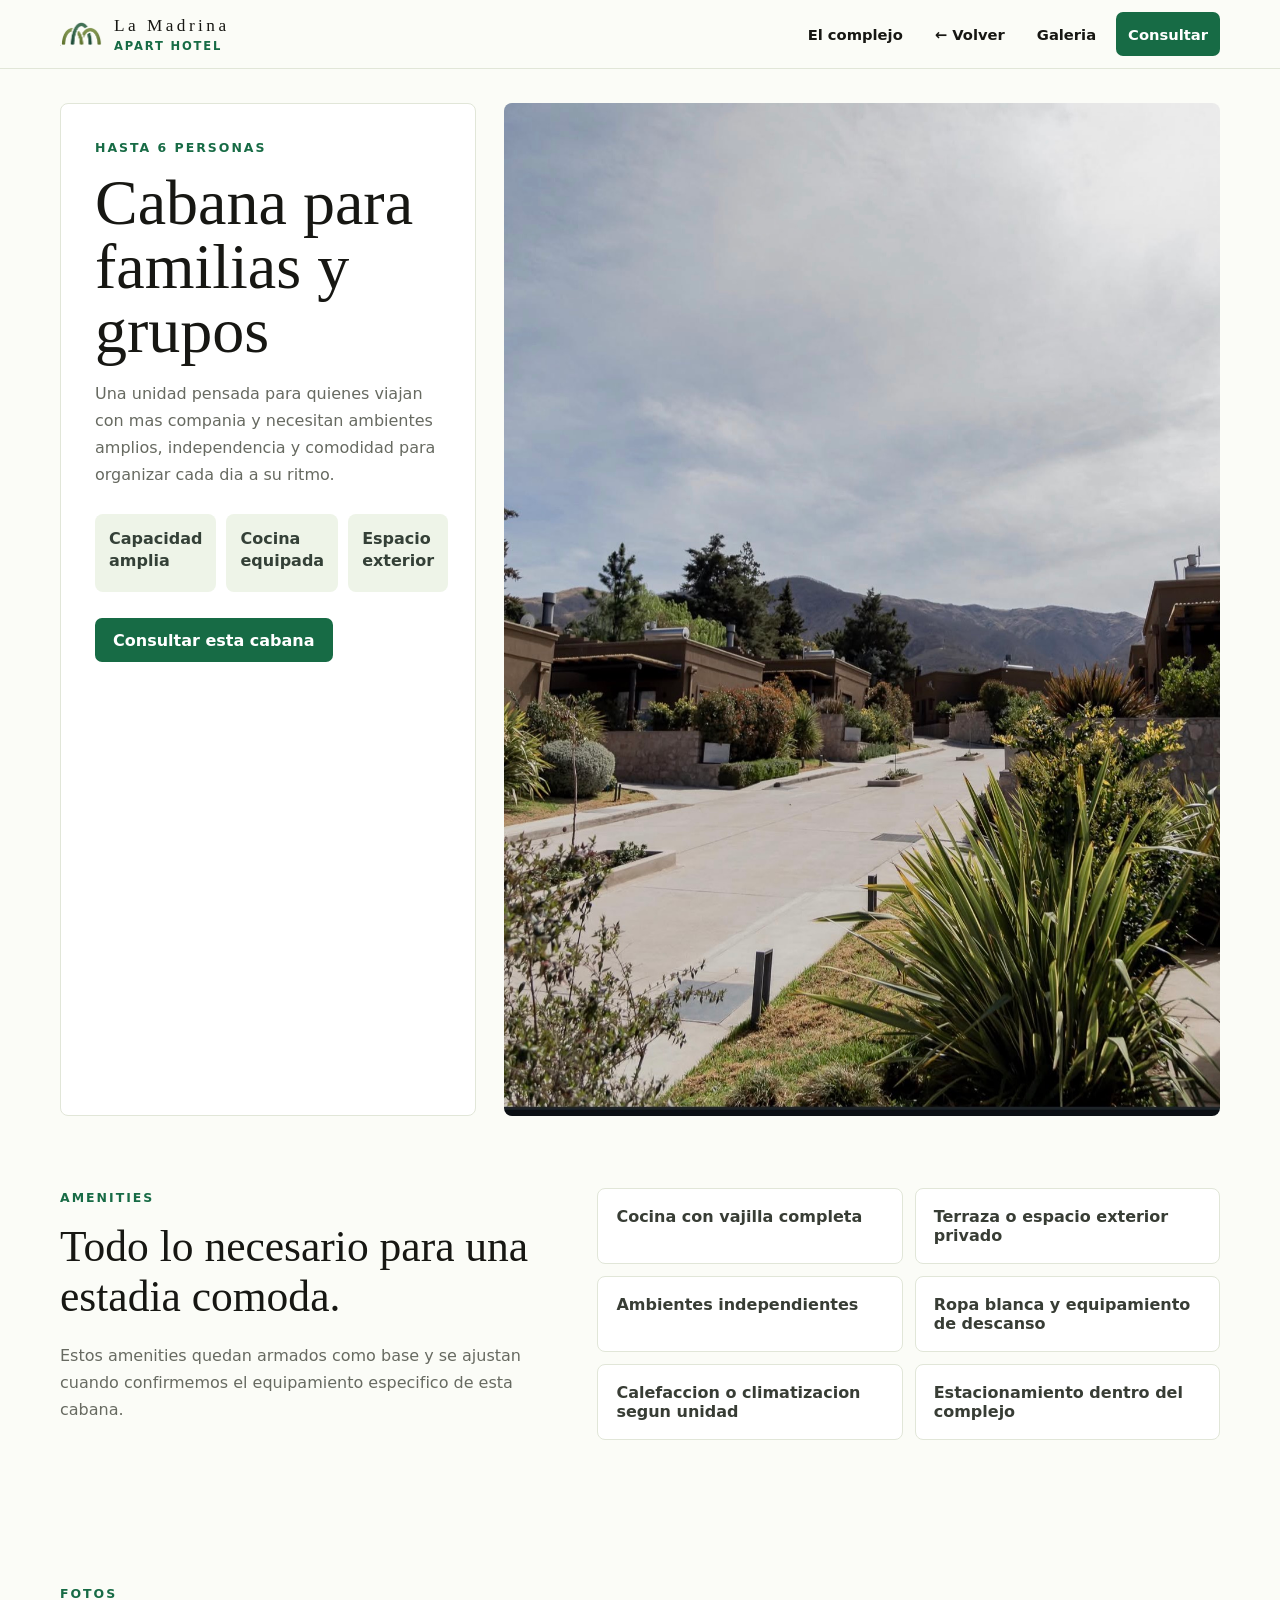
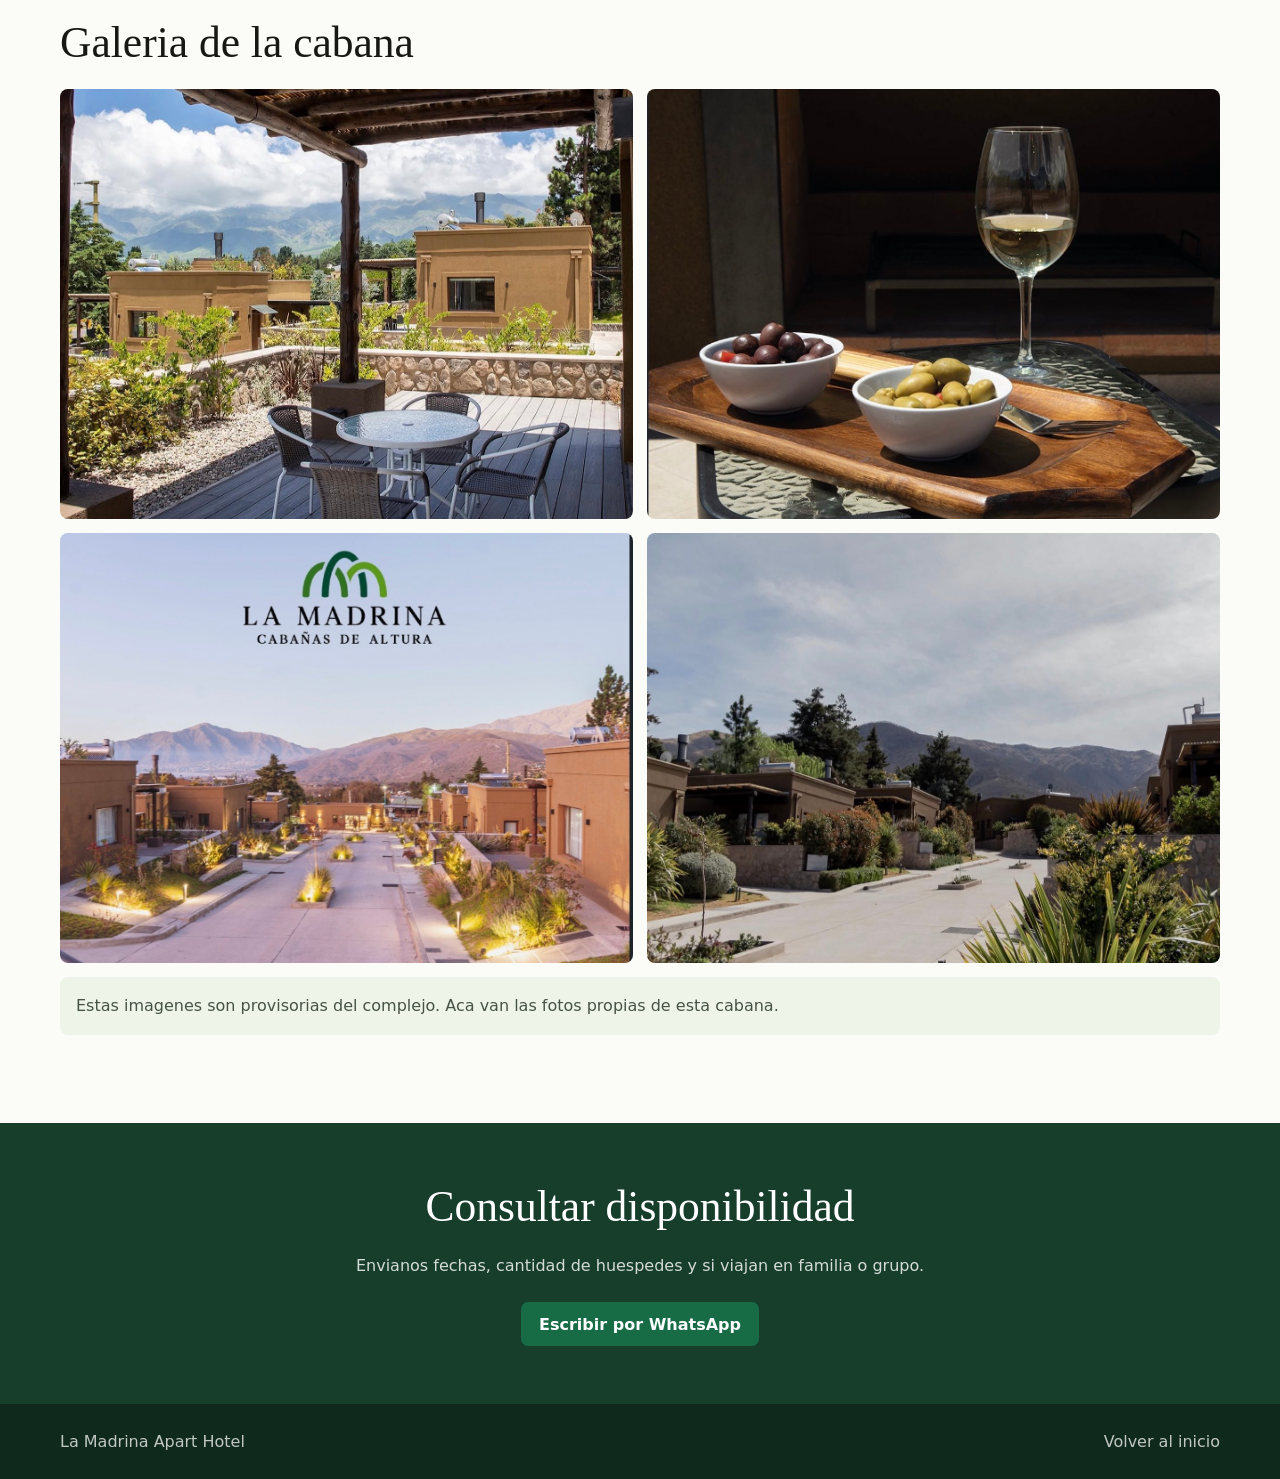
<file: cabanas/familias-grupos.html>
<!doctype html>
<html lang="es">
  <head>
    <meta charset="utf-8">
    <meta name="viewport" content="width=device-width, initial-scale=1">
    <title>Cabana para familias y grupos | La Madrina</title>
    <style>
      :root {
        --green: #176b45;
        --green-soft: #5f8e2f;
        --ink: #171713;
        --muted: #676a61;
        --line: #e1e6d8;
        --paper: #fbfcf7;
        --white: #fff;
        --sage: #eef4e8;
      }
      * { box-sizing: border-box; }
      html { scroll-behavior: smooth; }
      body {
        margin: 0;
        font-family: Inter, ui-sans-serif, system-ui, -apple-system, BlinkMacSystemFont, "Segoe UI", sans-serif;
        color: var(--ink);
        background: var(--paper);
      }
      a { color: inherit; text-decoration: none; }
      img { display: block; width: 100%; }
      .nav {
        position: sticky;
        top: 0;
        z-index: 10;
        min-height: 68px;
        display: flex;
        align-items: center;
        justify-content: space-between;
        gap: 18px;
        padding: 12px max(18px, calc((100vw - 1160px) / 2));
        border-bottom: 1px solid var(--line);
        background: rgba(251, 252, 247, 0.94);
        backdrop-filter: blur(14px);
      }
      .brand-name {
        display: block;
        font-family: Georgia, "Times New Roman", serif;
        letter-spacing: 0.2em;
        font-size: 1.08rem;
      }
      .brand-type {
        display: block;
        margin-top: 2px;
        color: var(--green);
        font-size: 0.72rem;
        font-weight: 800;
        letter-spacing: 0.16em;
        text-transform: uppercase;
      }
      .nav-links { display: flex; align-items: center; gap: 8px; flex-wrap: wrap; justify-content: end; }
      .nav-links a { padding: 10px 12px; border-radius: 7px; font-size: 0.92rem; font-weight: 750; }
      .nav-links a:hover { background: var(--sage); color: var(--green); }
      .brand { display: flex; align-items: center; gap: 12px; min-width: 0; }
      .brand-logo { width: 42px; height: 34px; object-fit: contain; flex: 0 0 auto; }
      .brand-text { display: grid; gap: 1px; min-width: 0; }
      .button {
        display: inline-flex;
        align-items: center;
        justify-content: center;
        min-height: 44px;
        padding: 0 18px;
        border-radius: 7px;
        background: var(--green);
        color: var(--white);
        font-weight: 850;
      }
      .button.secondary { background: var(--white); color: var(--green); border: 1px solid rgba(23, 107, 69, 0.22); }
      .page-hero {
        width: min(1160px, calc(100% - 36px));
        margin: 34px auto 0;
        display: grid;
        grid-template-columns: minmax(280px, 0.58fr) minmax(0, 1fr);
        gap: 28px;
        align-items: stretch;
      }
      .hero-copy {
        padding: 34px;
        border: 1px solid var(--line);
        border-radius: 8px;
        background: var(--white);
      }
      .kicker {
        margin: 0 0 12px;
        color: var(--green);
        font-size: 0.78rem;
        font-weight: 900;
        letter-spacing: 0.16em;
        text-transform: uppercase;
      }
      h1, h2, h3, p { margin-top: 0; }
      h1, h2, h3 { font-family: Georgia, "Times New Roman", serif; font-weight: 500; }
      h1 { margin-bottom: 18px; font-size: clamp(2.4rem, 5vw, 4.4rem); line-height: 1; }
      h2 { margin-bottom: 22px; font-size: clamp(1.9rem, 3.4vw, 3rem); }
      h3 { margin-bottom: 8px; font-size: 1.32rem; }
      p { color: var(--muted); line-height: 1.68; }
      .hero-media img {
        height: 100%;
        min-height: 470px;
        object-fit: cover;
        border-radius: 8px;
      }
      .meta {
        display: grid;
        grid-template-columns: repeat(3, 1fr);
        gap: 10px;
        margin: 26px 0;
      }
      .meta span {
        min-height: 78px;
        padding: 14px;
        border-radius: 8px;
        background: var(--sage);
        color: #344037;
        font-weight: 800;
        line-height: 1.35;
      }
      .section { padding: 72px 18px; }
      .inner { width: min(1160px, 100%); margin: 0 auto; }
      .two-col { display: grid; grid-template-columns: 0.9fr 1.1fr; gap: 28px; align-items: start; }
      .amenities {
        display: grid;
        grid-template-columns: repeat(2, minmax(0, 1fr));
        gap: 12px;
        margin: 0;
        padding: 0;
        list-style: none;
      }
      .amenities li {
        min-height: 70px;
        padding: 18px;
        border: 1px solid var(--line);
        border-radius: 8px;
        background: var(--white);
        color: #383d35;
        font-weight: 700;
      }
      .gallery {
        display: grid;
        grid-template-columns: 1fr 1fr;
        gap: 14px;
      }
      .gallery img {
        aspect-ratio: 4 / 3;
        object-fit: cover;
        border-radius: 8px;
      }
      .note {
        margin-top: 14px;
        padding: 16px;
        border-radius: 8px;
        background: var(--sage);
        color: #465246;
      }
      .cta {
        padding: 58px 18px;
        background: #173d2b;
        color: var(--white);
        text-align: center;
      }
      .cta p { width: min(620px, 100%); margin: 0 auto 22px; color: rgba(255,255,255,.82); }
      footer { padding: 28px 18px; background: #10291d; color: rgba(255,255,255,.74); }
      .footer-inner { width: min(1160px,100%); margin: 0 auto; display: flex; justify-content: space-between; gap: 14px; flex-wrap: wrap; }
      @media (max-width: 820px) {
        .page-hero, .two-col { grid-template-columns: 1fr; }
        .hero-media img { min-height: 320px; }
        .meta, .amenities, .gallery { grid-template-columns: 1fr; }
        .nav { align-items: flex-start; flex-direction: column; }
      }
    </style>
  </head>
  <body>
    <header class="nav">
      <a class="brand" href="../index.html">
        <img class="brand-logo" src="../assets/la-madrina-mark.png" alt="">
        <span class="brand-text">
          <span class="brand-name">La Madrina</span>
          <span class="brand-type">Apart Hotel</span>
        </span>
      </a>
      <div class="nav-links">
        <a href="../index.html#complejo">El complejo</a>
        <a class="back-link" href="../unidades.html">← Volver</a>
        <a href="../index.html#galeria">Galeria</a>
        <a class="button" data-whatsapp href="#">Consultar</a>
      </div>
    </header>

    <main>
      <section class="page-hero">
        <div class="hero-copy">
          <p class="kicker">Hasta 6 personas</p>
          <h1>Cabana para familias y grupos</h1>
          <p>
            Una unidad pensada para quienes viajan con mas compania y necesitan ambientes amplios,
            independencia y comodidad para organizar cada dia a su ritmo.
          </p>
          <div class="meta">
            <span>Capacidad amplia</span>
            <span>Cocina equipada</span>
            <span>Espacio exterior</span>
          </div>
          <a class="button" data-whatsapp href="#">Consultar esta cabana</a>
        </div>
        <div class="hero-media">
          <img src="../assets/la-madrina-complejo-dia.jpeg" alt="Vista exterior del complejo La Madrina">
        </div>
      </section>

      <section class="section">
        <div class="inner two-col">
          <div>
            <p class="kicker">Amenities</p>
            <h2>Todo lo necesario para una estadia comoda.</h2>
            <p>
              Estos amenities quedan armados como base y se ajustan cuando confirmemos el equipamiento
              especifico de esta cabana.
            </p>
          </div>
          <ul class="amenities">
            <li>Cocina con vajilla completa</li>
            <li>Terraza o espacio exterior privado</li>
            <li>Ambientes independientes</li>
            <li>Ropa blanca y equipamiento de descanso</li>
            <li>Calefaccion o climatizacion segun unidad</li>
            <li>Estacionamiento dentro del complejo</li>
          </ul>
        </div>
      </section>

      <section class="section" id="fotos">
        <div class="inner">
          <p class="kicker">Fotos</p>
          <h2>Galeria de la cabana</h2>
          <div class="gallery">
            <img src="../assets/la-madrina-terraza.jpeg" alt="Terraza privada">
            <img src="../assets/la-madrina-vino.jpeg" alt="Detalle de descanso">
            <img src="../assets/la-madrina-complejo-atardecer.jpeg" alt="Complejo al atardecer">
            <img src="../assets/la-madrina-complejo-dia.jpeg" alt="Vista del complejo">
          </div>
          <p class="note">Estas imagenes son provisorias del complejo. Aca van las fotos propias de esta cabana.</p>
        </div>
      </section>

      <section class="cta">
        <h2>Consultar disponibilidad</h2>
        <p>Envianos fechas, cantidad de huespedes y si viajan en familia o grupo.</p>
        <a class="button" data-whatsapp href="#">Escribir por WhatsApp</a>
      </section>
    </main>

    <footer>
      <div class="footer-inner">
        <span>La Madrina Apart Hotel</span>
        <span><a href="../index.html">Volver al inicio</a></span>
      </div>
    </footer>

    <script>
      const whatsappText = "Hola! Quisiera consultar disponibilidad para la cabana familiar de La Madrina.";
      const whatsappUrl = `https://wa.me/?text=${encodeURIComponent(whatsappText)}`;
      document.querySelectorAll("[data-whatsapp]").forEach((link) => {
        link.href = whatsappUrl;
        link.target = "_blank";
        link.rel = "noreferrer";
      });
    </script>
  </body>
</html>
</file>
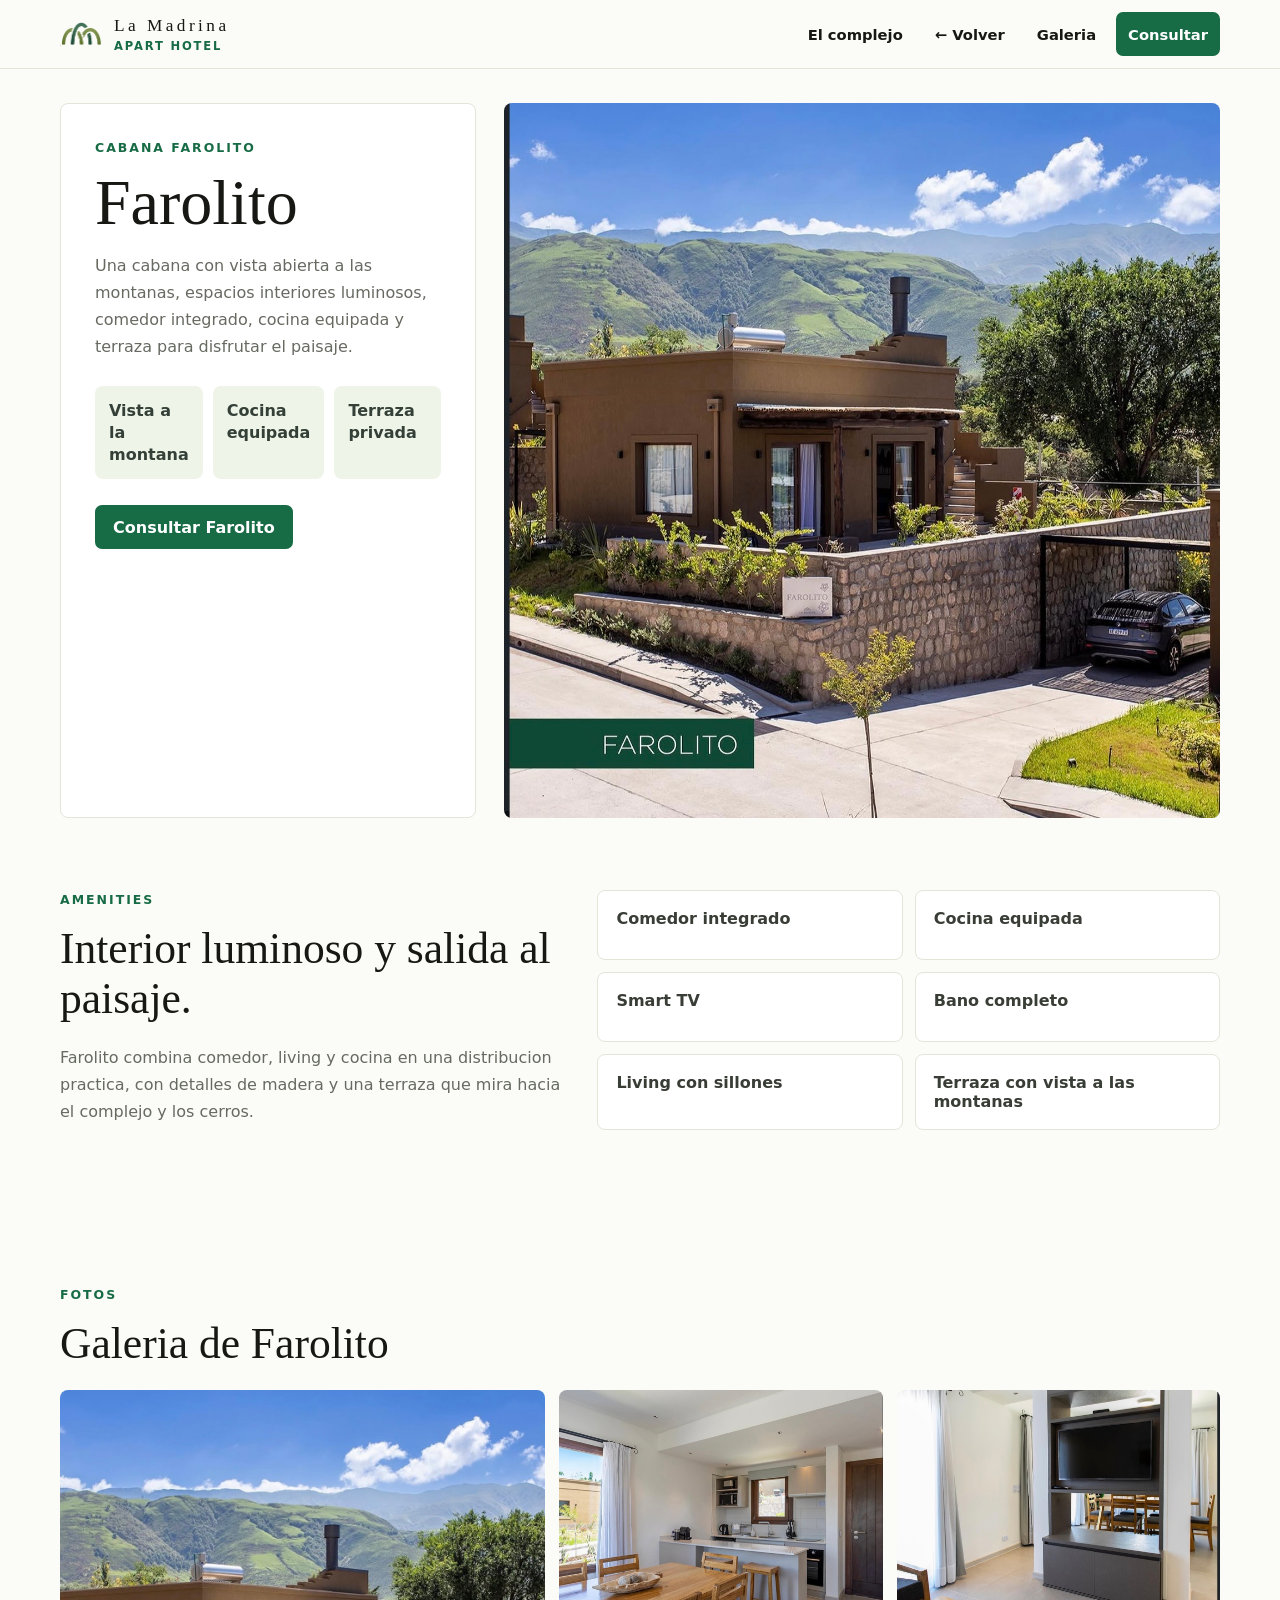
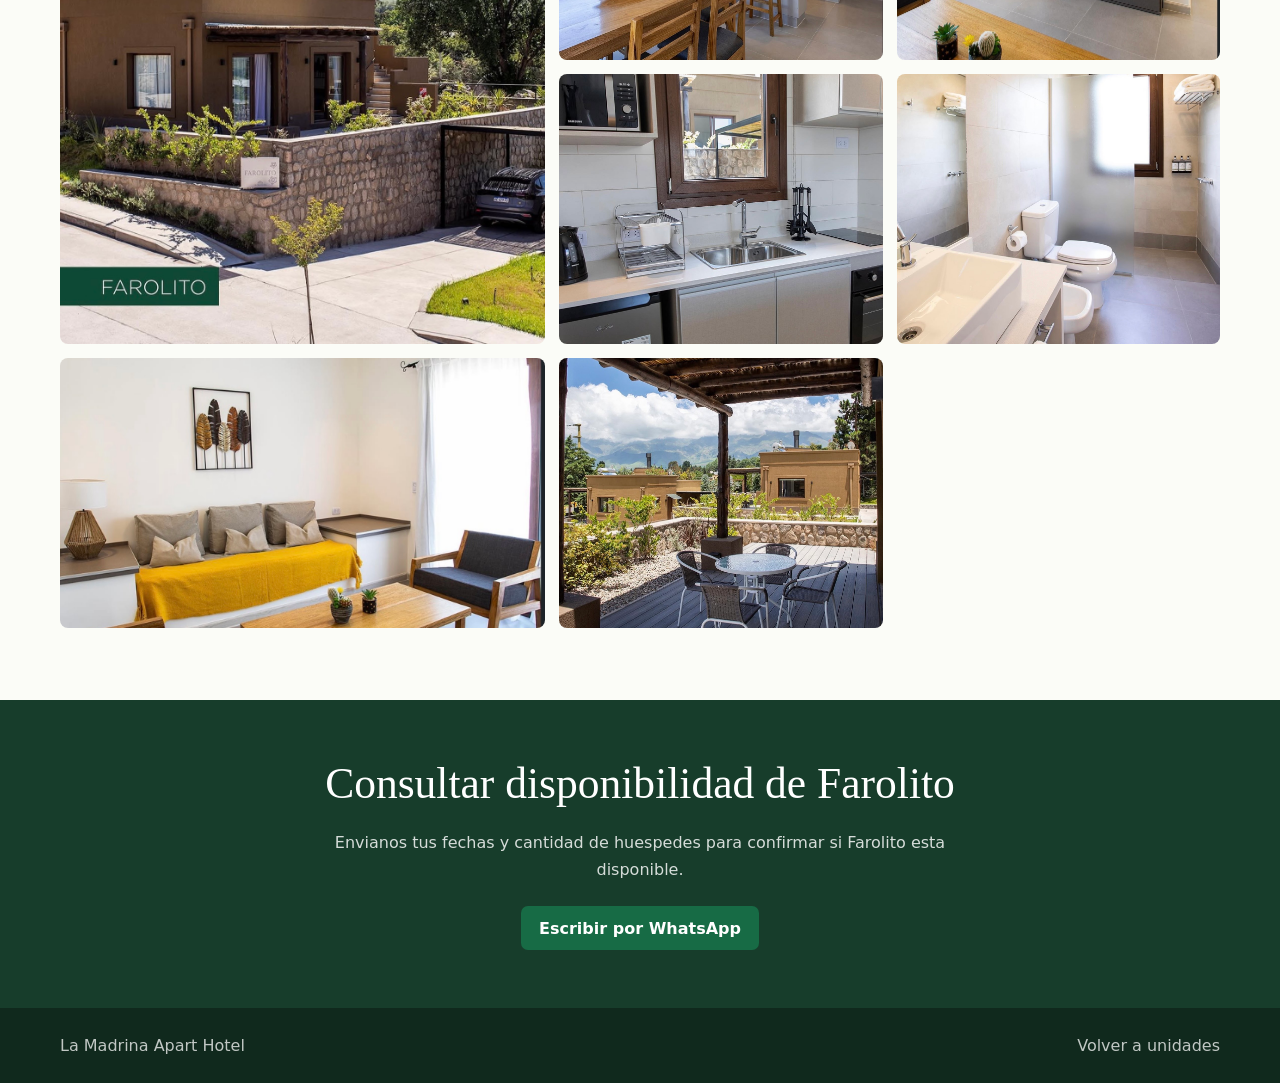
<file: cabanas/farolito.html>
<!doctype html>
<html lang="es">
  <head>
    <meta charset="utf-8">
    <meta name="viewport" content="width=device-width, initial-scale=1">
    <title>Cabana Farolito | La Madrina</title>
    <style>
      :root {
        --green: #176b45;
        --ink: #171713;
        --muted: #676a61;
        --line: #e1e6d8;
        --paper: #fbfcf7;
        --white: #fff;
        --sage: #eef4e8;
      }
      * { box-sizing: border-box; }
      html { scroll-behavior: smooth; }
      body {
        margin: 0;
        font-family: Inter, ui-sans-serif, system-ui, -apple-system, BlinkMacSystemFont, "Segoe UI", sans-serif;
        color: var(--ink);
        background: var(--paper);
      }
      a { color: inherit; text-decoration: none; }
      img { display: block; width: 100%; }
      .nav {
        position: sticky;
        top: 0;
        z-index: 10;
        min-height: 68px;
        display: flex;
        align-items: center;
        justify-content: space-between;
        gap: 18px;
        padding: 12px max(18px, calc((100vw - 1160px) / 2));
        border-bottom: 1px solid var(--line);
        background: rgba(251, 252, 247, 0.94);
        backdrop-filter: blur(14px);
      }
      .brand-name {
        display: block;
        font-family: Georgia, "Times New Roman", serif;
        letter-spacing: 0.2em;
        font-size: 1.08rem;
      }
      .brand-type {
        display: block;
        margin-top: 2px;
        color: var(--green);
        font-size: 0.72rem;
        font-weight: 800;
        letter-spacing: 0.16em;
        text-transform: uppercase;
      }
      .nav-links { display: flex; align-items: center; gap: 8px; flex-wrap: wrap; justify-content: end; }
      .nav-links a { padding: 10px 12px; border-radius: 7px; font-size: 0.92rem; font-weight: 750; }
      .nav-links a:hover { background: var(--sage); color: var(--green); }
      .brand { display: flex; align-items: center; gap: 12px; min-width: 0; }
      .brand-logo { width: 42px; height: 34px; object-fit: contain; flex: 0 0 auto; }
      .brand-text { display: grid; gap: 1px; min-width: 0; }
      .button {
        display: inline-flex;
        align-items: center;
        justify-content: center;
        min-height: 44px;
        padding: 0 18px;
        border-radius: 7px;
        background: var(--green);
        color: var(--white);
        font-weight: 850;
      }
      .page-hero {
        width: min(1160px, calc(100% - 36px));
        margin: 34px auto 0;
        display: grid;
        grid-template-columns: minmax(280px, 0.58fr) minmax(0, 1fr);
        gap: 28px;
        align-items: stretch;
      }
      .hero-copy {
        padding: 34px;
        border: 1px solid var(--line);
        border-radius: 8px;
        background: var(--white);
      }
      .kicker {
        margin: 0 0 12px;
        color: var(--green);
        font-size: 0.78rem;
        font-weight: 900;
        letter-spacing: 0.16em;
        text-transform: uppercase;
      }
      h1, h2, h3, p { margin-top: 0; }
      h1, h2, h3 { font-family: Georgia, "Times New Roman", serif; font-weight: 500; }
      h1 { margin-bottom: 18px; font-size: clamp(2.4rem, 5vw, 4.4rem); line-height: 1; }
      h2 { margin-bottom: 22px; font-size: clamp(1.9rem, 3.4vw, 3rem); }
      p { color: var(--muted); line-height: 1.68; }
      .hero-media img {
        height: 100%;
        min-height: 470px;
        object-fit: cover;
        border-radius: 8px;
      }
      .meta {
        display: grid;
        grid-template-columns: repeat(3, 1fr);
        gap: 10px;
        margin: 26px 0;
      }
      .meta span {
        min-height: 78px;
        padding: 14px;
        border-radius: 8px;
        background: var(--sage);
        color: #344037;
        font-weight: 800;
        line-height: 1.35;
      }
      .section { padding: 72px 18px; }
      .inner { width: min(1160px, 100%); margin: 0 auto; }
      .two-col { display: grid; grid-template-columns: 0.9fr 1.1fr; gap: 28px; align-items: start; }
      .amenities {
        display: grid;
        grid-template-columns: repeat(2, minmax(0, 1fr));
        gap: 12px;
        margin: 0;
        padding: 0;
        list-style: none;
      }
      .amenities li {
        min-height: 70px;
        padding: 18px;
        border: 1px solid var(--line);
        border-radius: 8px;
        background: var(--white);
        color: #383d35;
        font-weight: 700;
      }
      .gallery {
        display: grid;
        grid-template-columns: 1.2fr 0.8fr 0.8fr;
        grid-auto-rows: 270px;
        gap: 14px;
      }
      .gallery img {
        height: 100%;
        object-fit: cover;
        border-radius: 8px;
      }
      .gallery img:first-child {
        grid-row: span 2;
      }
      .cta {
        padding: 58px 18px;
        background: #173d2b;
        color: var(--white);
        text-align: center;
      }
      .cta p { width: min(620px, 100%); margin: 0 auto 22px; color: rgba(255,255,255,.82); }
      footer { padding: 28px 18px; background: #10291d; color: rgba(255,255,255,.74); }
      .footer-inner { width: min(1160px,100%); margin: 0 auto; display: flex; justify-content: space-between; gap: 14px; flex-wrap: wrap; }
      @media (max-width: 860px) {
        .page-hero, .two-col { grid-template-columns: 1fr; }
        .hero-media img { min-height: 320px; }
        .meta, .amenities, .gallery { grid-template-columns: 1fr; }
        .gallery { grid-auto-rows: minmax(260px, 38vh); }
        .gallery img:first-child { grid-row: auto; }
        .nav { align-items: flex-start; flex-direction: column; }
      }
      @media (max-width: 560px) {
        .page-hero { width: calc(100% - 28px); margin-top: 18px; }
        .hero-copy { padding: 24px; }
        .button { width: 100%; text-align: center; }
      }
    </style>
  </head>
  <body>
    <header class="nav">
      <a class="brand" href="../index.html">
        <img class="brand-logo" src="../assets/la-madrina-mark.png" alt="">
        <span class="brand-text">
          <span class="brand-name">La Madrina</span>
          <span class="brand-type">Apart Hotel</span>
        </span>
      </a>
      <div class="nav-links">
        <a href="../index.html#complejo">El complejo</a>
        <a class="back-link" href="../unidades.html">← Volver</a>
        <a href="../index.html#galeria">Galeria</a>
        <a class="button" data-whatsapp href="#">Consultar</a>
      </div>
    </header>

    <main>
      <section class="page-hero">
        <div class="hero-copy">
          <p class="kicker">Cabana Farolito</p>
          <h1>Farolito</h1>
          <p>
            Una cabana con vista abierta a las montanas, espacios interiores luminosos,
            comedor integrado, cocina equipada y terraza para disfrutar el paisaje.
          </p>
          <div class="meta">
            <span>Vista a la montana</span>
            <span>Cocina equipada</span>
            <span>Terraza privada</span>
          </div>
          <a class="button" data-whatsapp href="#">Consultar Farolito</a>
        </div>
        <div class="hero-media">
          <img src="../assets/farolito-exterior.jpeg" alt="Exterior de la cabana Farolito">
        </div>
      </section>

      <section class="section">
        <div class="inner two-col">
          <div>
            <p class="kicker">Amenities</p>
            <h2>Interior luminoso y salida al paisaje.</h2>
            <p>
              Farolito combina comedor, living y cocina en una distribucion practica,
              con detalles de madera y una terraza que mira hacia el complejo y los cerros.
            </p>
          </div>
          <ul class="amenities">
            <li>Comedor integrado</li>
            <li>Cocina equipada</li>
            <li>Smart TV</li>
            <li>Bano completo</li>
            <li>Living con sillones</li>
            <li>Terraza con vista a las montanas</li>
          </ul>
        </div>
      </section>

      <section class="section" id="fotos">
        <div class="inner">
          <p class="kicker">Fotos</p>
          <h2>Galeria de Farolito</h2>
          <div class="gallery">
            <img src="../assets/farolito-exterior.jpeg" alt="Exterior de Farolito">
            <img src="../assets/farolito-comedor-cocina.jpeg" alt="Comedor y cocina de Farolito">
            <img src="../assets/farolito-tv.jpeg" alt="TV y living de Farolito">
            <img src="../assets/farolito-cocina.jpeg" alt="Cocina equipada de Farolito">
            <img src="../assets/farolito-bano.jpeg" alt="Bano completo de Farolito">
            <img src="../assets/farolito-living.jpeg" alt="Living de Farolito">
            <img src="../assets/farolito-terraza.jpeg" alt="Terraza de Farolito">
          </div>
        </div>
      </section>

      <section class="cta">
        <h2>Consultar disponibilidad de Farolito</h2>
        <p>Envianos tus fechas y cantidad de huespedes para confirmar si Farolito esta disponible.</p>
        <a class="button" data-whatsapp href="#">Escribir por WhatsApp</a>
      </section>
    </main>

    <footer>
      <div class="footer-inner">
        <span>La Madrina Apart Hotel</span>
        <span><a href="../unidades.html">Volver a unidades</a></span>
      </div>
    </footer>

    <script>
      const whatsappText = "Hola! Quisiera consultar disponibilidad para la cabana Farolito de La Madrina.";
      const whatsappUrl = `https://wa.me/?text=${encodeURIComponent(whatsappText)}`;
      document.querySelectorAll("[data-whatsapp]").forEach((link) => {
        link.href = whatsappUrl;
        link.target = "_blank";
        link.rel = "noreferrer";
      });
    </script>
  </body>
</html>
</file>
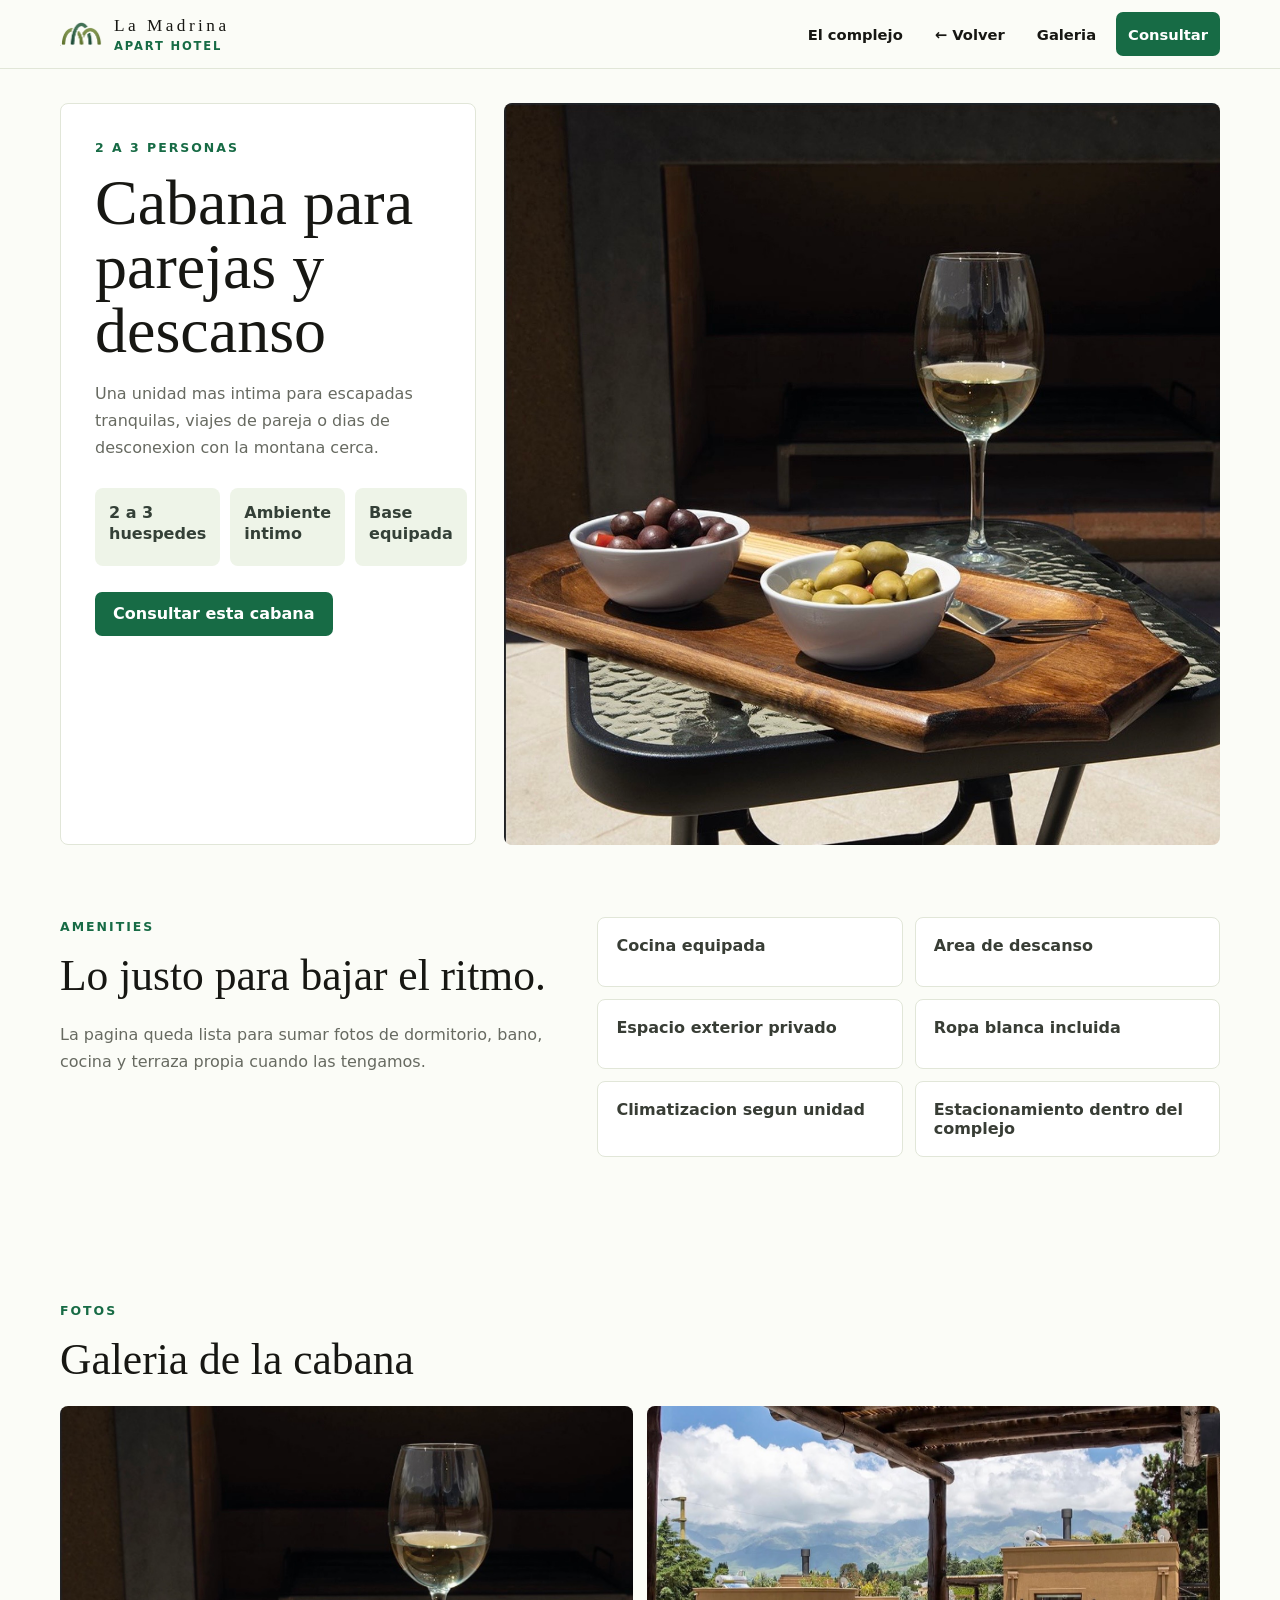
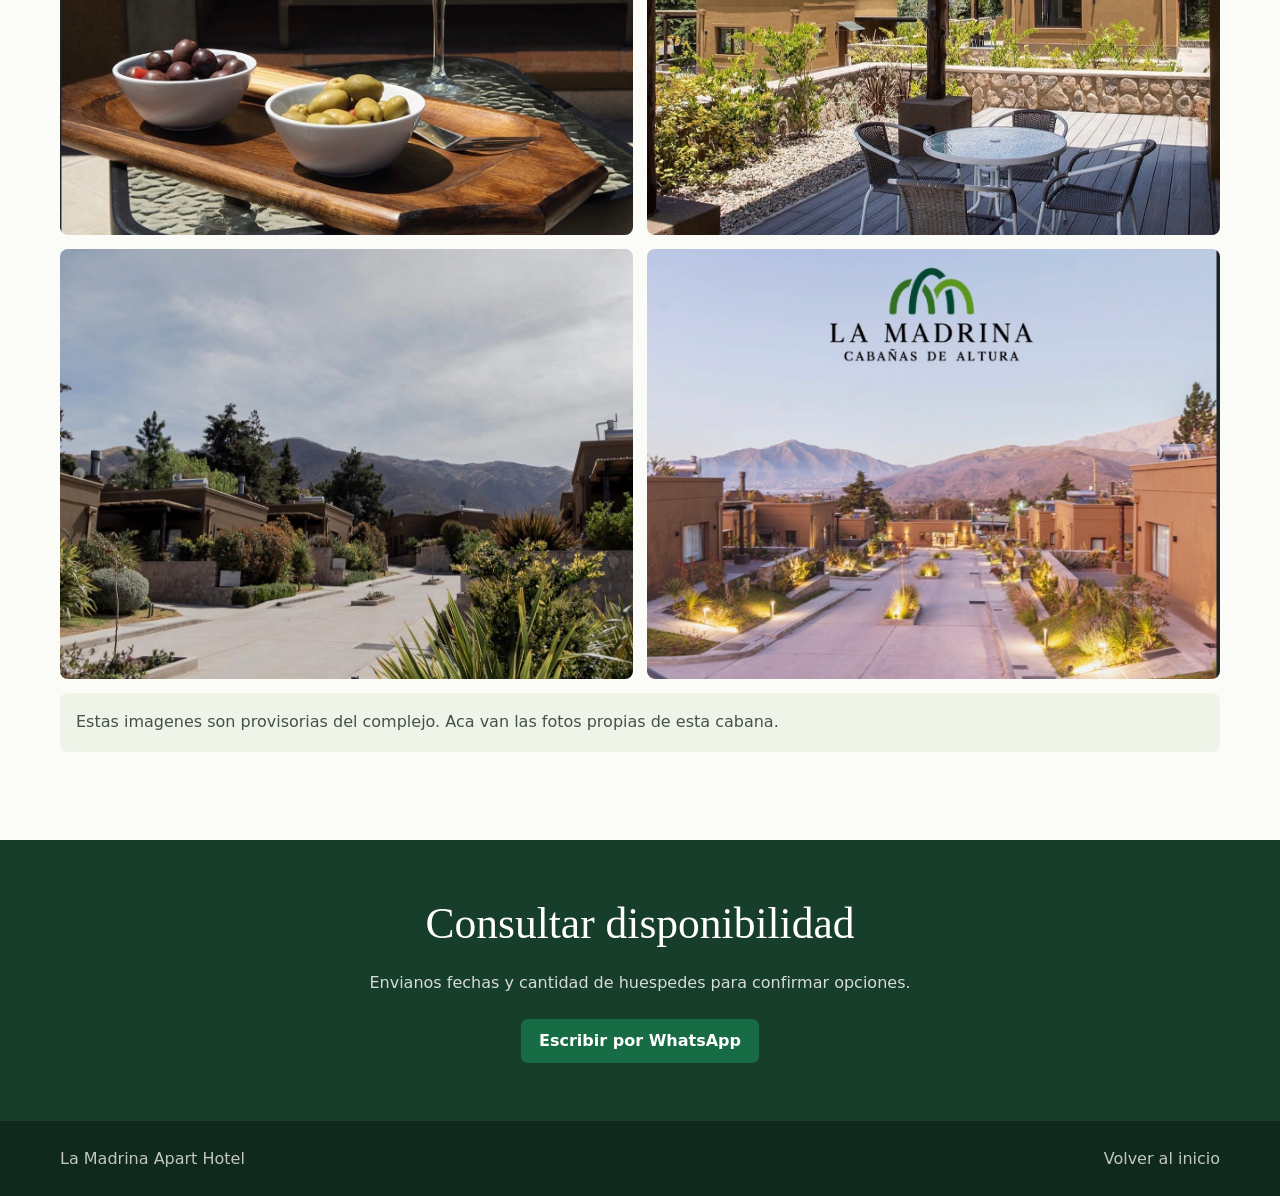
<file: cabanas/parejas-descanso.html>
<!doctype html>
<html lang="es">
  <head>
    <meta charset="utf-8">
    <meta name="viewport" content="width=device-width, initial-scale=1">
    <title>Cabana para parejas | La Madrina</title>
    <style>
      :root { --green:#176b45; --ink:#171713; --muted:#676a61; --line:#e1e6d8; --paper:#fbfcf7; --white:#fff; --sage:#eef4e8; }
      * { box-sizing:border-box; } html { scroll-behavior:smooth; }
      body { margin:0; font-family:Inter, ui-sans-serif, system-ui, -apple-system, BlinkMacSystemFont, "Segoe UI", sans-serif; color:var(--ink); background:var(--paper); }
      a { color:inherit; text-decoration:none; } img { display:block; width:100%; }
      .nav { position:sticky; top:0; z-index:10; min-height:68px; display:flex; align-items:center; justify-content:space-between; gap:18px; padding:12px max(18px, calc((100vw - 1160px) / 2)); border-bottom:1px solid var(--line); background:rgba(251,252,247,.94); backdrop-filter:blur(14px); }
      .brand-name { display:block; font-family:Georgia, "Times New Roman", serif; letter-spacing:.2em; font-size:1.08rem; }
      .brand-type { display:block; margin-top:2px; color:var(--green); font-size:.72rem; font-weight:800; letter-spacing:.16em; text-transform:uppercase; }
      .brand { display:flex; align-items:center; gap:12px; min-width:0; }
      .brand-logo { width:42px; height:34px; object-fit:contain; flex:0 0 auto; }
      .brand-text { display:grid; gap:1px; min-width:0; }
      .nav-links { display:flex; align-items:center; gap:8px; flex-wrap:wrap; justify-content:end; }
      .nav-links a { padding:10px 12px; border-radius:7px; font-size:.92rem; font-weight:750; }
      .nav-links a:hover { background:var(--sage); color:var(--green); }
      .button { display:inline-flex; align-items:center; justify-content:center; min-height:44px; padding:0 18px; border-radius:7px; background:var(--green); color:var(--white); font-weight:850; }
      .page-hero { width:min(1160px, calc(100% - 36px)); margin:34px auto 0; display:grid; grid-template-columns:minmax(280px,.58fr) minmax(0,1fr); gap:28px; align-items:stretch; }
      .hero-copy { padding:34px; border:1px solid var(--line); border-radius:8px; background:var(--white); }
      .kicker { margin:0 0 12px; color:var(--green); font-size:.78rem; font-weight:900; letter-spacing:.16em; text-transform:uppercase; }
      h1,h2,h3,p { margin-top:0; } h1,h2,h3 { font-family:Georgia, "Times New Roman", serif; font-weight:500; }
      h1 { margin-bottom:18px; font-size:clamp(2.4rem,5vw,4.4rem); line-height:1; } h2 { margin-bottom:22px; font-size:clamp(1.9rem,3.4vw,3rem); } h3 { margin-bottom:8px; font-size:1.32rem; }
      p { color:var(--muted); line-height:1.68; }
      .hero-media img { height:100%; min-height:470px; object-fit:cover; border-radius:8px; }
      .meta { display:grid; grid-template-columns:repeat(3,1fr); gap:10px; margin:26px 0; }
      .meta span { min-height:78px; padding:14px; border-radius:8px; background:var(--sage); color:#344037; font-weight:800; line-height:1.35; }
      .section { padding:72px 18px; } .inner { width:min(1160px,100%); margin:0 auto; }
      .two-col { display:grid; grid-template-columns:.9fr 1.1fr; gap:28px; align-items:start; }
      .amenities { display:grid; grid-template-columns:repeat(2,minmax(0,1fr)); gap:12px; margin:0; padding:0; list-style:none; }
      .amenities li { min-height:70px; padding:18px; border:1px solid var(--line); border-radius:8px; background:var(--white); color:#383d35; font-weight:700; }
      .gallery { display:grid; grid-template-columns:1fr 1fr; gap:14px; }
      .gallery img { aspect-ratio:4/3; object-fit:cover; border-radius:8px; }
      .note { margin-top:14px; padding:16px; border-radius:8px; background:var(--sage); color:#465246; }
      .cta { padding:58px 18px; background:#173d2b; color:var(--white); text-align:center; }
      .cta p { width:min(620px,100%); margin:0 auto 22px; color:rgba(255,255,255,.82); }
      footer { padding:28px 18px; background:#10291d; color:rgba(255,255,255,.74); }
      .footer-inner { width:min(1160px,100%); margin:0 auto; display:flex; justify-content:space-between; gap:14px; flex-wrap:wrap; }
      @media (max-width:820px) { .page-hero,.two-col { grid-template-columns:1fr; } .hero-media img { min-height:320px; } .meta,.amenities,.gallery { grid-template-columns:1fr; } .nav { align-items:flex-start; flex-direction:column; } }
    </style>
  </head>
  <body>
    <header class="nav">
      <a class="brand" href="../index.html"><img class="brand-logo" src="../assets/la-madrina-mark.png" alt=""><span class="brand-text"><span class="brand-name">La Madrina</span><span class="brand-type">Apart Hotel</span></span></a>
      <div class="nav-links">
        <a href="../index.html#complejo">El complejo</a>
        <a class="back-link" href="../unidades.html">← Volver</a>
        <a href="../index.html#galeria">Galeria</a>
        <a class="button" data-whatsapp href="#">Consultar</a>
      </div>
    </header>
    <main>
      <section class="page-hero">
        <div class="hero-copy">
          <p class="kicker">2 a 3 personas</p>
          <h1>Cabana para parejas y descanso</h1>
          <p>Una unidad mas intima para escapadas tranquilas, viajes de pareja o dias de desconexion con la montana cerca.</p>
          <div class="meta"><span>2 a 3 huespedes</span><span>Ambiente intimo</span><span>Base equipada</span></div>
          <a class="button" data-whatsapp href="#">Consultar esta cabana</a>
        </div>
        <div class="hero-media"><img src="../assets/la-madrina-vino.jpeg" alt="Detalle de descanso en La Madrina"></div>
      </section>
      <section class="section">
        <div class="inner two-col">
          <div>
            <p class="kicker">Amenities</p>
            <h2>Lo justo para bajar el ritmo.</h2>
            <p>La pagina queda lista para sumar fotos de dormitorio, bano, cocina y terraza propia cuando las tengamos.</p>
          </div>
          <ul class="amenities">
            <li>Cocina equipada</li>
            <li>Area de descanso</li>
            <li>Espacio exterior privado</li>
            <li>Ropa blanca incluida</li>
            <li>Climatizacion segun unidad</li>
            <li>Estacionamiento dentro del complejo</li>
          </ul>
        </div>
      </section>
      <section class="section" id="fotos">
        <div class="inner">
          <p class="kicker">Fotos</p>
          <h2>Galeria de la cabana</h2>
          <div class="gallery">
            <img src="../assets/la-madrina-vino.jpeg" alt="Momento de descanso">
            <img src="../assets/la-madrina-terraza.jpeg" alt="Terraza privada">
            <img src="../assets/la-madrina-complejo-dia.jpeg" alt="Vista del complejo">
            <img src="../assets/la-madrina-complejo-atardecer.jpeg" alt="Atardecer en La Madrina">
          </div>
          <p class="note">Estas imagenes son provisorias del complejo. Aca van las fotos propias de esta cabana.</p>
        </div>
      </section>
      <section class="cta"><h2>Consultar disponibilidad</h2><p>Envianos fechas y cantidad de huespedes para confirmar opciones.</p><a class="button" data-whatsapp href="#">Escribir por WhatsApp</a></section>
    </main>
    <footer><div class="footer-inner"><span>La Madrina Apart Hotel</span><span><a href="../index.html">Volver al inicio</a></span></div></footer>
    <script>
      const whatsappText = "Hola! Quisiera consultar disponibilidad para la cabana de pareja de La Madrina.";
      const whatsappUrl = `https://wa.me/?text=${encodeURIComponent(whatsappText)}`;
      document.querySelectorAll("[data-whatsapp]").forEach((link) => { link.href = whatsappUrl; link.target = "_blank"; link.rel = "noreferrer"; });
    </script>
  </body>
</html>
</file>
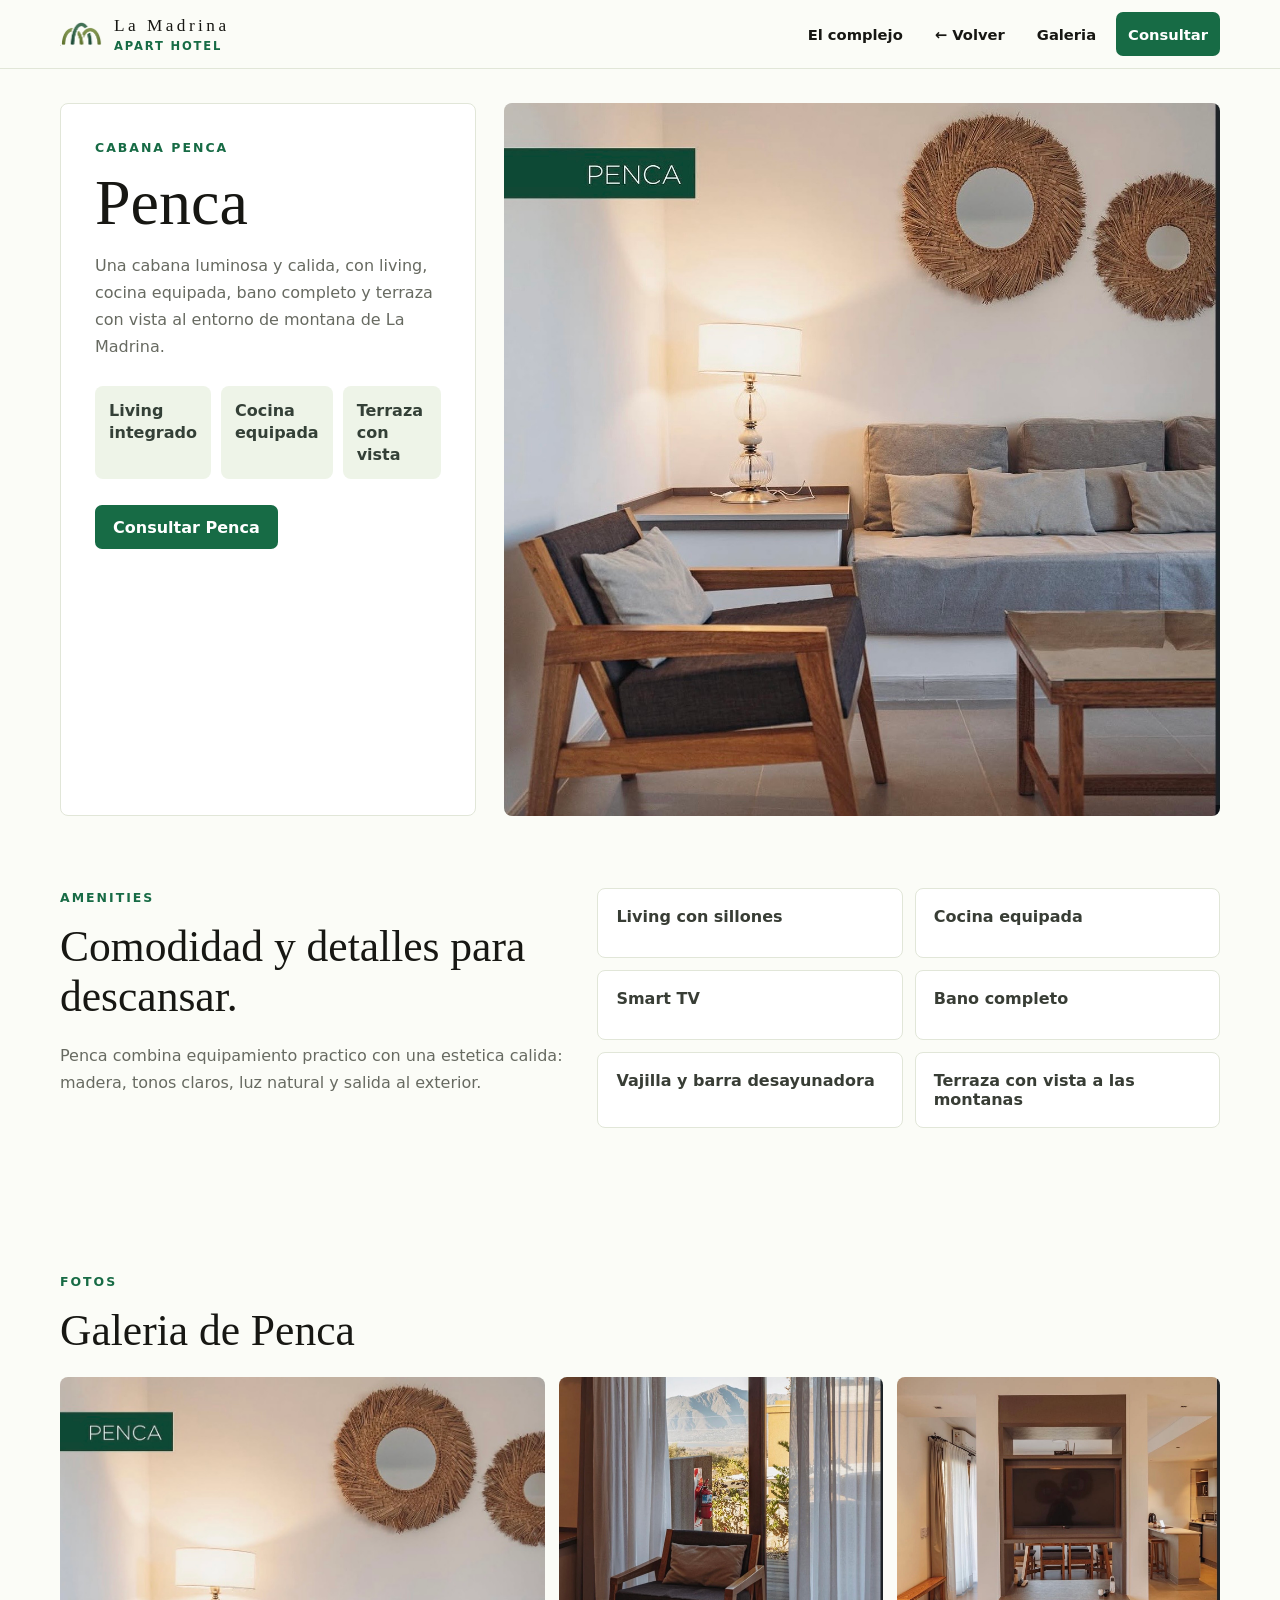
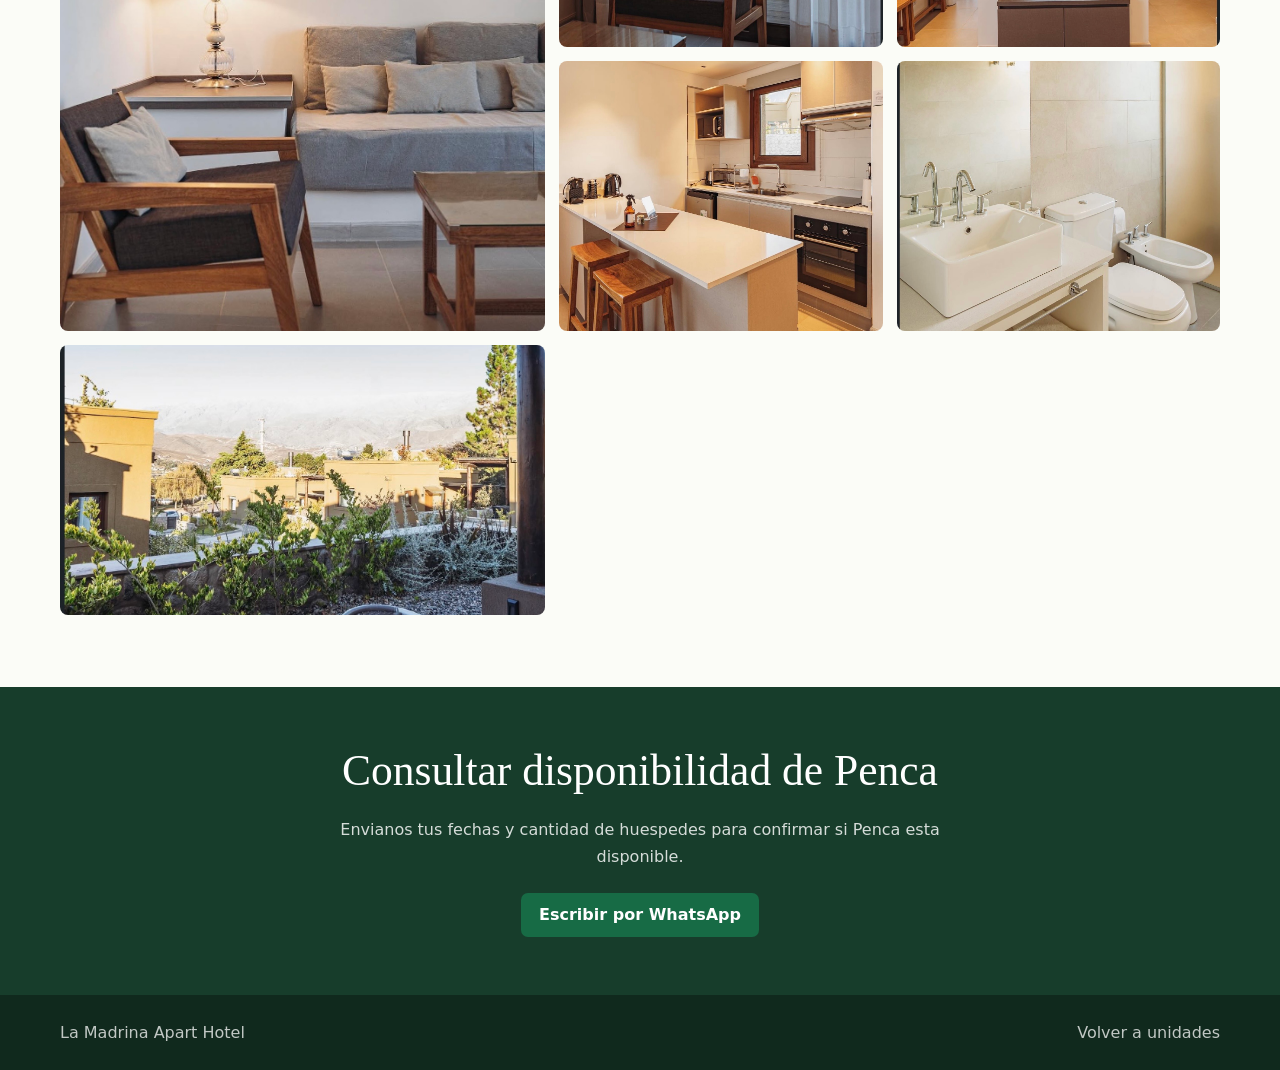
<file: cabanas/penca.html>
<!doctype html>
<html lang="es">
  <head>
    <meta charset="utf-8">
    <meta name="viewport" content="width=device-width, initial-scale=1">
    <title>Cabana Penca | La Madrina</title>
    <style>
      :root {
        --green: #176b45;
        --ink: #171713;
        --muted: #676a61;
        --line: #e1e6d8;
        --paper: #fbfcf7;
        --white: #fff;
        --sage: #eef4e8;
      }
      * { box-sizing: border-box; }
      html { scroll-behavior: smooth; }
      body {
        margin: 0;
        font-family: Inter, ui-sans-serif, system-ui, -apple-system, BlinkMacSystemFont, "Segoe UI", sans-serif;
        color: var(--ink);
        background: var(--paper);
      }
      a { color: inherit; text-decoration: none; }
      img { display: block; width: 100%; }
      .nav {
        position: sticky;
        top: 0;
        z-index: 10;
        min-height: 68px;
        display: flex;
        align-items: center;
        justify-content: space-between;
        gap: 18px;
        padding: 12px max(18px, calc((100vw - 1160px) / 2));
        border-bottom: 1px solid var(--line);
        background: rgba(251, 252, 247, 0.94);
        backdrop-filter: blur(14px);
      }
      .brand-name {
        display: block;
        font-family: Georgia, "Times New Roman", serif;
        letter-spacing: 0.2em;
        font-size: 1.08rem;
      }
      .brand-type {
        display: block;
        margin-top: 2px;
        color: var(--green);
        font-size: 0.72rem;
        font-weight: 800;
        letter-spacing: 0.16em;
        text-transform: uppercase;
      }
      .nav-links { display: flex; align-items: center; gap: 8px; flex-wrap: wrap; justify-content: end; }
      .nav-links a { padding: 10px 12px; border-radius: 7px; font-size: 0.92rem; font-weight: 750; }
      .nav-links a:hover { background: var(--sage); color: var(--green); }
      .brand { display: flex; align-items: center; gap: 12px; min-width: 0; }
      .brand-logo { width: 42px; height: 34px; object-fit: contain; flex: 0 0 auto; }
      .brand-text { display: grid; gap: 1px; min-width: 0; }
      .button {
        display: inline-flex;
        align-items: center;
        justify-content: center;
        min-height: 44px;
        padding: 0 18px;
        border-radius: 7px;
        background: var(--green);
        color: var(--white);
        font-weight: 850;
      }
      .button.secondary { background: var(--white); color: var(--green); border: 1px solid rgba(23, 107, 69, 0.22); }
      .page-hero {
        width: min(1160px, calc(100% - 36px));
        margin: 34px auto 0;
        display: grid;
        grid-template-columns: minmax(280px, 0.58fr) minmax(0, 1fr);
        gap: 28px;
        align-items: stretch;
      }
      .hero-copy {
        padding: 34px;
        border: 1px solid var(--line);
        border-radius: 8px;
        background: var(--white);
      }
      .kicker {
        margin: 0 0 12px;
        color: var(--green);
        font-size: 0.78rem;
        font-weight: 900;
        letter-spacing: 0.16em;
        text-transform: uppercase;
      }
      h1, h2, h3, p { margin-top: 0; }
      h1, h2, h3 { font-family: Georgia, "Times New Roman", serif; font-weight: 500; }
      h1 { margin-bottom: 18px; font-size: clamp(2.4rem, 5vw, 4.4rem); line-height: 1; }
      h2 { margin-bottom: 22px; font-size: clamp(1.9rem, 3.4vw, 3rem); }
      h3 { margin-bottom: 8px; font-size: 1.32rem; }
      p { color: var(--muted); line-height: 1.68; }
      .hero-media img {
        height: 100%;
        min-height: 470px;
        object-fit: cover;
        border-radius: 8px;
      }
      .meta {
        display: grid;
        grid-template-columns: repeat(3, 1fr);
        gap: 10px;
        margin: 26px 0;
      }
      .meta span {
        min-height: 78px;
        padding: 14px;
        border-radius: 8px;
        background: var(--sage);
        color: #344037;
        font-weight: 800;
        line-height: 1.35;
      }
      .section { padding: 72px 18px; }
      .inner { width: min(1160px, 100%); margin: 0 auto; }
      .two-col { display: grid; grid-template-columns: 0.9fr 1.1fr; gap: 28px; align-items: start; }
      .amenities {
        display: grid;
        grid-template-columns: repeat(2, minmax(0, 1fr));
        gap: 12px;
        margin: 0;
        padding: 0;
        list-style: none;
      }
      .amenities li {
        min-height: 70px;
        padding: 18px;
        border: 1px solid var(--line);
        border-radius: 8px;
        background: var(--white);
        color: #383d35;
        font-weight: 700;
      }
      .gallery {
        display: grid;
        grid-template-columns: 1.2fr 0.8fr 0.8fr;
        grid-auto-rows: 270px;
        gap: 14px;
      }
      .gallery img {
        height: 100%;
        object-fit: cover;
        border-radius: 8px;
      }
      .gallery img:first-child {
        grid-row: span 2;
      }
      .cta {
        padding: 58px 18px;
        background: #173d2b;
        color: var(--white);
        text-align: center;
      }
      .cta p { width: min(620px, 100%); margin: 0 auto 22px; color: rgba(255,255,255,.82); }
      footer { padding: 28px 18px; background: #10291d; color: rgba(255,255,255,.74); }
      .footer-inner { width: min(1160px,100%); margin: 0 auto; display: flex; justify-content: space-between; gap: 14px; flex-wrap: wrap; }
      @media (max-width: 860px) {
        .page-hero, .two-col { grid-template-columns: 1fr; }
        .hero-media img { min-height: 320px; }
        .meta, .amenities, .gallery { grid-template-columns: 1fr; }
        .gallery { grid-auto-rows: minmax(260px, 38vh); }
        .gallery img:first-child { grid-row: auto; }
        .nav { align-items: flex-start; flex-direction: column; }
      }
      @media (max-width: 560px) {
        .page-hero { width: calc(100% - 28px); margin-top: 18px; }
        .hero-copy { padding: 24px; }
        .button { width: 100%; text-align: center; }
      }
    </style>
  </head>
  <body>
    <header class="nav">
      <a class="brand" href="../index.html">
        <img class="brand-logo" src="../assets/la-madrina-mark.png" alt="">
        <span class="brand-text">
          <span class="brand-name">La Madrina</span>
          <span class="brand-type">Apart Hotel</span>
        </span>
      </a>
      <div class="nav-links">
        <a href="../index.html#complejo">El complejo</a>
        <a class="back-link" href="../unidades.html">← Volver</a>
        <a href="../index.html#galeria">Galeria</a>
        <a class="button" data-whatsapp href="#">Consultar</a>
      </div>
    </header>

    <main>
      <section class="page-hero">
        <div class="hero-copy">
          <p class="kicker">Cabana Penca</p>
          <h1>Penca</h1>
          <p>
            Una cabana luminosa y calida, con living, cocina equipada, bano completo
            y terraza con vista al entorno de montana de La Madrina.
          </p>
          <div class="meta">
            <span>Living integrado</span>
            <span>Cocina equipada</span>
            <span>Terraza con vista</span>
          </div>
          <a class="button" data-whatsapp href="#">Consultar Penca</a>
        </div>
        <div class="hero-media">
          <img src="../assets/penca-living.jpeg" alt="Living de la cabana Penca">
        </div>
      </section>

      <section class="section">
        <div class="inner two-col">
          <div>
            <p class="kicker">Amenities</p>
            <h2>Comodidad y detalles para descansar.</h2>
            <p>
              Penca combina equipamiento practico con una estetica calida: madera,
              tonos claros, luz natural y salida al exterior.
            </p>
          </div>
          <ul class="amenities">
            <li>Living con sillones</li>
            <li>Cocina equipada</li>
            <li>Smart TV</li>
            <li>Bano completo</li>
            <li>Vajilla y barra desayunadora</li>
            <li>Terraza con vista a las montanas</li>
          </ul>
        </div>
      </section>

      <section class="section" id="fotos">
        <div class="inner">
          <p class="kicker">Fotos</p>
          <h2>Galeria de Penca</h2>
          <div class="gallery">
            <img src="../assets/penca-living.jpeg" alt="Living de Penca">
            <img src="../assets/penca-vista-interior.jpeg" alt="Vista desde el interior de Penca">
            <img src="../assets/penca-tv-cocina.jpeg" alt="Smart TV y cocina de Penca">
            <img src="../assets/penca-cocina.jpeg" alt="Cocina equipada de Penca">
            <img src="../assets/penca-bano.jpeg" alt="Bano completo de Penca">
            <img src="../assets/penca-terraza-vista.jpeg" alt="Terraza con vista de Penca">
          </div>
        </div>
      </section>

      <section class="cta">
        <h2>Consultar disponibilidad de Penca</h2>
        <p>Envianos tus fechas y cantidad de huespedes para confirmar si Penca esta disponible.</p>
        <a class="button" data-whatsapp href="#">Escribir por WhatsApp</a>
      </section>
    </main>

    <footer>
      <div class="footer-inner">
        <span>La Madrina Apart Hotel</span>
        <span><a href="../unidades.html">Volver a unidades</a></span>
      </div>
    </footer>

    <script>
      const whatsappText = "Hola! Quisiera consultar disponibilidad para la cabana Penca de La Madrina.";
      const whatsappUrl = `https://wa.me/?text=${encodeURIComponent(whatsappText)}`;
      document.querySelectorAll("[data-whatsapp]").forEach((link) => {
        link.href = whatsappUrl;
        link.target = "_blank";
        link.rel = "noreferrer";
      });
    </script>
  </body>
</html>
</file>
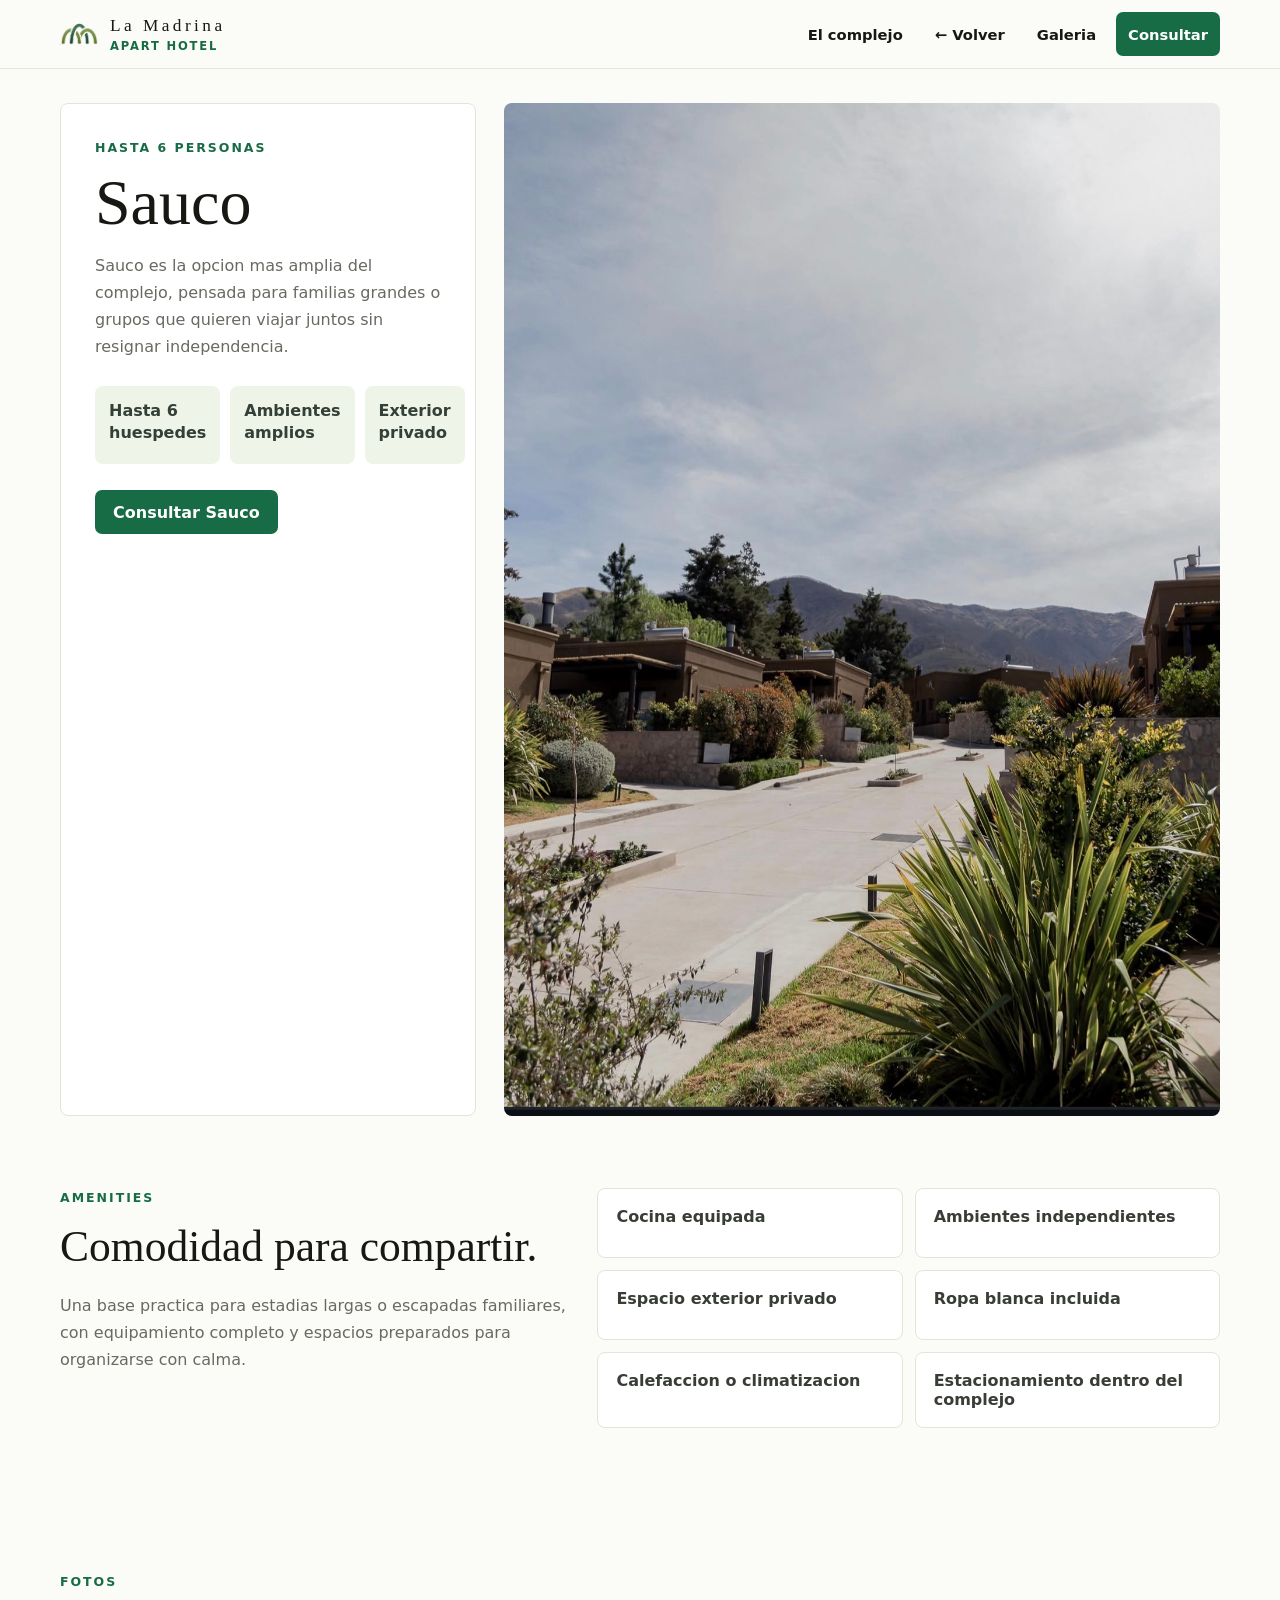
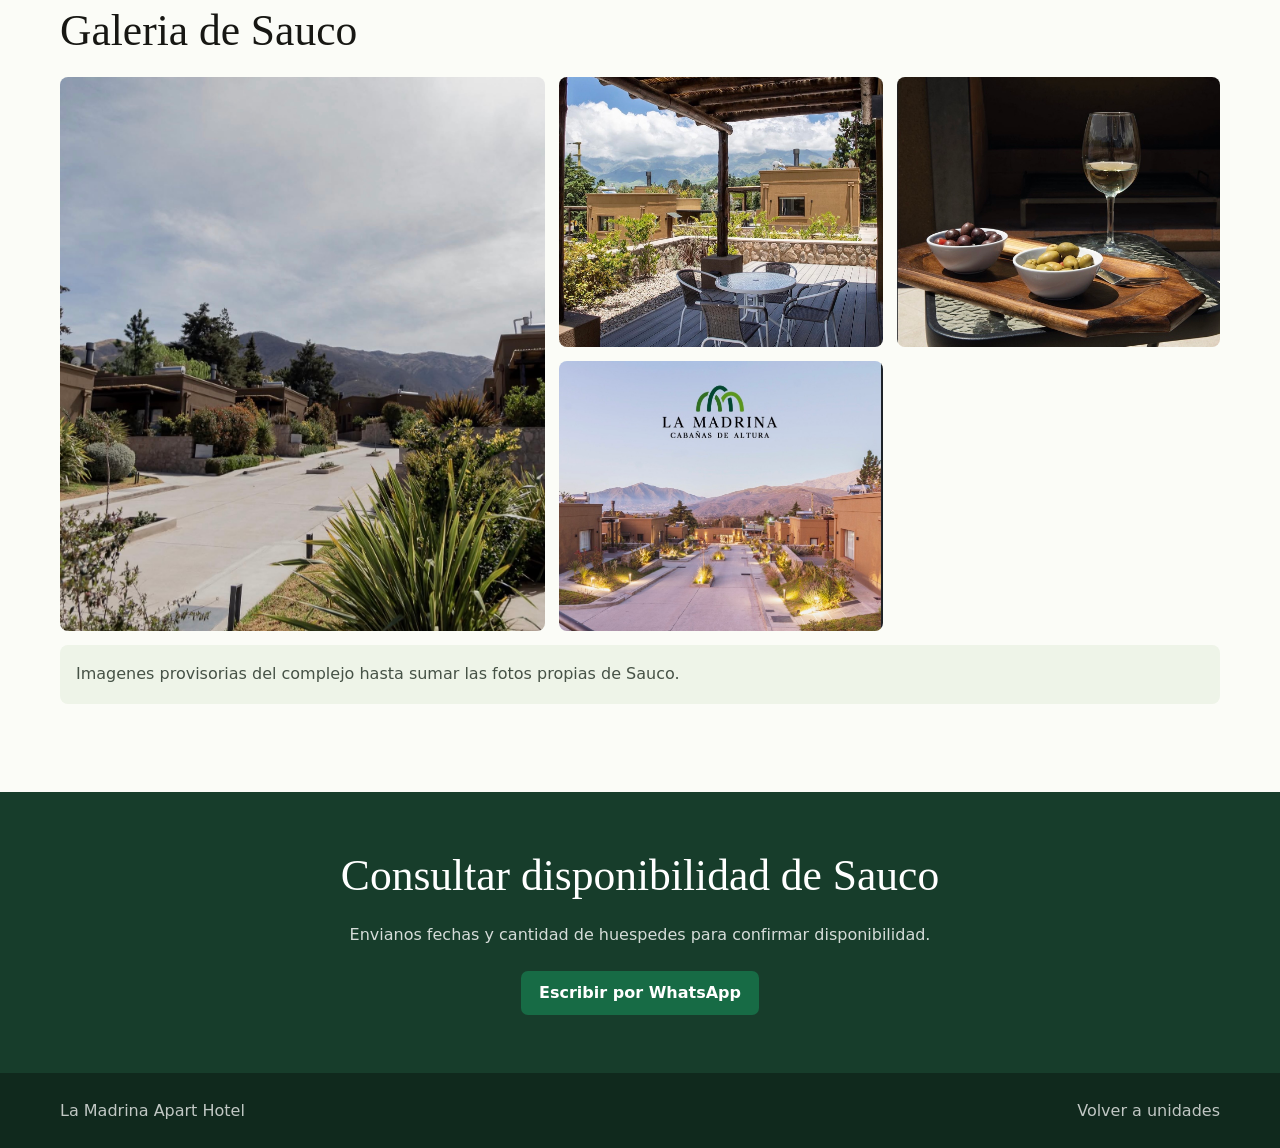
<file: cabanas/sauco.html>
<!doctype html>
<html lang="es">
  <head>
    <meta charset="utf-8">
    <meta name="viewport" content="width=device-width, initial-scale=1">
    <title>Cabana Sauco | La Madrina</title>
    <link rel="stylesheet" href="cabana-detalle.css">
  </head>
  <body data-cabana="Sauco">
    <header class="nav">
      <a class="brand" href="../index.html"><img class="brand-logo" src="../assets/la-madrina-mark.png" alt=""><span class="brand-text"><span class="brand-name">La Madrina</span><span class="brand-type">Apart Hotel</span></span></a>
      <div class="nav-links">
        <a href="../index.html#complejo">El complejo</a>
        <a class="back-link" href="../unidades.html">← Volver</a>
        <a href="../index.html#galeria">Galeria</a>
        <a class="button" data-whatsapp href="#">Consultar</a>
      </div>
    </header>
    <main>
      <section class="page-hero">
        <div class="hero-copy">
          <p class="kicker">Hasta 6 personas</p>
          <h1>Sauco</h1>
          <p>Sauco es la opcion mas amplia del complejo, pensada para familias grandes o grupos que quieren viajar juntos sin resignar independencia.</p>
          <div class="meta"><span>Hasta 6 huespedes</span><span>Ambientes amplios</span><span>Exterior privado</span></div>
          <a class="button" data-whatsapp href="#">Consultar Sauco</a>
        </div>
        <div class="hero-media"><img src="../assets/la-madrina-complejo-dia.jpeg" alt="Vista exterior de La Madrina"></div>
      </section>
      <section class="section">
        <div class="inner two-col">
          <div>
            <p class="kicker">Amenities</p>
            <h2>Comodidad para compartir.</h2>
            <p>Una base practica para estadias largas o escapadas familiares, con equipamiento completo y espacios preparados para organizarse con calma.</p>
          </div>
          <ul class="amenities">
            <li>Cocina equipada</li>
            <li>Ambientes independientes</li>
            <li>Espacio exterior privado</li>
            <li>Ropa blanca incluida</li>
            <li>Calefaccion o climatizacion</li>
            <li>Estacionamiento dentro del complejo</li>
          </ul>
        </div>
      </section>
      <section class="section" id="fotos">
        <div class="inner">
          <p class="kicker">Fotos</p>
          <h2>Galeria de Sauco</h2>
          <div class="gallery">
            <img src="../assets/la-madrina-complejo-dia.jpeg" alt="Exterior del complejo">
            <img src="../assets/la-madrina-terraza.jpeg" alt="Terraza privada">
            <img src="../assets/la-madrina-vino.jpeg" alt="Detalle de descanso">
            <img src="../assets/la-madrina-complejo-atardecer.jpeg" alt="Complejo al atardecer">
          </div>
          <p class="note">Imagenes provisorias del complejo hasta sumar las fotos propias de Sauco.</p>
        </div>
      </section>
      <section class="cta"><h2>Consultar disponibilidad de Sauco</h2><p>Envianos fechas y cantidad de huespedes para confirmar disponibilidad.</p><a class="button" data-whatsapp href="#">Escribir por WhatsApp</a></section>
    </main>
    <footer><div class="footer-inner"><span>La Madrina Apart Hotel</span><span><a href="../unidades.html">Volver a unidades</a></span></div></footer>
    <script src="cabana-detalle.js"></script>
  </body>
</html>
</file>
<file: cabanas/cabana-detalle.css>
:root {
  --green: #176b45;
  --ink: #171713;
  --muted: #676a61;
  --line: #e1e6d8;
  --paper: #fbfcf7;
  --white: #fff;
  --sage: #eef4e8;
}

* {
  box-sizing: border-box;
}

html {
  scroll-behavior: smooth;
}

body {
  margin: 0;
  font-family: Inter, ui-sans-serif, system-ui, -apple-system, BlinkMacSystemFont, "Segoe UI", sans-serif;
  color: var(--ink);
  background: var(--paper);
}

a {
  color: inherit;
  text-decoration: none;
}

img {
  display: block;
  width: 100%;
}

.nav {
  position: sticky;
  top: 0;
  z-index: 10;
  min-height: 68px;
  display: flex;
  align-items: center;
  justify-content: space-between;
  gap: 18px;
  padding: 12px max(18px, calc((100vw - 1160px) / 2));
  border-bottom: 1px solid var(--line);
  background: rgba(251, 252, 247, 0.94);
  backdrop-filter: blur(14px);
}

.brand {
  display: flex;
  align-items: center;
  gap: 12px;
  min-width: 0;
}

.brand-logo {
  width: 38px;
  height: 38px;
  object-fit: contain;
  flex: 0 0 auto;
}

.brand-text {
  display: grid;
  gap: 1px;
  min-width: 0;
}

.brand-name {
  display: block;
  font-family: Georgia, "Times New Roman", serif;
  letter-spacing: 0.2em;
  font-size: 1.08rem;
}

.brand-type {
  display: block;
  margin-top: 2px;
  color: var(--green);
  font-size: 0.72rem;
  font-weight: 800;
  letter-spacing: 0.16em;
  text-transform: uppercase;
}

.nav-links {
  display: flex;
  align-items: center;
  justify-content: end;
  gap: 8px;
  flex-wrap: wrap;
}

.nav-links a {
  padding: 10px 12px;
  border-radius: 7px;
  font-size: 0.92rem;
  font-weight: 750;
}

.nav-links a:hover {
  background: var(--sage);
  color: var(--green);
}

.button {
  display: inline-flex;
  align-items: center;
  justify-content: center;
  min-height: 44px;
  padding: 0 18px;
  border-radius: 7px;
  background: var(--green);
  color: var(--white);
  font-weight: 850;
}

.button.secondary {
  background: var(--white);
  color: var(--green);
  border: 1px solid rgba(23, 107, 69, 0.22);
}

.page-hero {
  width: min(1160px, calc(100% - 36px));
  margin: 34px auto 0;
  display: grid;
  grid-template-columns: minmax(280px, 0.58fr) minmax(0, 1fr);
  gap: 28px;
  align-items: stretch;
}

.hero-copy {
  padding: 34px;
  border: 1px solid var(--line);
  border-radius: 8px;
  background: var(--white);
}

.kicker {
  margin: 0 0 12px;
  color: var(--green);
  font-size: 0.78rem;
  font-weight: 900;
  letter-spacing: 0.16em;
  text-transform: uppercase;
}

h1,
h2,
h3,
p {
  margin-top: 0;
}

h1,
h2,
h3 {
  font-family: Georgia, "Times New Roman", serif;
  font-weight: 500;
}

h1 {
  margin-bottom: 18px;
  font-size: clamp(2.4rem, 5vw, 4.4rem);
  line-height: 1;
}

h2 {
  margin-bottom: 22px;
  font-size: clamp(1.9rem, 3.4vw, 3rem);
}

h3 {
  margin-bottom: 8px;
  font-size: 1.32rem;
}

p {
  color: var(--muted);
  line-height: 1.68;
}

.hero-media img {
  height: 100%;
  min-height: 470px;
  object-fit: cover;
  border-radius: 8px;
}

.meta {
  display: grid;
  grid-template-columns: repeat(3, 1fr);
  gap: 10px;
  margin: 26px 0;
}

.meta span {
  min-height: 78px;
  padding: 14px;
  border-radius: 8px;
  background: var(--sage);
  color: #344037;
  font-weight: 800;
  line-height: 1.35;
}

.section {
  padding: 72px 18px;
}

.inner {
  width: min(1160px, 100%);
  margin: 0 auto;
}

.two-col {
  display: grid;
  grid-template-columns: 0.9fr 1.1fr;
  gap: 28px;
  align-items: start;
}

.amenities {
  display: grid;
  grid-template-columns: repeat(2, minmax(0, 1fr));
  gap: 12px;
  margin: 0;
  padding: 0;
  list-style: none;
}

.amenities li {
  min-height: 70px;
  padding: 18px;
  border: 1px solid var(--line);
  border-radius: 8px;
  background: var(--white);
  color: #383d35;
  font-weight: 700;
}

.gallery {
  display: grid;
  grid-template-columns: 1.2fr 0.8fr 0.8fr;
  grid-auto-rows: 270px;
  gap: 14px;
}

.gallery img {
  height: 100%;
  object-fit: cover;
  border-radius: 8px;
}

.gallery img:first-child {
  grid-row: span 2;
}

.note {
  margin-top: 14px;
  padding: 16px;
  border-radius: 8px;
  background: var(--sage);
  color: #465246;
}

.cta {
  padding: 58px 18px;
  background: #173d2b;
  color: var(--white);
  text-align: center;
}

.cta p {
  width: min(620px, 100%);
  margin: 0 auto 22px;
  color: rgba(255, 255, 255, 0.82);
}

footer {
  padding: 28px 18px;
  background: #10291d;
  color: rgba(255, 255, 255, 0.74);
}

.footer-inner {
  width: min(1160px, 100%);
  margin: 0 auto;
  display: flex;
  justify-content: space-between;
  gap: 14px;
  flex-wrap: wrap;
}

@media (max-width: 860px) {
  .page-hero,
  .two-col {
    grid-template-columns: 1fr;
  }

  .hero-media img {
    min-height: 320px;
  }

  .meta,
  .amenities,
  .gallery {
    grid-template-columns: 1fr;
  }

  .gallery {
    grid-auto-rows: minmax(260px, 38vh);
  }

  .gallery img:first-child {
    grid-row: auto;
  }

  .nav {
    align-items: flex-start;
    flex-direction: column;
  }
}

@media (max-width: 560px) {
  .page-hero {
    width: calc(100% - 28px);
    margin-top: 18px;
  }

  .hero-copy {
    padding: 24px;
  }

  .button {
    width: 100%;
    text-align: center;
  }
}
</file>
